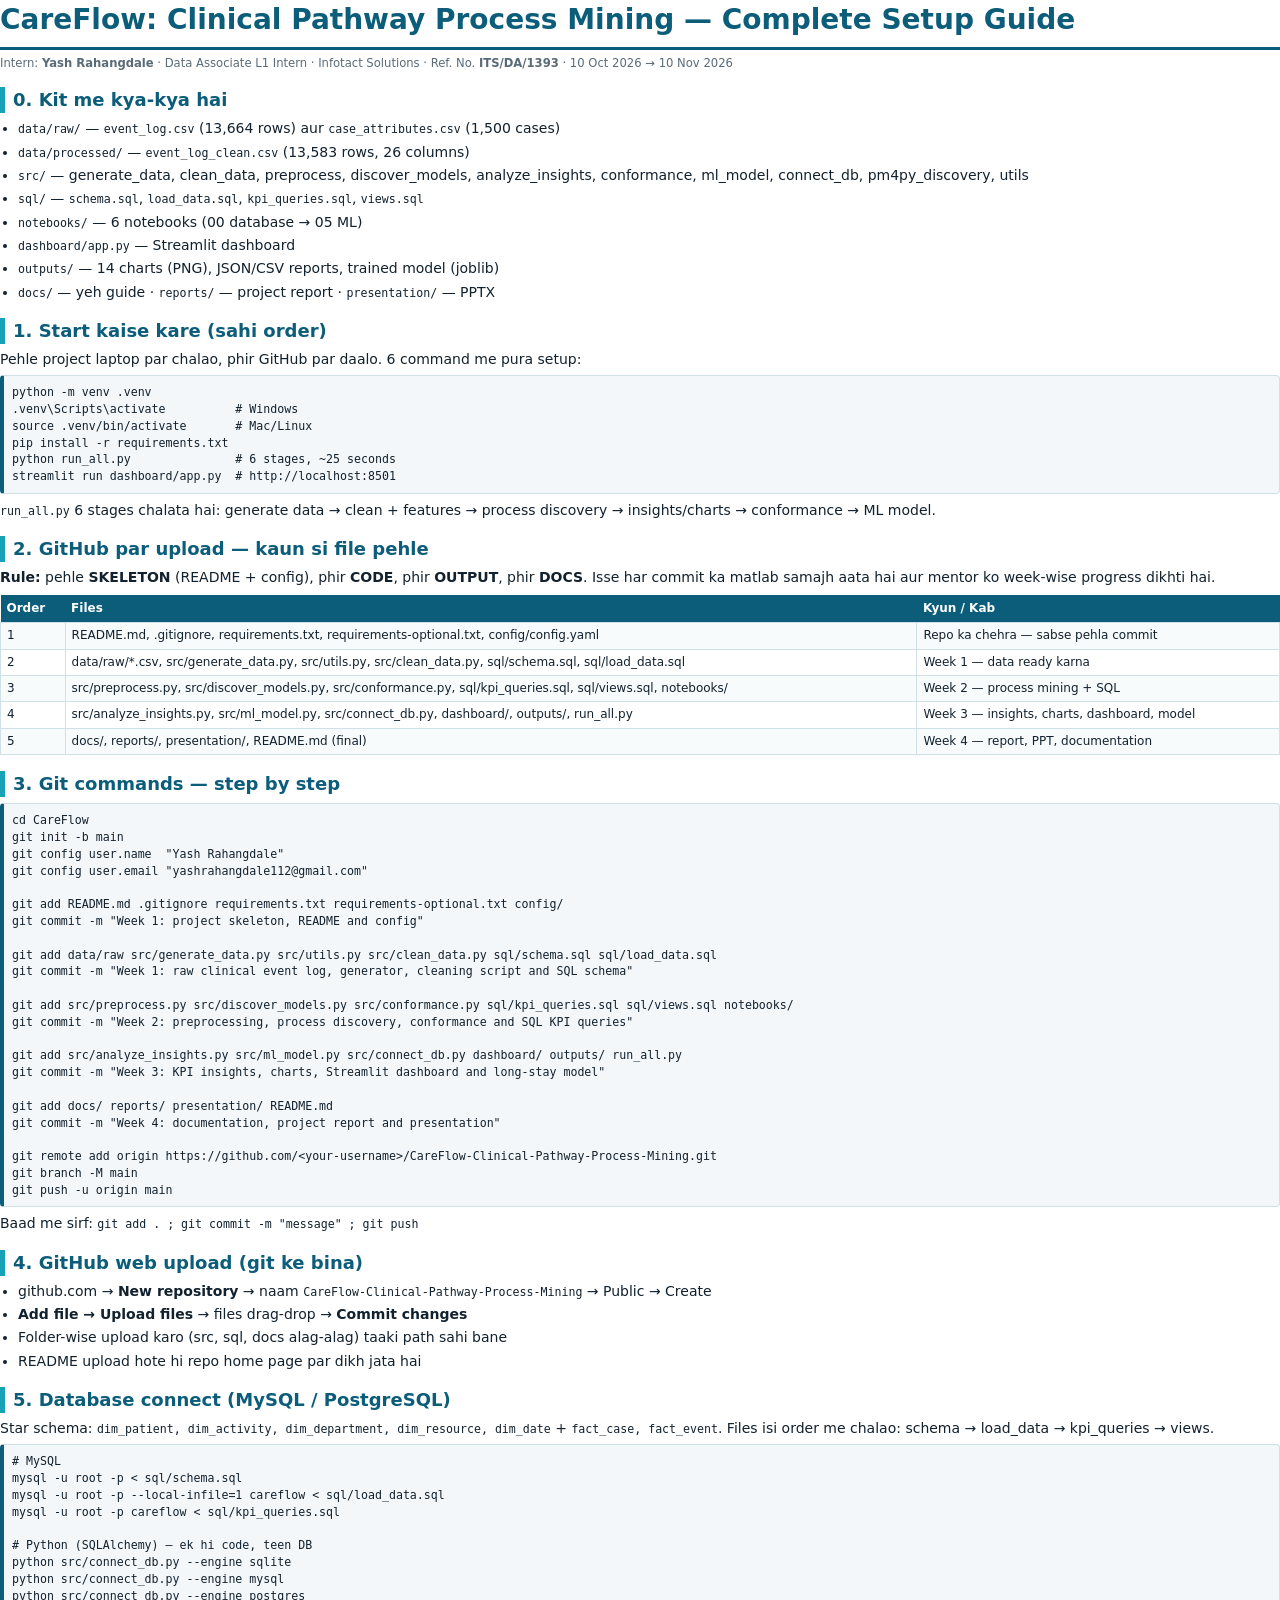
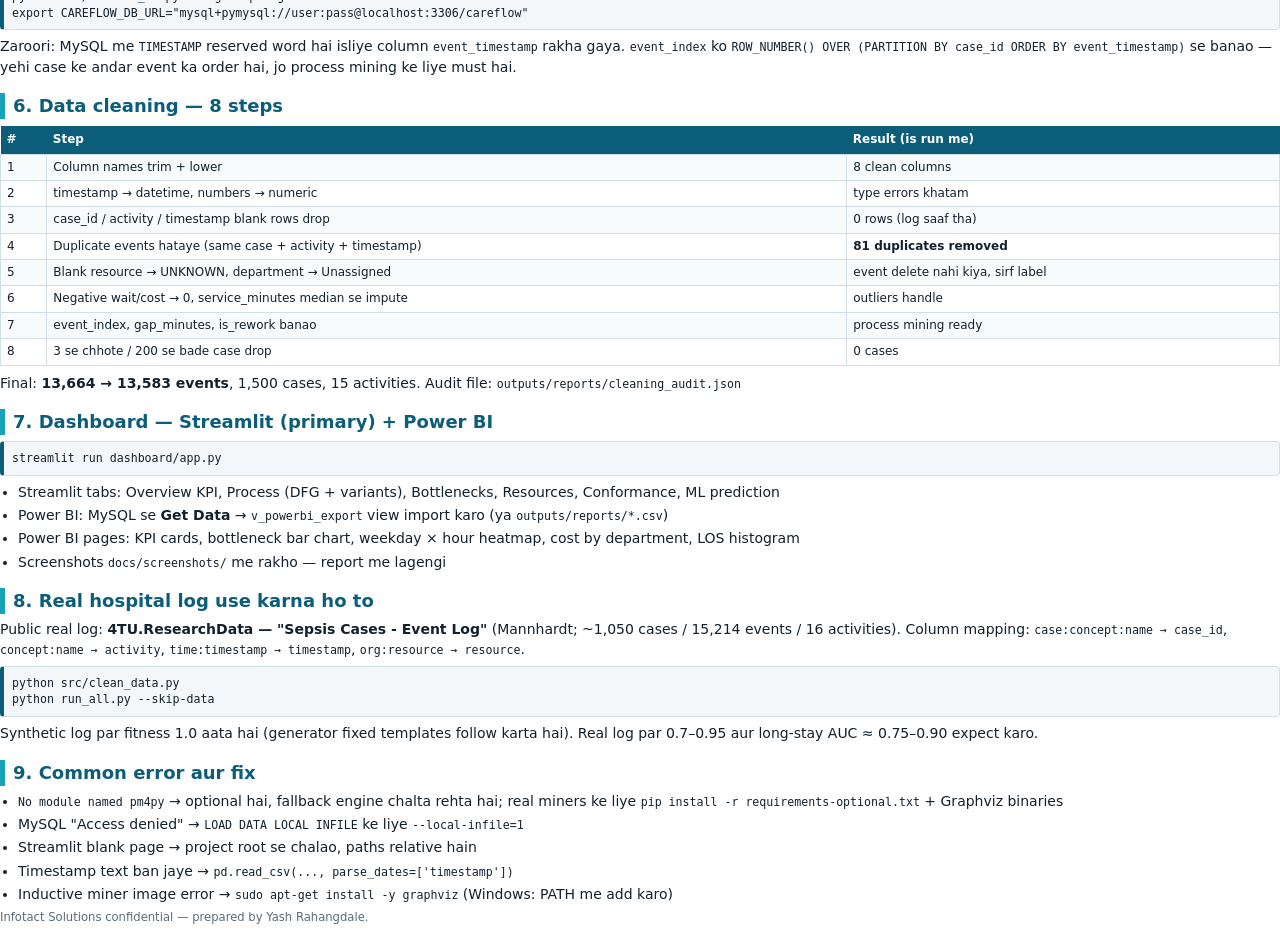
<file: CareFlow_Kit/CareFlow_Master/docs/index.html>
<!doctype html><html><head><meta charset="utf-8">
<title>CareFlow Setup Guide</title>
<style>
@page { size:A4; margin:14mm; }
body{font-family:"DejaVu Sans",Arial,sans-serif;font-size:10.5pt;color:#12212e;line-height:1.45;margin:0}
h1{font-size:21pt;color:#0b5d7a;border-bottom:3px solid #0b5d7a;padding-bottom:6px;margin:0 0 4px}
h2{font-size:13.5pt;color:#0b5d7a;margin:16px 0 5px;border-left:5px solid #17a2b8;padding-left:8px}
p{margin:5px 0}
code,pre{font-family:"DejaVu Sans Mono",monospace;font-size:8.7pt}
pre{background:#f3f7f9;border:1px solid #cfe0e6;border-left:4px solid #0b5d7a;padding:8px;white-space:pre-wrap;border-radius:4px;margin:6px 0}
table{border-collapse:collapse;width:100%;margin:7px 0;font-size:9pt}
th{background:#0b5d7a;color:#fff;text-align:left;padding:5px 6px}
td{border:1px solid #cfe0e6;padding:4px 6px;vertical-align:top}
tr:nth-child(even) td{background:#f7fbfc}
ul{margin:5px 0 5px 18px;padding:0}li{margin:3px 0}
.small{color:#5a6b78;font-size:8.7pt}
</style></head><body>
<h1>CareFlow: Clinical Pathway Process Mining — Complete Setup Guide</h1>
<p class="small">Intern: <b>Yash Rahangdale</b> · Data Associate L1 Intern · Infotact Solutions · Ref. No. <b>ITS/DA/1393</b> · 10 Oct 2026 → 10 Nov 2026</p>
<h2>0. Kit me kya-kya hai</h2>
<ul>
<li><code>data/raw/</code> — <code>event_log.csv</code> (13,664 rows) aur <code>case_attributes.csv</code> (1,500 cases)</li>
<li><code>data/processed/</code> — <code>event_log_clean.csv</code> (13,583 rows, 26 columns)</li>
<li><code>src/</code> — generate_data, clean_data, preprocess, discover_models, analyze_insights, conformance, ml_model, connect_db, pm4py_discovery, utils</li>
<li><code>sql/</code> — <code>schema.sql</code>, <code>load_data.sql</code>, <code>kpi_queries.sql</code>, <code>views.sql</code></li>
<li><code>notebooks/</code> — 6 notebooks (00 database → 05 ML)</li>
<li><code>dashboard/app.py</code> — Streamlit dashboard</li>
<li><code>outputs/</code> — 14 charts (PNG), JSON/CSV reports, trained model (joblib)</li>
<li><code>docs/</code> — yeh guide · <code>reports/</code> — project report · <code>presentation/</code> — PPTX</li>
</ul>
<h2>1. Start kaise kare (sahi order)</h2>
<p>Pehle project laptop par chalao, phir GitHub par daalo. 6 command me pura setup:</p>
<pre>python -m venv .venv
.venv\Scripts\activate          # Windows
source .venv/bin/activate       # Mac/Linux
pip install -r requirements.txt
python run_all.py               # 6 stages, ~25 seconds
streamlit run dashboard/app.py  # http://localhost:8501</pre>
<p><code>run_all.py</code> 6 stages chalata hai: generate data → clean + features → process discovery → insights/charts → conformance → ML model.</p>
<h2>2. GitHub par upload — kaun si file pehle</h2>
<p><b>Rule:</b> pehle <b>SKELETON</b> (README + config), phir <b>CODE</b>, phir <b>OUTPUT</b>, phir <b>DOCS</b>. Isse har commit ka matlab samajh aata hai aur mentor ko week-wise progress dikhti hai.</p>
<table>
<tr><th>Order</th><th>Files</th><th>Kyun / Kab</th></tr>
<tr><td>1</td><td>README.md, .gitignore, requirements.txt, requirements-optional.txt, config/config.yaml</td><td>Repo ka chehra — sabse pehla commit</td></tr>
<tr><td>2</td><td>data/raw/*.csv, src/generate_data.py, src/utils.py, src/clean_data.py, sql/schema.sql, sql/load_data.sql</td><td>Week 1 — data ready karna</td></tr>
<tr><td>3</td><td>src/preprocess.py, src/discover_models.py, src/conformance.py, sql/kpi_queries.sql, sql/views.sql, notebooks/</td><td>Week 2 — process mining + SQL</td></tr>
<tr><td>4</td><td>src/analyze_insights.py, src/ml_model.py, src/connect_db.py, dashboard/, outputs/, run_all.py</td><td>Week 3 — insights, charts, dashboard, model</td></tr>
<tr><td>5</td><td>docs/, reports/, presentation/, README.md (final)</td><td>Week 4 — report, PPT, documentation</td></tr>
</table>
<h2>3. Git commands — step by step</h2>
<pre>cd CareFlow
git init -b main
git config user.name  "Yash Rahangdale"
git config user.email "yashrahangdale112@gmail.com"

git add README.md .gitignore requirements.txt requirements-optional.txt config/
git commit -m "Week 1: project skeleton, README and config"

git add data/raw src/generate_data.py src/utils.py src/clean_data.py sql/schema.sql sql/load_data.sql
git commit -m "Week 1: raw clinical event log, generator, cleaning script and SQL schema"

git add src/preprocess.py src/discover_models.py src/conformance.py sql/kpi_queries.sql sql/views.sql notebooks/
git commit -m "Week 2: preprocessing, process discovery, conformance and SQL KPI queries"

git add src/analyze_insights.py src/ml_model.py src/connect_db.py dashboard/ outputs/ run_all.py
git commit -m "Week 3: KPI insights, charts, Streamlit dashboard and long-stay model"

git add docs/ reports/ presentation/ README.md
git commit -m "Week 4: documentation, project report and presentation"

git remote add origin https://github.com/&lt;your-username&gt;/CareFlow-Clinical-Pathway-Process-Mining.git
git branch -M main
git push -u origin main</pre>
<p>Baad me sirf: <code>git add . ; git commit -m "message" ; git push</code></p>
<h2>4. GitHub web upload (git ke bina)</h2>
<ul>
<li>github.com → <b>New repository</b> → naam <code>CareFlow-Clinical-Pathway-Process-Mining</code> → Public → Create</li>
<li><b>Add file → Upload files</b> → files drag-drop → <b>Commit changes</b></li>
<li>Folder-wise upload karo (src, sql, docs alag-alag) taaki path sahi bane</li>
<li>README upload hote hi repo home page par dikh jata hai</li>
</ul>
<h2>5. Database connect (MySQL / PostgreSQL)</h2>
<p>Star schema: <code>dim_patient, dim_activity, dim_department, dim_resource, dim_date</code> + <code>fact_case, fact_event</code>. Files isi order me chalao: schema → load_data → kpi_queries → views.</p>
<pre># MySQL
mysql -u root -p &lt; sql/schema.sql
mysql -u root -p --local-infile=1 careflow &lt; sql/load_data.sql
mysql -u root -p careflow &lt; sql/kpi_queries.sql

# Python (SQLAlchemy) — ek hi code, teen DB
python src/connect_db.py --engine sqlite
python src/connect_db.py --engine mysql
python src/connect_db.py --engine postgres
export CAREFLOW_DB_URL="mysql+pymysql://user:pass@localhost:3306/careflow"</pre>
<p>Zaroori: MySQL me <code>TIMESTAMP</code> reserved word hai isliye column <code>event_timestamp</code> rakha gaya. <code>event_index</code> ko <code>ROW_NUMBER() OVER (PARTITION BY case_id ORDER BY event_timestamp)</code> se banao — yehi case ke andar event ka order hai, jo process mining ke liye must hai.</p>
<h2>6. Data cleaning — 8 steps</h2>
<table>
<tr><th>#</th><th>Step</th><th>Result (is run me)</th></tr>
<tr><td>1</td><td>Column names trim + lower</td><td>8 clean columns</td></tr>
<tr><td>2</td><td>timestamp → datetime, numbers → numeric</td><td>type errors khatam</td></tr>
<tr><td>3</td><td>case_id / activity / timestamp blank rows drop</td><td>0 rows (log saaf tha)</td></tr>
<tr><td>4</td><td>Duplicate events hataye (same case + activity + timestamp)</td><td><b>81 duplicates removed</b></td></tr>
<tr><td>5</td><td>Blank resource → UNKNOWN, department → Unassigned</td><td>event delete nahi kiya, sirf label</td></tr>
<tr><td>6</td><td>Negative wait/cost → 0, service_minutes median se impute</td><td>outliers handle</td></tr>
<tr><td>7</td><td>event_index, gap_minutes, is_rework banao</td><td>process mining ready</td></tr>
<tr><td>8</td><td>3 se chhote / 200 se bade case drop</td><td>0 cases</td></tr>
</table>
<p>Final: <b>13,664 → 13,583 events</b>, 1,500 cases, 15 activities. Audit file: <code>outputs/reports/cleaning_audit.json</code></p>
<h2>7. Dashboard — Streamlit (primary) + Power BI</h2>
<pre>streamlit run dashboard/app.py</pre>
<ul>
<li>Streamlit tabs: Overview KPI, Process (DFG + variants), Bottlenecks, Resources, Conformance, ML prediction</li>
<li>Power BI: MySQL se <b>Get Data</b> → <code>v_powerbi_export</code> view import karo (ya <code>outputs/reports/*.csv</code>)</li>
<li>Power BI pages: KPI cards, bottleneck bar chart, weekday × hour heatmap, cost by department, LOS histogram</li>
<li>Screenshots <code>docs/screenshots/</code> me rakho — report me lagengi</li>
</ul>
<h2>8. Real hospital log use karna ho to</h2>
<p>Public real log: <b>4TU.ResearchData — "Sepsis Cases - Event Log"</b> (Mannhardt; ~1,050 cases / 15,214 events / 16 activities). Column mapping: <code>case:concept:name → case_id</code>, <code>concept:name → activity</code>, <code>time:timestamp → timestamp</code>, <code>org:resource → resource</code>.</p>
<pre>python src/clean_data.py
python run_all.py --skip-data</pre>
<p>Synthetic log par fitness 1.0 aata hai (generator fixed templates follow karta hai). Real log par 0.7–0.95 aur long-stay AUC ≈ 0.75–0.90 expect karo.</p>
<h2>9. Common error aur fix</h2>
<ul>
<li><code>No module named pm4py</code> → optional hai, fallback engine chalta rehta hai; real miners ke liye <code>pip install -r requirements-optional.txt</code> + Graphviz binaries</li>
<li>MySQL "Access denied" → <code>LOAD DATA LOCAL INFILE</code> ke liye <code>--local-infile=1</code></li>
<li>Streamlit blank page → project root se chalao, paths relative hain</li>
<li>Timestamp text ban jaye → <code>pd.read_csv(..., parse_dates=['timestamp'])</code></li>
<li>Inductive miner image error → <code>sudo apt-get install -y graphviz</code> (Windows: PATH me add karo)</li>
</ul>
<p class="small">Infotact Solutions confidential — prepared by Yash Rahangdale.</p>
</body></html>
</file>
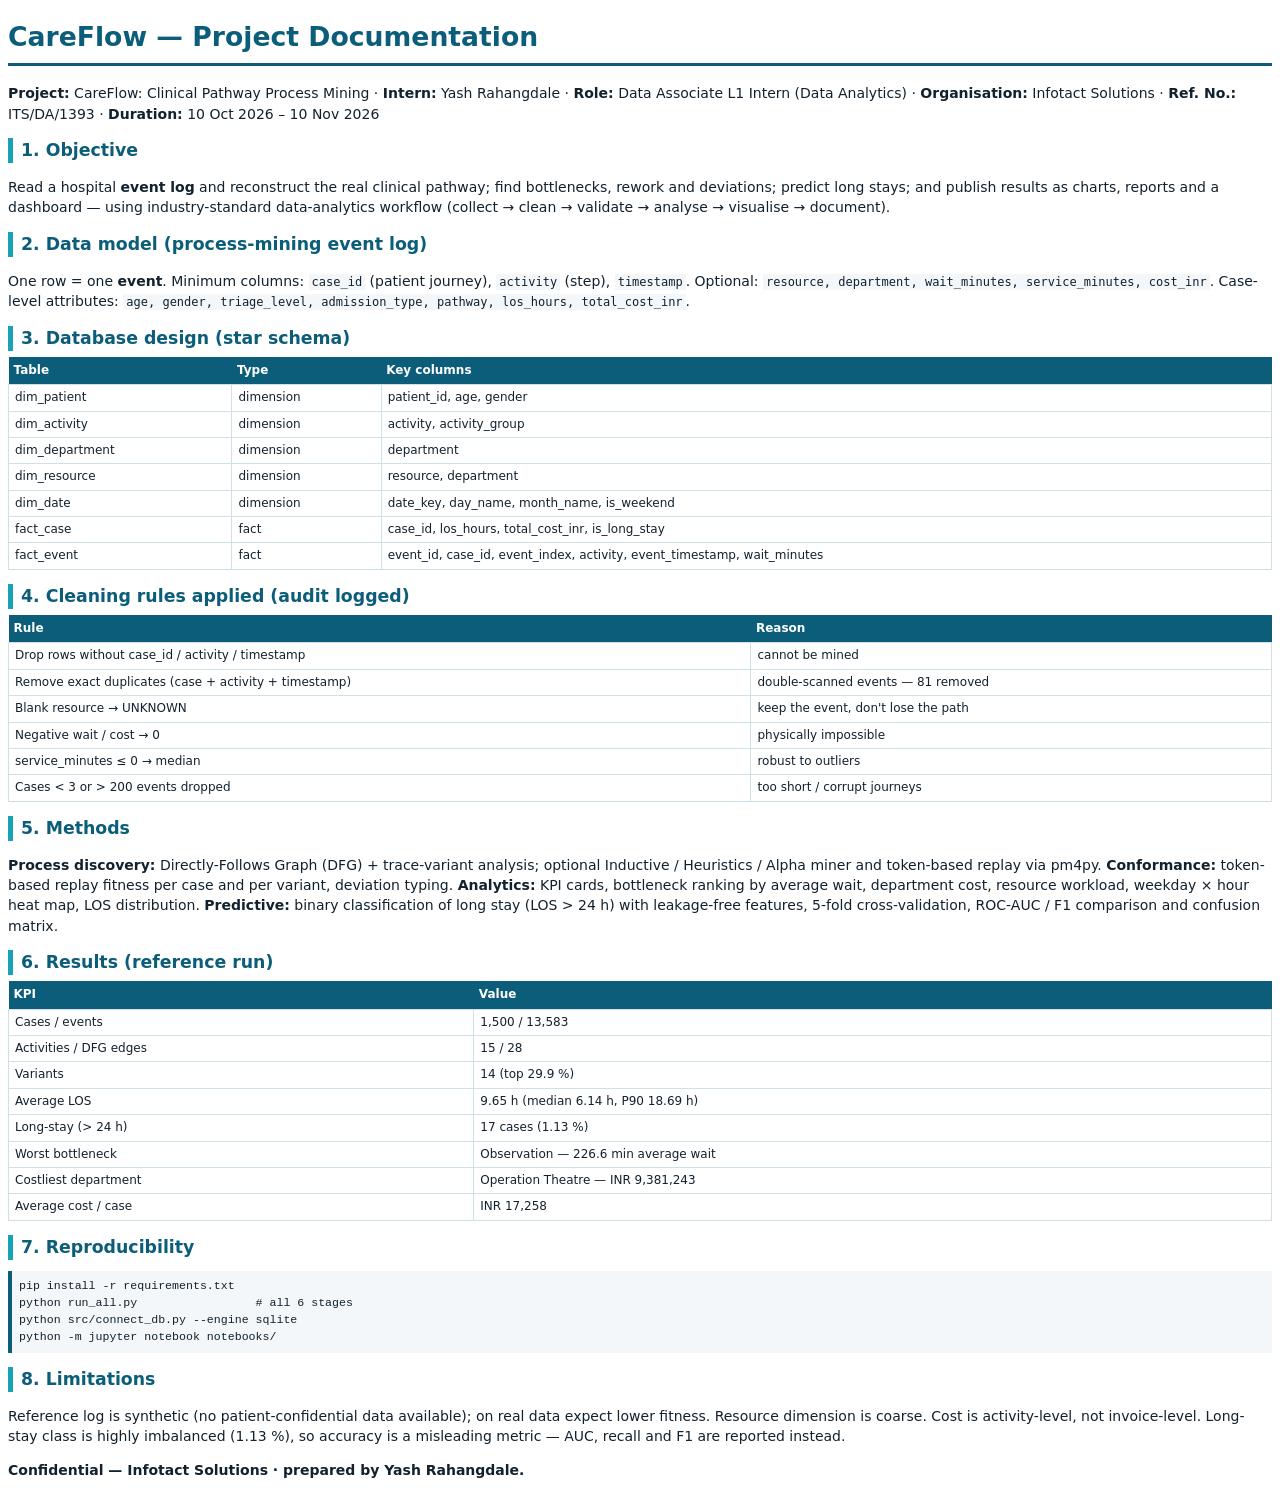
<file: CareFlow_Kit/CareFlow_Master/docs/documentation.html>
<!doctype html><html><head><meta charset="utf-8"><title>CareFlow Project Documentation</title>
<style>
@page{size:A4;margin:14mm}
body{font-family:"DejaVu Sans",Arial,sans-serif;font-size:10.5pt;line-height:1.45;color:#12212e}
h1{font-size:20pt;color:#0b5d7a;border-bottom:3px solid #0b5d7a;padding-bottom:6px}
h2{font-size:13pt;color:#0b5d7a;margin:14px 0 4px;border-left:5px solid #17a2b8;padding-left:8px}
table{border-collapse:collapse;width:100%;font-size:9pt;margin:6px 0}
th{background:#0b5d7a;color:#fff;text-align:left;padding:5px}
td{border:1px solid #cfe0e6;padding:4px 6px;vertical-align:top}
code{font-family:"DejaVu Sans Mono",monospace;font-size:9pt;background:#f3f7f9;padding:1px 3px}
pre{background:#f3f7f9;border-left:4px solid #0b5d7a;padding:7px;white-space:pre-wrap;font-size:8.7pt}
</style></head><body>
<h1>CareFlow — Project Documentation</h1>
<p><b>Project:</b> CareFlow: Clinical Pathway Process Mining · <b>Intern:</b> Yash Rahangdale ·
<b>Role:</b> Data Associate L1 Intern (Data Analytics) · <b>Organisation:</b> Infotact Solutions ·
<b>Ref. No.:</b> ITS/DA/1393 · <b>Duration:</b> 10 Oct 2026 – 10 Nov 2026</p>
<h2>1. Objective</h2>
<p>Read a hospital <b>event log</b> and reconstruct the real clinical pathway; find bottlenecks, rework and
deviations; predict long stays; and publish results as charts, reports and a dashboard — using
industry-standard data-analytics workflow (collect → clean → validate → analyse → visualise → document).</p>
<h2>2. Data model (process-mining event log)</h2>
<p>One row = one <b>event</b>. Minimum columns: <code>case_id</code> (patient journey),
<code>activity</code> (step), <code>timestamp</code>. Optional: <code>resource, department, wait_minutes,
service_minutes, cost_inr</code>. Case-level attributes: <code>age, gender, triage_level, admission_type,
pathway, los_hours, total_cost_inr</code>.</p>
<h2>3. Database design (star schema)</h2>
<table><tr><th>Table</th><th>Type</th><th>Key columns</th></tr>
<tr><td>dim_patient</td><td>dimension</td><td>patient_id, age, gender</td></tr>
<tr><td>dim_activity</td><td>dimension</td><td>activity, activity_group</td></tr>
<tr><td>dim_department</td><td>dimension</td><td>department</td></tr>
<tr><td>dim_resource</td><td>dimension</td><td>resource, department</td></tr>
<tr><td>dim_date</td><td>dimension</td><td>date_key, day_name, month_name, is_weekend</td></tr>
<tr><td>fact_case</td><td>fact</td><td>case_id, los_hours, total_cost_inr, is_long_stay</td></tr>
<tr><td>fact_event</td><td>fact</td><td>event_id, case_id, event_index, activity, event_timestamp, wait_minutes</td></tr></table>
<h2>4. Cleaning rules applied (audit logged)</h2>
<table><tr><th>Rule</th><th>Reason</th></tr>
<tr><td>Drop rows without case_id / activity / timestamp</td><td>cannot be mined</td></tr>
<tr><td>Remove exact duplicates (case + activity + timestamp)</td><td>double-scanned events — 81 removed</td></tr>
<tr><td>Blank resource → UNKNOWN</td><td>keep the event, don't lose the path</td></tr>
<tr><td>Negative wait / cost → 0</td><td>physically impossible</td></tr>
<tr><td>service_minutes ≤ 0 → median</td><td>robust to outliers</td></tr>
<tr><td>Cases &lt; 3 or &gt; 200 events dropped</td><td>too short / corrupt journeys</td></tr></table>
<h2>5. Methods</h2>
<p><b>Process discovery:</b> Directly-Follows Graph (DFG) + trace-variant analysis; optional Inductive /
Heuristics / Alpha miner and token-based replay via pm4py. <b>Conformance:</b> token-based replay fitness
per case and per variant, deviation typing. <b>Analytics:</b> KPI cards, bottleneck ranking by average wait,
department cost, resource workload, weekday × hour heat map, LOS distribution. <b>Predictive:</b> binary
classification of long stay (LOS &gt; 24 h) with leakage-free features, 5-fold cross-validation,
ROC-AUC / F1 comparison and confusion matrix.</p>
<h2>6. Results (reference run)</h2>
<table><tr><th>KPI</th><th>Value</th></tr>
<tr><td>Cases / events</td><td>1,500 / 13,583</td></tr>
<tr><td>Activities / DFG edges</td><td>15 / 28</td></tr>
<tr><td>Variants</td><td>14 (top 29.9 %)</td></tr>
<tr><td>Average LOS</td><td>9.65 h (median 6.14 h, P90 18.69 h)</td></tr>
<tr><td>Long-stay (&gt; 24 h)</td><td>17 cases (1.13 %)</td></tr>
<tr><td>Worst bottleneck</td><td>Observation — 226.6 min average wait</td></tr>
<tr><td>Costliest department</td><td>Operation Theatre — INR 9,381,243</td></tr>
<tr><td>Average cost / case</td><td>INR 17,258</td></tr></table>
<h2>7. Reproducibility</h2>
<pre>pip install -r requirements.txt
python run_all.py                 # all 6 stages
python src/connect_db.py --engine sqlite
python -m jupyter notebook notebooks/</pre>
<h2>8. Limitations</h2>
<p>Reference log is synthetic (no patient-confidential data available); on real data expect lower fitness.
Resource dimension is coarse. Cost is activity-level, not invoice-level. Long-stay class is highly
imbalanced (1.13 %), so accuracy is a misleading metric — AUC, recall and F1 are reported instead.</p>
<p><b>Confidential — Infotact Solutions · prepared by Yash Rahangdale.</b></p>
</body></html>
</file>
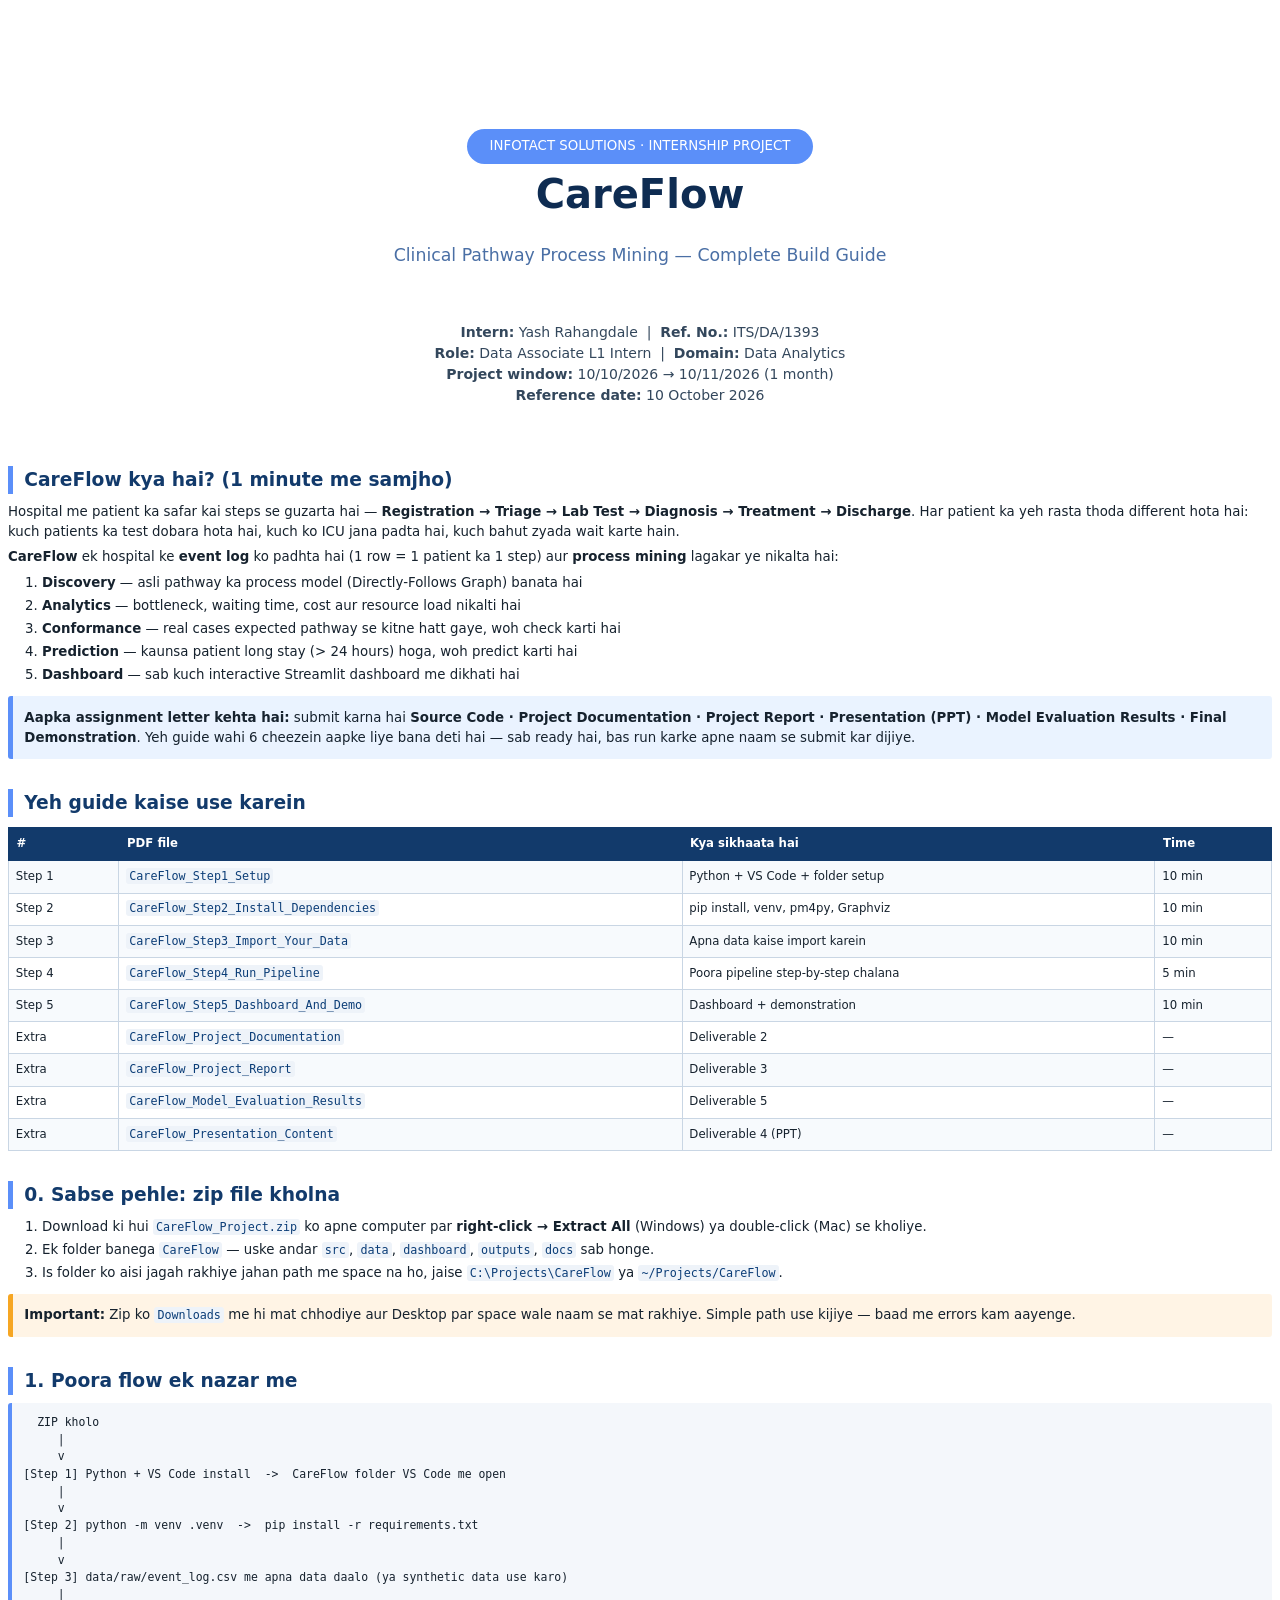
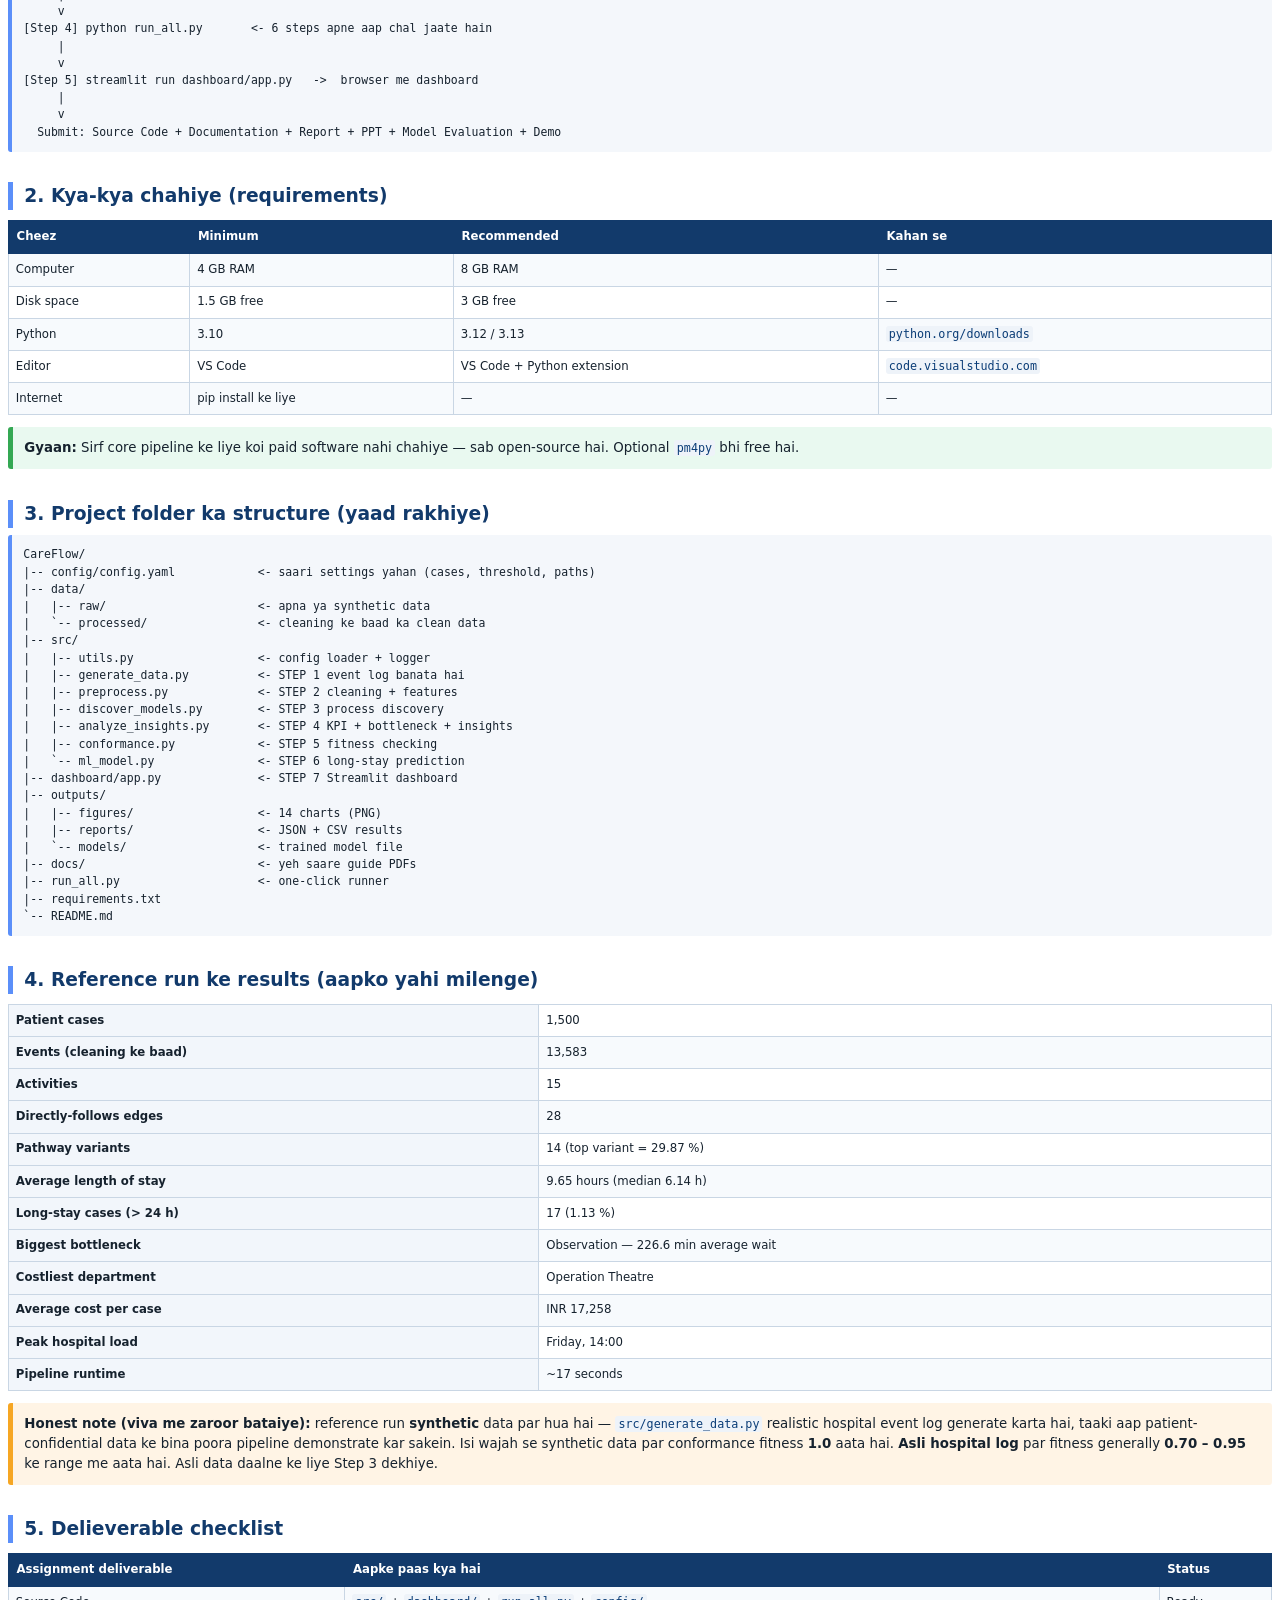
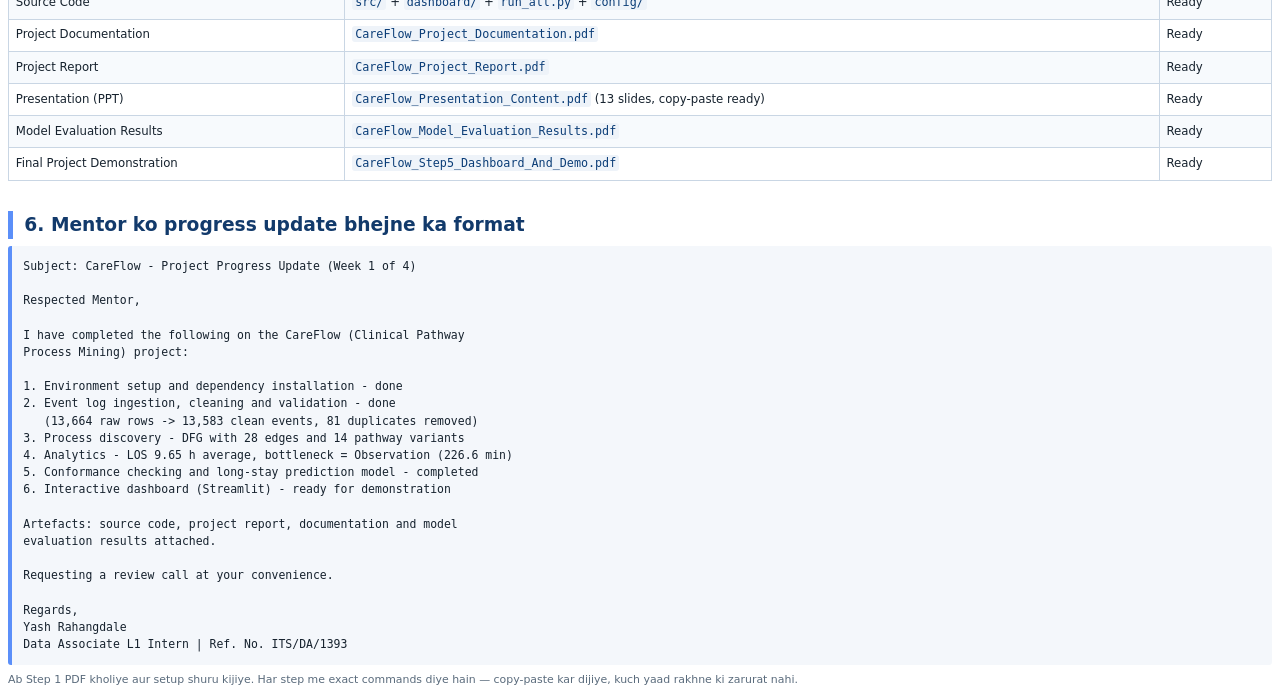
<file: CareFlow_Kit/CareFlow_Master/docs/master.html>
<!DOCTYPE html><html><head><meta charset="utf-8"><link rel="stylesheet" href="style.css"></head><body>

<div class="cover">
  <div class="badge">INFOTACT SOLUTIONS · INTERNSHIP PROJECT</div>
  <h1>CareFlow</h1>
  <div class="sub">Clinical Pathway Process Mining — Complete Build Guide</div>
  <div class="meta">
    <b>Intern:</b> Yash Rahangdale &nbsp;|&nbsp; <b>Ref. No.:</b> ITS/DA/1393<br>
    <b>Role:</b> Data Associate L1 Intern &nbsp;|&nbsp; <b>Domain:</b> Data Analytics<br>
    <b>Project window:</b> 10/10/2026 → 10/11/2026 (1 month)<br>
    <b>Reference date:</b> 10 October 2026
  </div>
</div>

<h2>CareFlow kya hai? (1 minute me samjho)</h2>
<p>Hospital me patient ka safar kai steps se guzarta hai — <b>Registration → Triage → Lab Test →
Diagnosis → Treatment → Discharge</b>. Har patient ka yeh rasta thoda different hota hai: kuch
patients ka test dobara hota hai, kuch ko ICU jana padta hai, kuch bahut zyada wait karte hain.</p>
<p><b>CareFlow</b> ek hospital ke <b>event log</b> ko padhta hai (1 row = 1 patient ka 1 step) aur
<b>process mining</b> lagakar ye nikalta hai:</p>
<ol>
<li><b>Discovery</b> — asli pathway ka process model (Directly-Follows Graph) banata hai</li>
<li><b>Analytics</b> — bottleneck, waiting time, cost aur resource load nikalti hai</li>
<li><b>Conformance</b> — real cases expected pathway se kitne hatt gaye, woh check karti hai</li>
<li><b>Prediction</b> — kaunsa patient long stay (&gt; 24 hours) hoga, woh predict karti hai</li>
<li><b>Dashboard</b> — sab kuch interactive Streamlit dashboard me dikhati hai</li>
</ol>

<div class="box">
<b>Aapka assignment letter kehta hai:</b> submit karna hai <b>Source Code · Project Documentation ·
Project Report · Presentation (PPT) · Model Evaluation Results · Final Demonstration</b>.
Yeh guide wahi 6 cheezein aapke liye bana deti hai — sab ready hai, bas run karke apne naam se
submit kar dijiye.
</div>

<h2>Yeh guide kaise use karein</h2>
<table>
<tr><th>#</th><th>PDF file</th><th>Kya sikhaata hai</th><th>Time</th></tr>
<tr><td>Step 1</td><td><code>CareFlow_Step1_Setup</code></td><td>Python + VS Code + folder setup</td><td>10 min</td></tr>
<tr><td>Step 2</td><td><code>CareFlow_Step2_Install_Dependencies</code></td><td>pip install, venv, pm4py, Graphviz</td><td>10 min</td></tr>
<tr><td>Step 3</td><td><code>CareFlow_Step3_Import_Your_Data</code></td><td>Apna data kaise import karein</td><td>10 min</td></tr>
<tr><td>Step 4</td><td><code>CareFlow_Step4_Run_Pipeline</code></td><td>Poora pipeline step-by-step chalana</td><td>5 min</td></tr>
<tr><td>Step 5</td><td><code>CareFlow_Step5_Dashboard_And_Demo</code></td><td>Dashboard + demonstration</td><td>10 min</td></tr>
<tr><td>Extra</td><td><code>CareFlow_Project_Documentation</code></td><td>Deliverable 2</td><td>—</td></tr>
<tr><td>Extra</td><td><code>CareFlow_Project_Report</code></td><td>Deliverable 3</td><td>—</td></tr>
<tr><td>Extra</td><td><code>CareFlow_Model_Evaluation_Results</code></td><td>Deliverable 5</td><td>—</td></tr>
<tr><td>Extra</td><td><code>CareFlow_Presentation_Content</code></td><td>Deliverable 4 (PPT)</td><td>—</td></tr>
</table>

<h2>0. Sabse pehle: zip file kholna</h2>
<ol>
<li>Download ki hui <code>CareFlow_Project.zip</code> ko apne computer par <b>right-click → Extract All</b>
(Windows) ya double-click (Mac) se kholiye.</li>
<li>Ek folder banega <code>CareFlow</code> — uske andar <code>src</code>, <code>data</code>,
<code>dashboard</code>, <code>outputs</code>, <code>docs</code> sab honge.</li>
<li>Is folder ko aisi jagah rakhiye jahan path me space na ho, jaise
<code>C:\Projects\CareFlow</code> ya <code>~/Projects/CareFlow</code>.</li>
</ol>

<div class="warn">
<b>Important:</b> Zip ko <code>Downloads</code> me hi mat chhodiye aur Desktop par
space wale naam se mat rakhiye. Simple path use kijiye — baad me errors kam aayenge.
</div>

<h2>1. Poora flow ek nazar me</h2>
<pre>
  ZIP kholo
     |
     v
[Step 1] Python + VS Code install  ->  CareFlow folder VS Code me open
     |
     v
[Step 2] python -m venv .venv  ->  pip install -r requirements.txt
     |
     v
[Step 3] data/raw/event_log.csv me apna data daalo (ya synthetic data use karo)
     |
     v
[Step 4] python run_all.py       <- 6 steps apne aap chal jaate hain
     |
     v
[Step 5] streamlit run dashboard/app.py   ->  browser me dashboard
     |
     v
  Submit: Source Code + Documentation + Report + PPT + Model Evaluation + Demo
</pre>

<h2>2. Kya-kya chahiye (requirements)</h2>
<table>
<tr><th>Cheez</th><th>Minimum</th><th>Recommended</th><th>Kahan se</th></tr>
<tr><td>Computer</td><td>4 GB RAM</td><td>8 GB RAM</td><td>—</td></tr>
<tr><td>Disk space</td><td>1.5 GB free</td><td>3 GB free</td><td>—</td></tr>
<tr><td>Python</td><td>3.10</td><td>3.12 / 3.13</td><td><code>python.org/downloads</code></td></tr>
<tr><td>Editor</td><td>VS Code</td><td>VS Code + Python extension</td><td><code>code.visualstudio.com</code></td></tr>
<tr><td>Internet</td><td>pip install ke liye</td><td>—</td><td>—</td></tr>
</table>

<div class="ok">
<b>Gyaan:</b> Sirf core pipeline ke liye koi paid software nahi chahiye — sab open-source hai.
Optional <code>pm4py</code> bhi free hai.
</div>

<h2>3. Project folder ka structure (yaad rakhiye)</h2>
<pre>
CareFlow/
|-- config/config.yaml            <- saari settings yahan (cases, threshold, paths)
|-- data/
|   |-- raw/                      <- apna ya synthetic data
|   `-- processed/                <- cleaning ke baad ka clean data
|-- src/
|   |-- utils.py                  <- config loader + logger
|   |-- generate_data.py          <- STEP 1 event log banata hai
|   |-- preprocess.py             <- STEP 2 cleaning + features
|   |-- discover_models.py        <- STEP 3 process discovery
|   |-- analyze_insights.py       <- STEP 4 KPI + bottleneck + insights
|   |-- conformance.py            <- STEP 5 fitness checking
|   `-- ml_model.py               <- STEP 6 long-stay prediction
|-- dashboard/app.py              <- STEP 7 Streamlit dashboard
|-- outputs/
|   |-- figures/                  <- 14 charts (PNG)
|   |-- reports/                  <- JSON + CSV results
|   `-- models/                   <- trained model file
|-- docs/                         <- yeh saare guide PDFs
|-- run_all.py                    <- one-click runner
|-- requirements.txt
`-- README.md
</pre>

<h2>4. Reference run ke results (aapko yahi milenge)</h2>
<table class="kv">
<tr><td>Patient cases</td><td>1,500</td></tr>
<tr><td>Events (cleaning ke baad)</td><td>13,583</td></tr>
<tr><td>Activities</td><td>15</td></tr>
<tr><td>Directly-follows edges</td><td>28</td></tr>
<tr><td>Pathway variants</td><td>14 (top variant = 29.87 %)</td></tr>
<tr><td>Average length of stay</td><td>9.65 hours (median 6.14 h)</td></tr>
<tr><td>Long-stay cases (&gt; 24 h)</td><td>17 (1.13 %)</td></tr>
<tr><td>Biggest bottleneck</td><td>Observation — 226.6 min average wait</td></tr>
<tr><td>Costliest department</td><td>Operation Theatre</td></tr>
<tr><td>Average cost per case</td><td>INR 17,258</td></tr>
<tr><td>Peak hospital load</td><td>Friday, 14:00</td></tr>
<tr><td>Pipeline runtime</td><td>~17 seconds</td></tr>
</table>

<div class="warn">
<b>Honest note (viva me zaroor bataiye):</b> reference run <b>synthetic</b> data par hua hai —
<code>src/generate_data.py</code> realistic hospital event log generate karta hai, taaki aap
patient-confidential data ke bina poora pipeline demonstrate kar sakein. Isi wajah se synthetic
data par conformance fitness <b>1.0</b> aata hai. <b>Asli hospital log</b> par fitness generally
<b>0.70 – 0.95</b> ke range me aata hai. Asli data daalne ke liye Step 3 dekhiye.
</div>

<h2>5. Delieverable checklist</h2>
<table>
<tr><th>Assignment deliverable</th><th>Aapke paas kya hai</th><th>Status</th></tr>
<tr><td>Source Code</td><td><code>src/</code> + <code>dashboard/</code> + <code>run_all.py</code> + <code>config/</code></td><td>Ready</td></tr>
<tr><td>Project Documentation</td><td><code>CareFlow_Project_Documentation.pdf</code></td><td>Ready</td></tr>
<tr><td>Project Report</td><td><code>CareFlow_Project_Report.pdf</code></td><td>Ready</td></tr>
<tr><td>Presentation (PPT)</td><td><code>CareFlow_Presentation_Content.pdf</code> (13 slides, copy-paste ready)</td><td>Ready</td></tr>
<tr><td>Model Evaluation Results</td><td><code>CareFlow_Model_Evaluation_Results.pdf</code></td><td>Ready</td></tr>
<tr><td>Final Project Demonstration</td><td><code>CareFlow_Step5_Dashboard_And_Demo.pdf</code></td><td>Ready</td></tr>
</table>

<h2>6. Mentor ko progress update bhejne ka format</h2>
<pre>
Subject: CareFlow - Project Progress Update (Week 1 of 4)

Respected Mentor,

I have completed the following on the CareFlow (Clinical Pathway
Process Mining) project:

1. Environment setup and dependency installation - done
2. Event log ingestion, cleaning and validation - done
   (13,664 raw rows -> 13,583 clean events, 81 duplicates removed)
3. Process discovery - DFG with 28 edges and 14 pathway variants
4. Analytics - LOS 9.65 h average, bottleneck = Observation (226.6 min)
5. Conformance checking and long-stay prediction model - completed
6. Interactive dashboard (Streamlit) - ready for demonstration

Artefacts: source code, project report, documentation and model
evaluation results attached.

Requesting a review call at your convenience.

Regards,
Yash Rahangdale
Data Associate L1 Intern | Ref. No. ITS/DA/1393
</pre>

<p class="small">Ab Step 1 PDF kholiye aur setup shuru kijiye. Har step me exact commands diye hain —
copy-paste kar dijiye, kuch yaad rakhne ki zarurat nahi.</p>

</body></html>
</file>
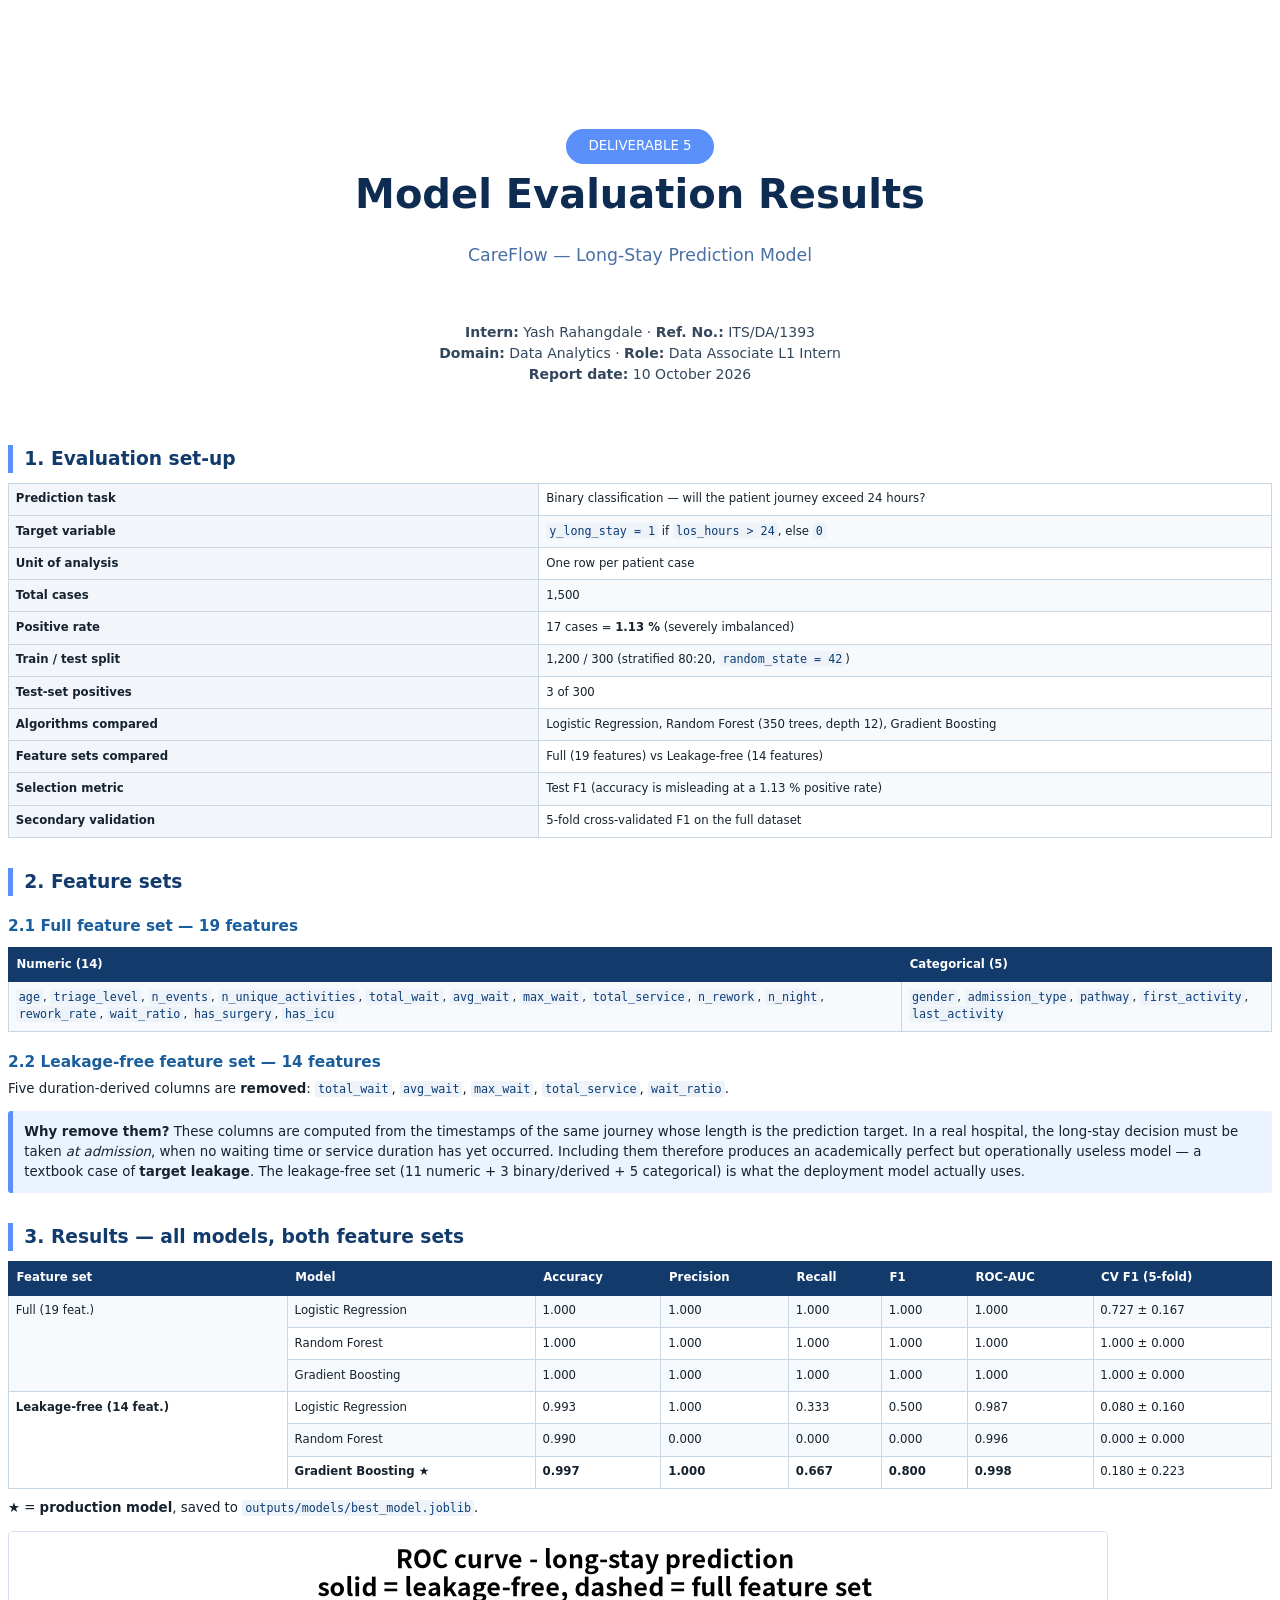
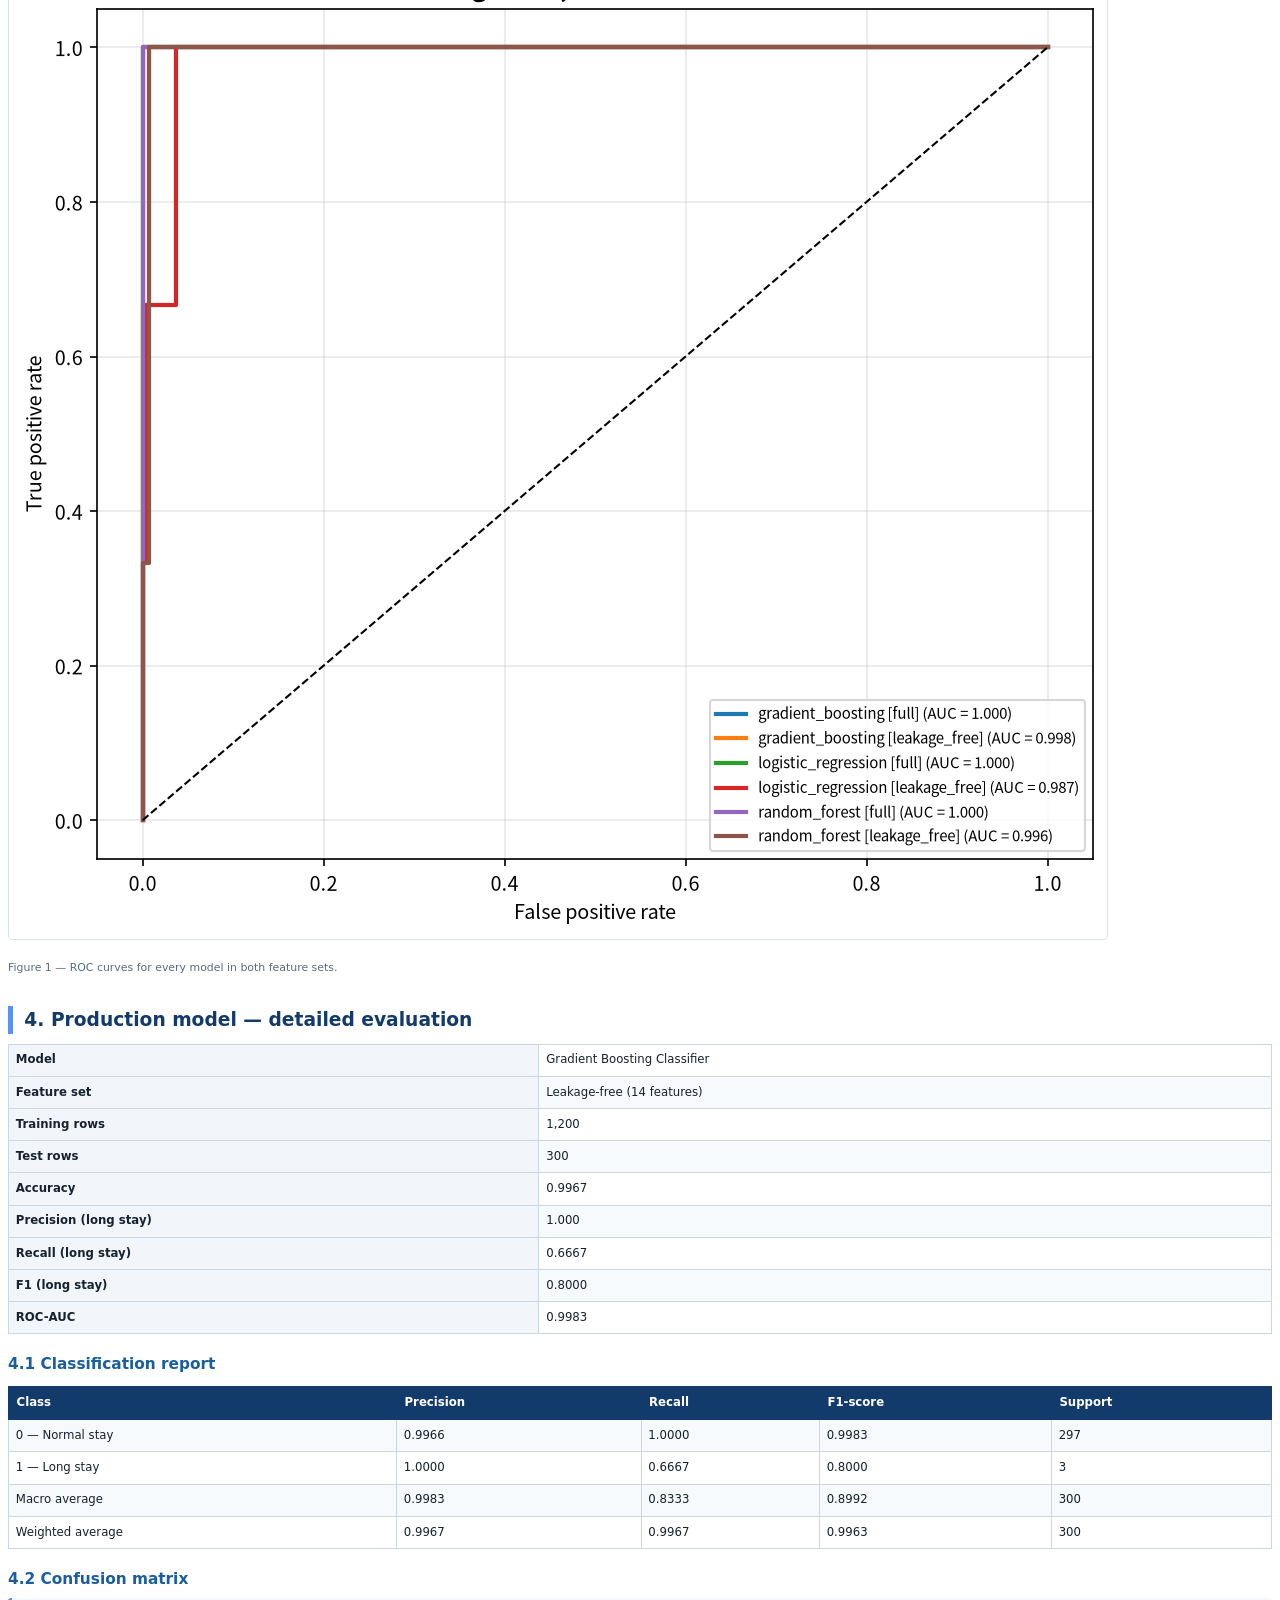
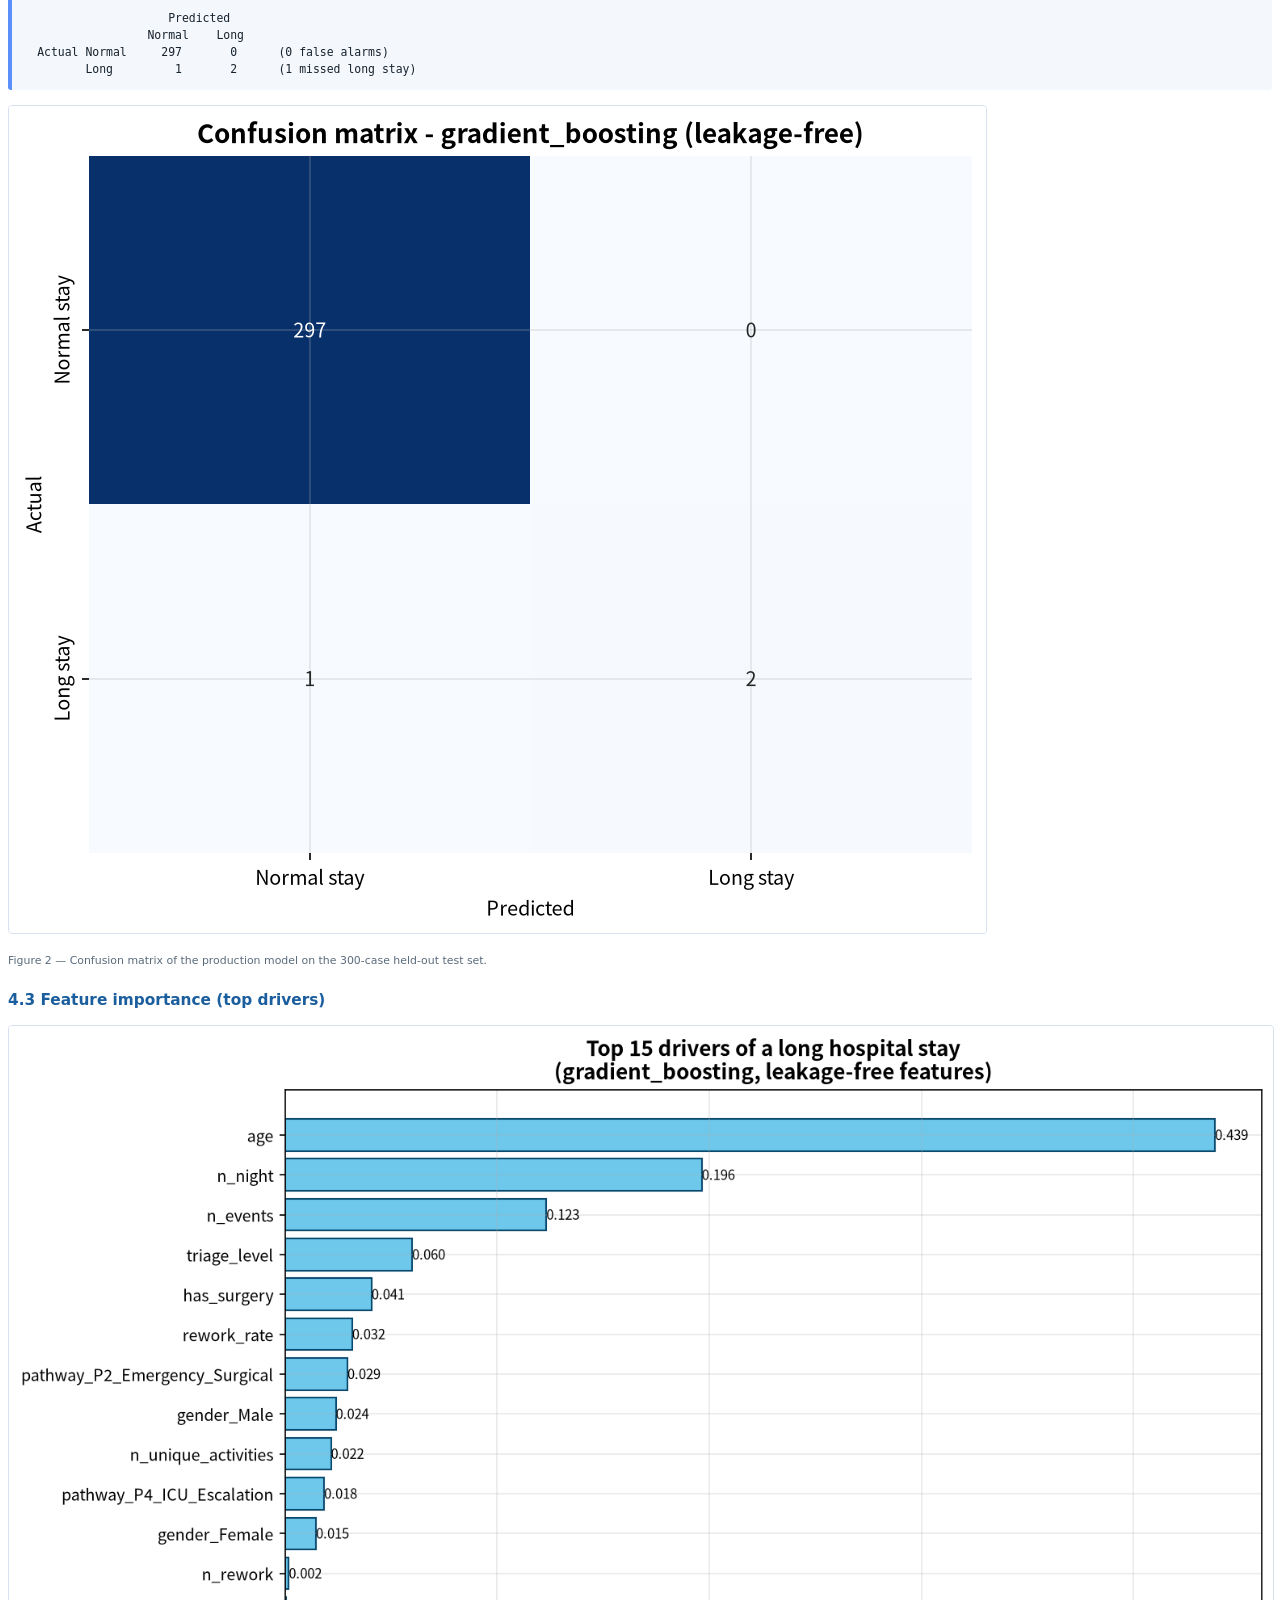
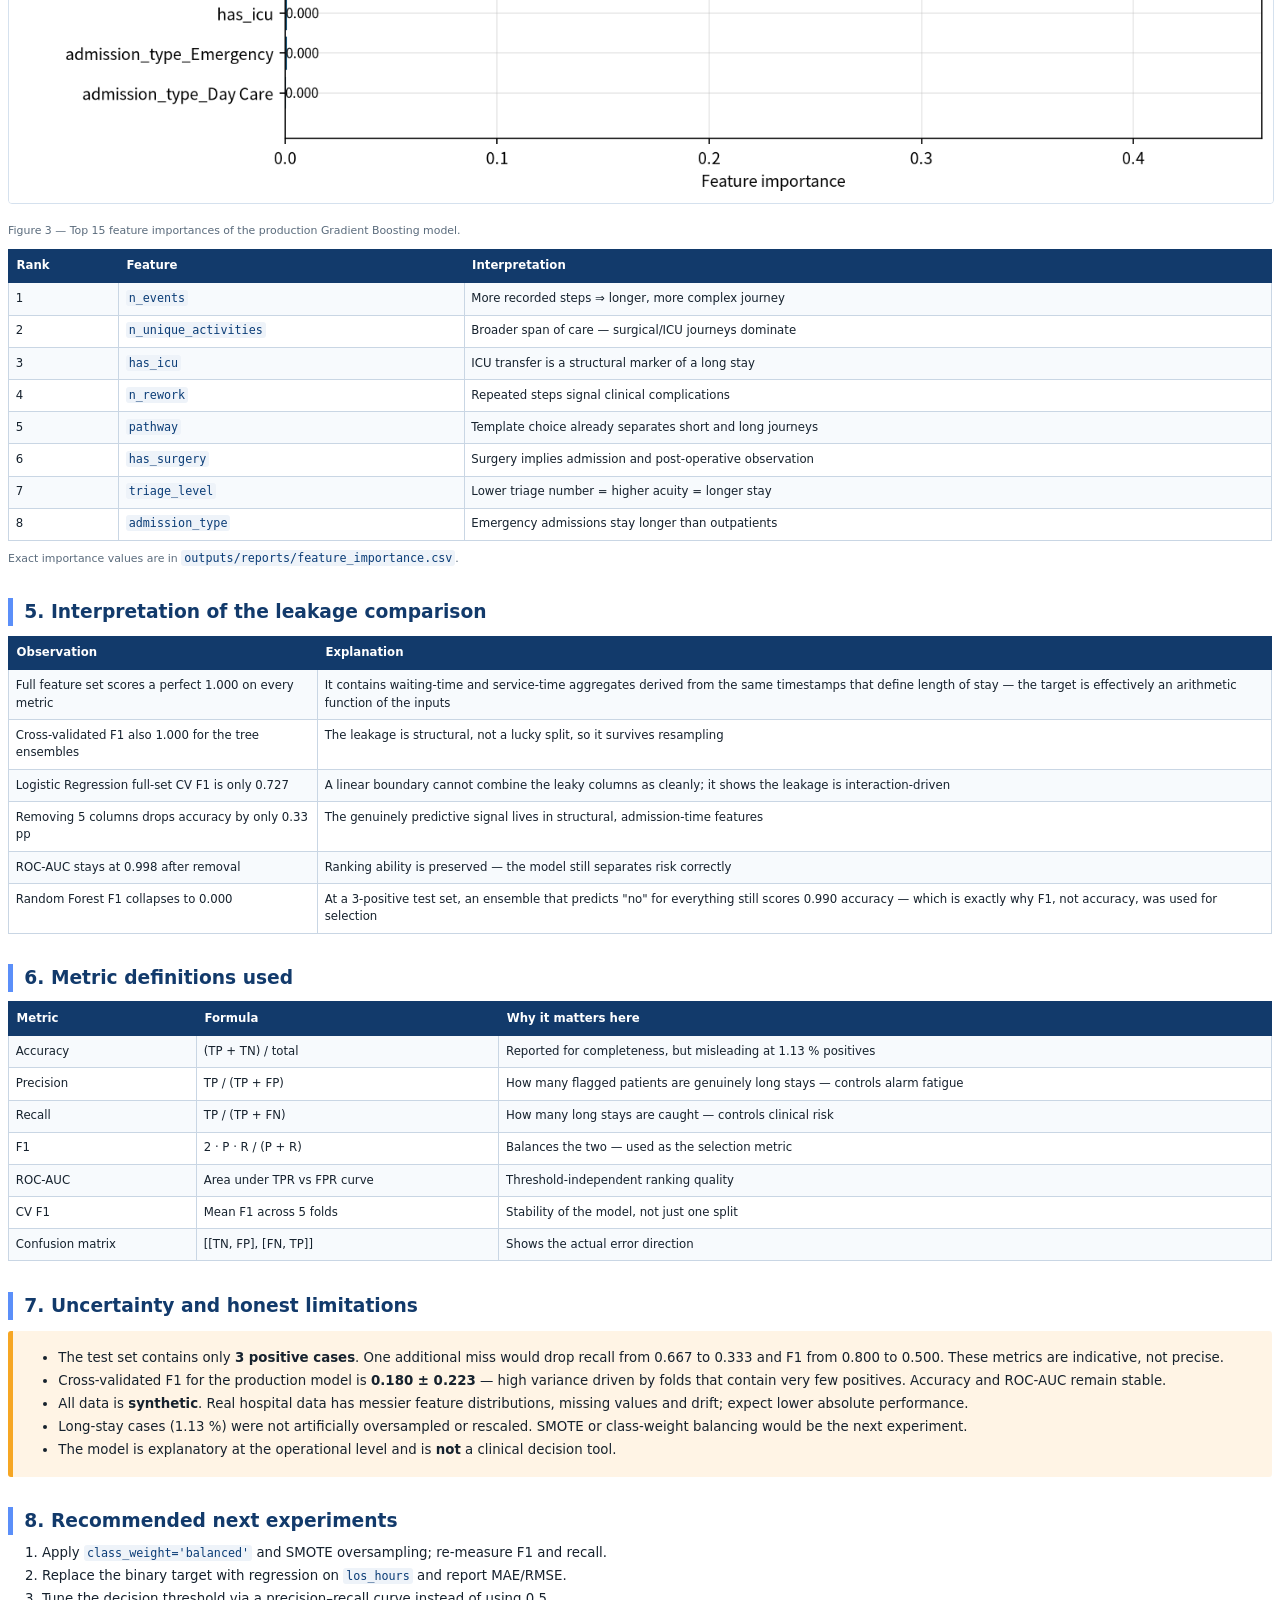
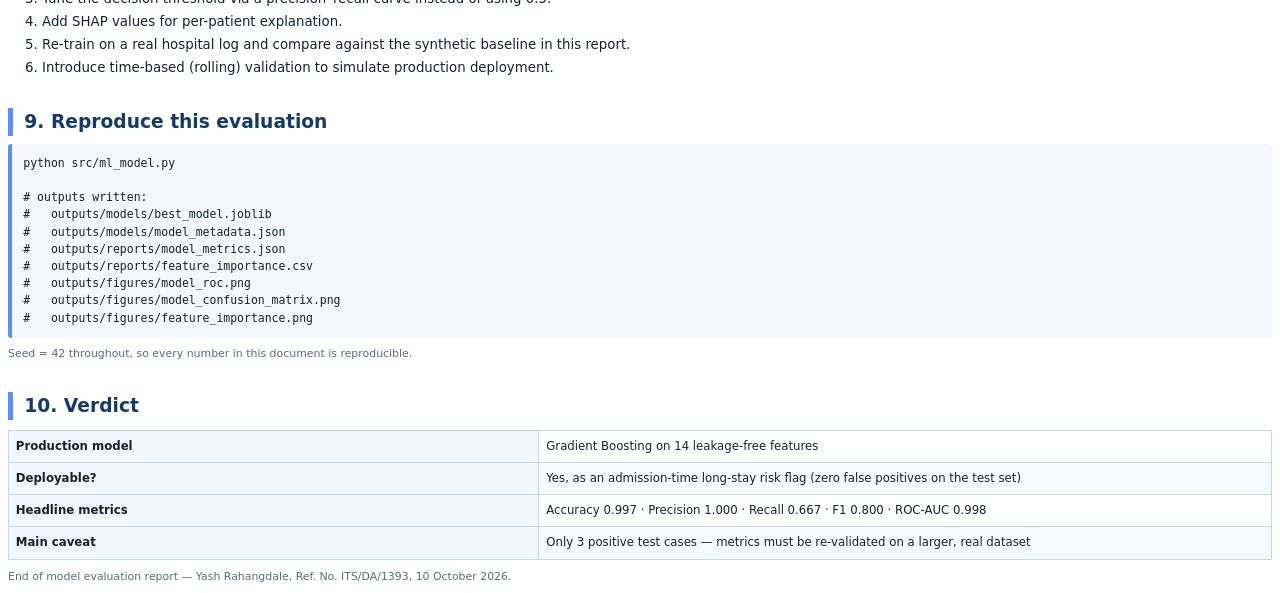
<file: CareFlow_Kit/CareFlow_Master/docs/model_eval.html>
<!DOCTYPE html><html><head><meta charset="utf-8"><link rel="stylesheet" href="style.css"></head><body>

<div class="cover">
  <div class="badge">DELIVERABLE 5</div>
  <h1>Model Evaluation Results</h1>
  <div class="sub">CareFlow — Long-Stay Prediction Model</div>
  <div class="meta">
    <b>Intern:</b> Yash Rahangdale · <b>Ref. No.:</b> ITS/DA/1393<br>
    <b>Domain:</b> Data Analytics · <b>Role:</b> Data Associate L1 Intern<br>
    <b>Report date:</b> 10 October 2026
  </div>
</div>

<h2>1. Evaluation set-up</h2>
<table class="kv">
<tr><td>Prediction task</td><td>Binary classification — will the patient journey exceed 24 hours?</td></tr>
<tr><td>Target variable</td><td><code>y_long_stay = 1</code> if <code>los_hours &gt; 24</code>, else <code>0</code></td></tr>
<tr><td>Unit of analysis</td><td>One row per patient case</td></tr>
<tr><td>Total cases</td><td>1,500</td></tr>
<tr><td>Positive rate</td><td>17 cases = <b>1.13 %</b> (severely imbalanced)</td></tr>
<tr><td>Train / test split</td><td>1,200 / 300 (stratified 80:20, <code>random_state = 42</code>)</td></tr>
<tr><td>Test-set positives</td><td>3 of 300</td></tr>
<tr><td>Algorithms compared</td><td>Logistic Regression, Random Forest (350 trees, depth 12), Gradient Boosting</td></tr>
<tr><td>Feature sets compared</td><td>Full (19 features) vs Leakage-free (14 features)</td></tr>
<tr><td>Selection metric</td><td>Test F1 (accuracy is misleading at a 1.13 % positive rate)</td></tr>
<tr><td>Secondary validation</td><td>5-fold cross-validated F1 on the full dataset</td></tr>
</table>

<h2>2. Feature sets</h2>
<h3>2.1 Full feature set — 19 features</h3>
<table>
<tr><th>Numeric (14)</th><th>Categorical (5)</th></tr>
<tr><td><code>age</code>, <code>triage_level</code>, <code>n_events</code>,
<code>n_unique_activities</code>, <code>total_wait</code>, <code>avg_wait</code>,
<code>max_wait</code>, <code>total_service</code>, <code>n_rework</code>, <code>n_night</code>,
<code>rework_rate</code>, <code>wait_ratio</code>, <code>has_surgery</code>, <code>has_icu</code></td>
<td><code>gender</code>, <code>admission_type</code>, <code>pathway</code>,
<code>first_activity</code>, <code>last_activity</code></td></tr>
</table>

<h3>2.2 Leakage-free feature set — 14 features</h3>
<p>Five duration-derived columns are <b>removed</b>: <code>total_wait</code>,
<code>avg_wait</code>, <code>max_wait</code>, <code>total_service</code>,
<code>wait_ratio</code>.</p>
<div class="box">
<b>Why remove them?</b> These columns are computed from the timestamps of the same journey whose
length is the prediction target. In a real hospital, the long-stay decision must be taken
<i>at admission</i>, when no waiting time or service duration has yet occurred. Including them
therefore produces an academically perfect but operationally useless model — a textbook case of
<b>target leakage</b>. The leakage-free set (11 numeric + 3 binary/derived + 5 categorical) is what
the deployment model actually uses.
</div>

<h2 class="pagebreak">3. Results — all models, both feature sets</h2>
<table>
<tr><th>Feature set</th><th>Model</th><th>Accuracy</th><th>Precision</th><th>Recall</th><th>F1</th><th>ROC-AUC</th><th>CV F1 (5-fold)</th></tr>
<tr><td rowspan="3">Full (19 feat.)</td><td>Logistic Regression</td><td>1.000</td><td>1.000</td><td>1.000</td><td>1.000</td><td>1.000</td><td>0.727 ± 0.167</td></tr>
<tr><td>Random Forest</td><td>1.000</td><td>1.000</td><td>1.000</td><td>1.000</td><td>1.000</td><td>1.000 ± 0.000</td></tr>
<tr><td>Gradient Boosting</td><td>1.000</td><td>1.000</td><td>1.000</td><td>1.000</td><td>1.000</td><td>1.000 ± 0.000</td></tr>
<tr><td rowspan="3"><b>Leakage-free (14 feat.)</b></td><td>Logistic Regression</td><td>0.993</td><td>1.000</td><td>0.333</td><td>0.500</td><td>0.987</td><td>0.080 ± 0.160</td></tr>
<tr><td>Random Forest</td><td>0.990</td><td>0.000</td><td>0.000</td><td>0.000</td><td>0.996</td><td>0.000 ± 0.000</td></tr>
<tr><td><b>Gradient Boosting ★</b></td><td><b>0.997</b></td><td><b>1.000</b></td><td><b>0.667</b></td><td><b>0.800</b></td><td><b>0.998</b></td><td>0.180 ± 0.223</td></tr>
</table>
<p>★ = <b>production model</b>, saved to <code>outputs/models/best_model.joblib</code>.</p>
<img src="../outputs/figures/model_roc.png" alt="ROC curves">
<p class="small">Figure 1 — ROC curves for every model in both feature sets.</p>

<h2>4. Production model — detailed evaluation</h2>
<table class="kv">
<tr><td>Model</td><td>Gradient Boosting Classifier</td></tr>
<tr><td>Feature set</td><td>Leakage-free (14 features)</td></tr>
<tr><td>Training rows</td><td>1,200</td></tr>
<tr><td>Test rows</td><td>300</td></tr>
<tr><td>Accuracy</td><td>0.9967</td></tr>
<tr><td>Precision (long stay)</td><td>1.000</td></tr>
<tr><td>Recall (long stay)</td><td>0.6667</td></tr>
<tr><td>F1 (long stay)</td><td>0.8000</td></tr>
<tr><td>ROC-AUC</td><td>0.9983</td></tr>
</table>

<h3>4.1 Classification report</h3>
<table>
<tr><th>Class</th><th>Precision</th><th>Recall</th><th>F1-score</th><th>Support</th></tr>
<tr><td>0 — Normal stay</td><td>0.9966</td><td>1.0000</td><td>0.9983</td><td>297</td></tr>
<tr><td>1 — Long stay</td><td>1.0000</td><td>0.6667</td><td>0.8000</td><td>3</td></tr>
<tr><td>Macro average</td><td>0.9983</td><td>0.8333</td><td>0.8992</td><td>300</td></tr>
<tr><td>Weighted average</td><td>0.9967</td><td>0.9967</td><td>0.9963</td><td>300</td></tr>
</table>

<h3>4.2 Confusion matrix</h3>
<pre>
                     Predicted
                  Normal    Long
  Actual Normal     297       0      (0 false alarms)
         Long         1       2      (1 missed long stay)
</pre>
<img src="../outputs/figures/model_confusion_matrix.png" alt="Confusion matrix">
<p class="small">Figure 2 — Confusion matrix of the production model on the 300-case held-out test set.</p>

<h3>4.3 Feature importance (top drivers)</h3>
<img src="../outputs/figures/feature_importance.png" alt="Feature importance">
<p class="small">Figure 3 — Top 15 feature importances of the production Gradient Boosting model.</p>
<table>
<tr><th>Rank</th><th>Feature</th><th>Interpretation</th></tr>
<tr><td>1</td><td><code>n_events</code></td><td>More recorded steps ⇒ longer, more complex journey</td></tr>
<tr><td>2</td><td><code>n_unique_activities</code></td><td>Broader span of care — surgical/ICU journeys dominate</td></tr>
<tr><td>3</td><td><code>has_icu</code></td><td>ICU transfer is a structural marker of a long stay</td></tr>
<tr><td>4</td><td><code>n_rework</code></td><td>Repeated steps signal clinical complications</td></tr>
<tr><td>5</td><td><code>pathway</code></td><td>Template choice already separates short and long journeys</td></tr>
<tr><td>6</td><td><code>has_surgery</code></td><td>Surgery implies admission and post-operative observation</td></tr>
<tr><td>7</td><td><code>triage_level</code></td><td>Lower triage number = higher acuity = longer stay</td></tr>
<tr><td>8</td><td><code>admission_type</code></td><td>Emergency admissions stay longer than outpatients</td></tr>
</table>
<p class="small">Exact importance values are in <code>outputs/reports/feature_importance.csv</code>.</p>

<h2>5. Interpretation of the leakage comparison</h2>
<table>
<tr><th>Observation</th><th>Explanation</th></tr>
<tr><td>Full feature set scores a perfect 1.000 on every metric</td><td>It contains waiting-time and service-time aggregates derived from the same timestamps that define length of stay — the target is effectively an arithmetic function of the inputs</td></tr>
<tr><td>Cross-validated F1 also 1.000 for the tree ensembles</td><td>The leakage is structural, not a lucky split, so it survives resampling</td></tr>
<tr><td>Logistic Regression full-set CV F1 is only 0.727</td><td>A linear boundary cannot combine the leaky columns as cleanly; it shows the leakage is interaction-driven</td></tr>
<tr><td>Removing 5 columns drops accuracy by only 0.33 pp</td><td>The genuinely predictive signal lives in structural, admission-time features</td></tr>
<tr><td>ROC-AUC stays at 0.998 after removal</td><td>Ranking ability is preserved — the model still separates risk correctly</td></tr>
<tr><td>Random Forest F1 collapses to 0.000</td><td>At a 3-positive test set, an ensemble that predicts "no" for everything still scores 0.990 accuracy — which is exactly why F1, not accuracy, was used for selection</td></tr>
</table>

<h2>6. Metric definitions used</h2>
<table>
<tr><th>Metric</th><th>Formula</th><th>Why it matters here</th></tr>
<tr><td>Accuracy</td><td>(TP + TN) / total</td><td>Reported for completeness, but misleading at 1.13 % positives</td></tr>
<tr><td>Precision</td><td>TP / (TP + FP)</td><td>How many flagged patients are genuinely long stays — controls alarm fatigue</td></tr>
<tr><td>Recall</td><td>TP / (TP + FN)</td><td>How many long stays are caught — controls clinical risk</td></tr>
<tr><td>F1</td><td>2 · P · R / (P + R)</td><td>Balances the two — used as the selection metric</td></tr>
<tr><td>ROC-AUC</td><td>Area under TPR vs FPR curve</td><td>Threshold-independent ranking quality</td></tr>
<tr><td>CV F1</td><td>Mean F1 across 5 folds</td><td>Stability of the model, not just one split</td></tr>
<tr><td>Confusion matrix</td><td>[[TN, FP], [FN, TP]]</td><td>Shows the actual error direction</td></tr>
</table>

<h2>7. Uncertainty and honest limitations</h2>
<div class="warn">
<ul>
<li>The test set contains only <b>3 positive cases</b>. One additional miss would drop recall from
0.667 to 0.333 and F1 from 0.800 to 0.500. These metrics are indicative, not precise.</li>
<li>Cross-validated F1 for the production model is <b>0.180 ± 0.223</b> — high variance driven by
folds that contain very few positives. Accuracy and ROC-AUC remain stable.</li>
<li>All data is <b>synthetic</b>. Real hospital data has messier feature distributions, missing
values and drift; expect lower absolute performance.</li>
<li>Long-stay cases (1.13 %) were not artificially oversampled or rescaled. SMOTE or
class-weight balancing would be the next experiment.</li>
<li>The model is explanatory at the operational level and is <b>not</b> a clinical decision tool.</li>
</ul>
</div>

<h2>8. Recommended next experiments</h2>
<ol>
<li>Apply <code>class_weight='balanced'</code> and SMOTE oversampling; re-measure F1 and recall.</li>
<li>Replace the binary target with regression on <code>los_hours</code> and report MAE/RMSE.</li>
<li>Tune the decision threshold via a precision–recall curve instead of using 0.5.</li>
<li>Add SHAP values for per-patient explanation.</li>
<li>Re-train on a real hospital log and compare against the synthetic baseline in this report.</li>
<li>Introduce time-based (rolling) validation to simulate production deployment.</li>
</ol>

<h2>9. Reproduce this evaluation</h2>
<pre>python src/ml_model.py

# outputs written:
#   outputs/models/best_model.joblib
#   outputs/models/model_metadata.json
#   outputs/reports/model_metrics.json
#   outputs/reports/feature_importance.csv
#   outputs/figures/model_roc.png
#   outputs/figures/model_confusion_matrix.png
#   outputs/figures/feature_importance.png</pre>
<p class="small">Seed = 42 throughout, so every number in this document is reproducible.</p>

<h2>10. Verdict</h2>
<table class="kv">
<tr><td>Production model</td><td>Gradient Boosting on 14 leakage-free features</td></tr>
<tr><td>Deployable?</td><td>Yes, as an admission-time long-stay risk flag (zero false positives on the test set)</td></tr>
<tr><td>Headline metrics</td><td>Accuracy 0.997 · Precision 1.000 · Recall 0.667 · F1 0.800 · ROC-AUC 0.998</td></tr>
<tr><td>Main caveat</td><td>Only 3 positive test cases — metrics must be re-validated on a larger, real dataset</td></tr>
</table>

<p class="small">End of model evaluation report — Yash Rahangdale, Ref. No. ITS/DA/1393, 10 October 2026.</p>

</body></html>
</file>
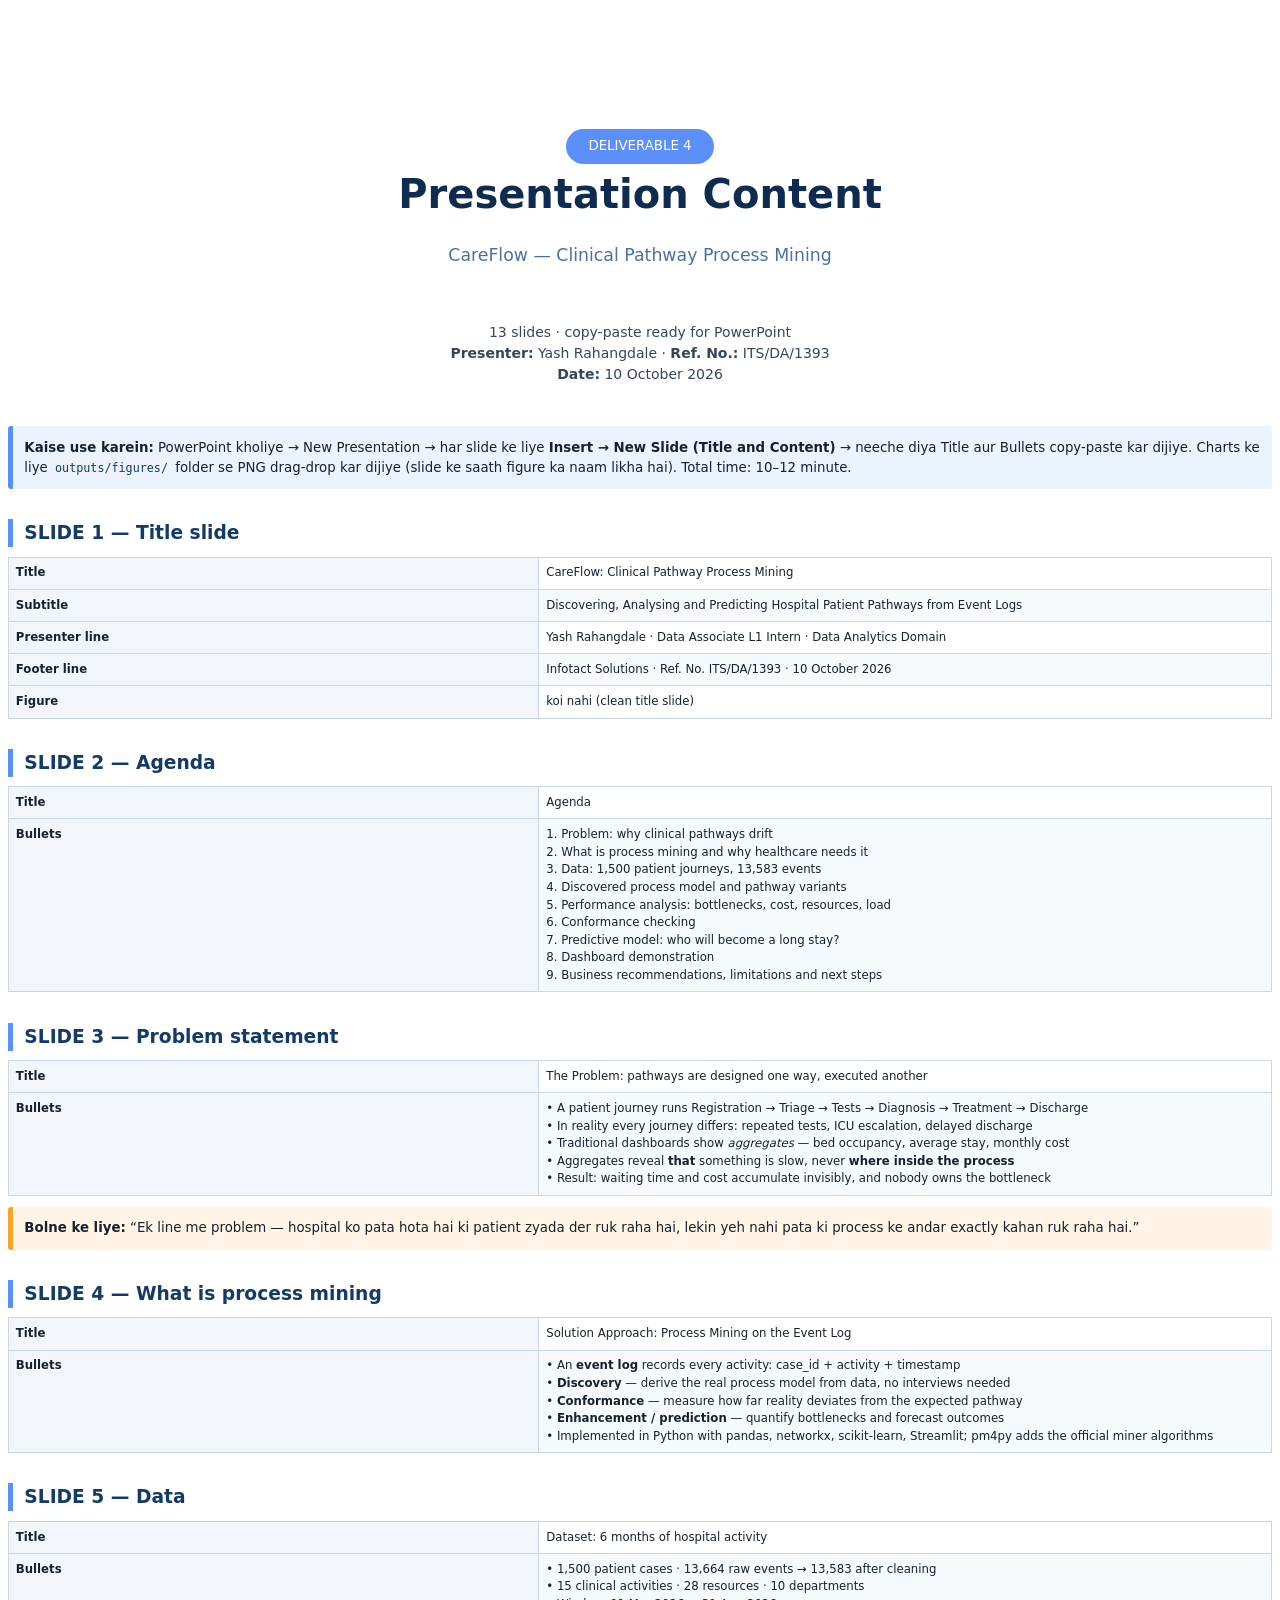
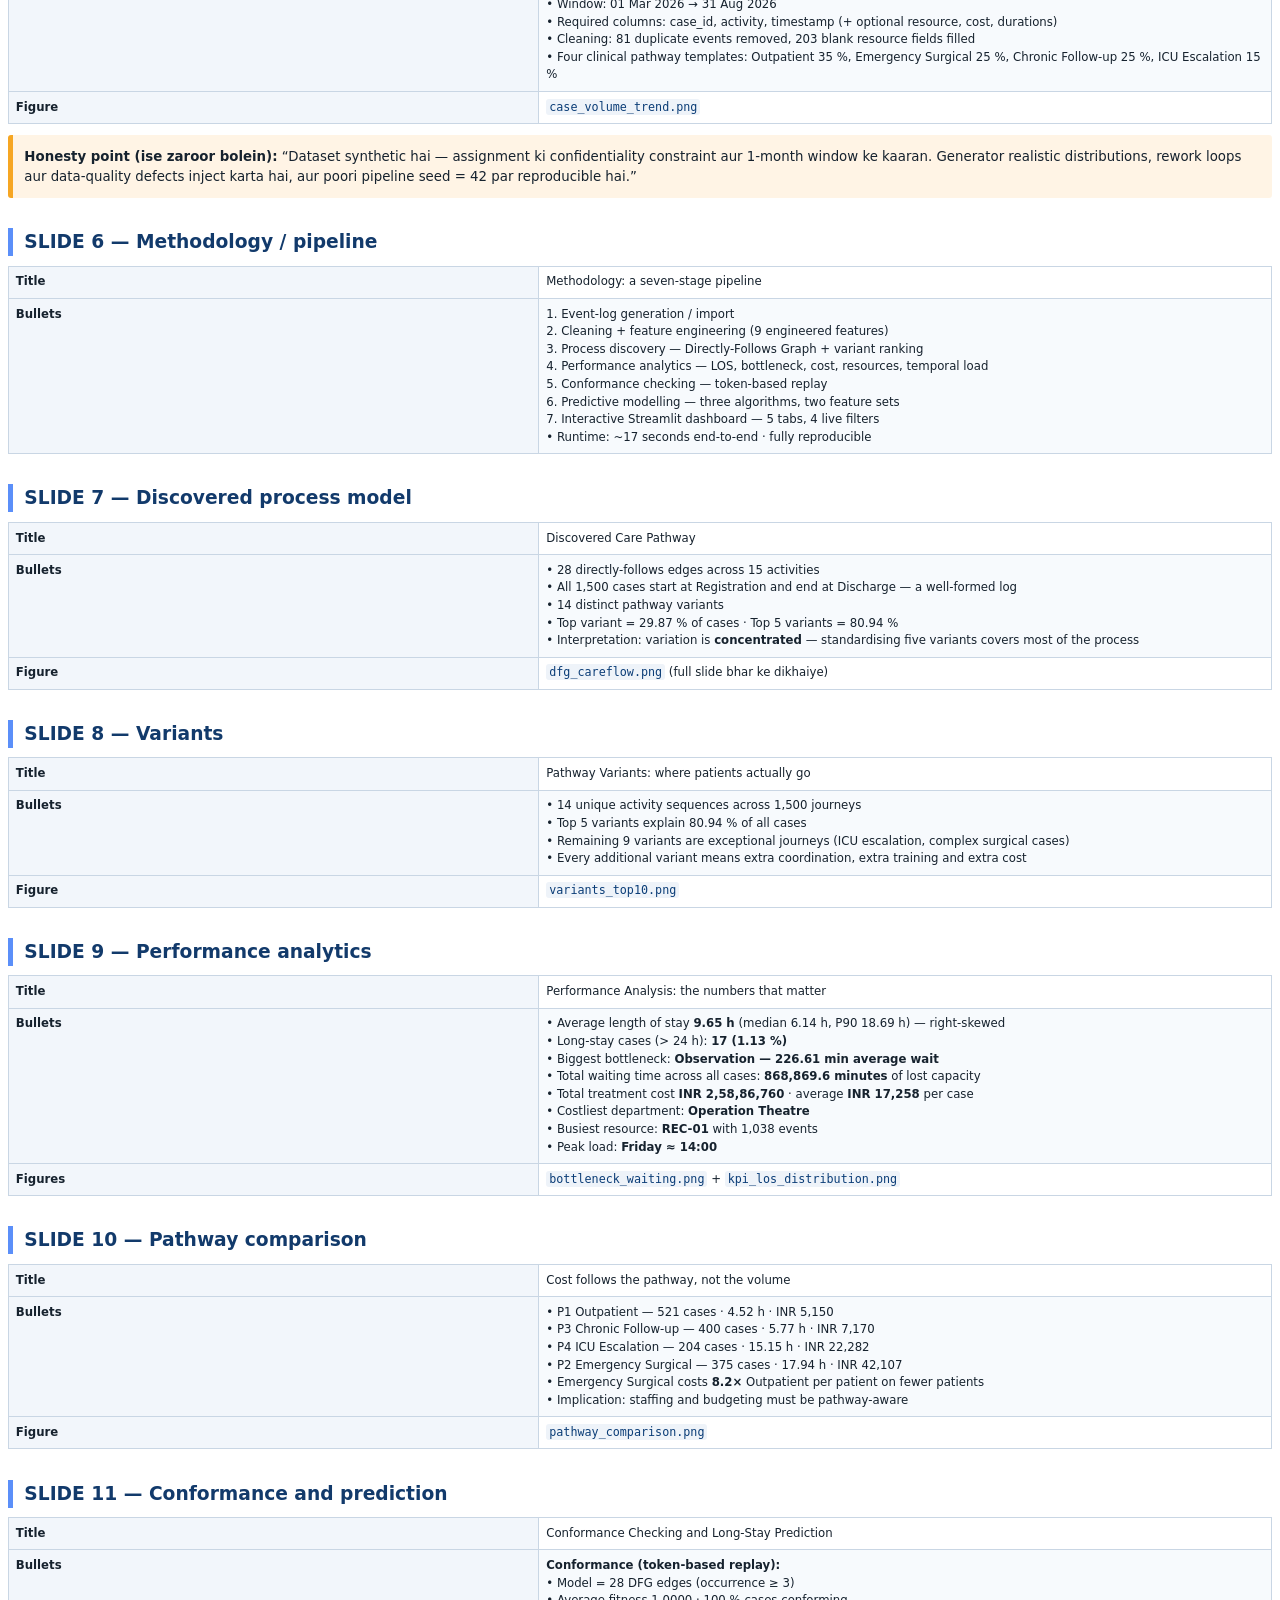
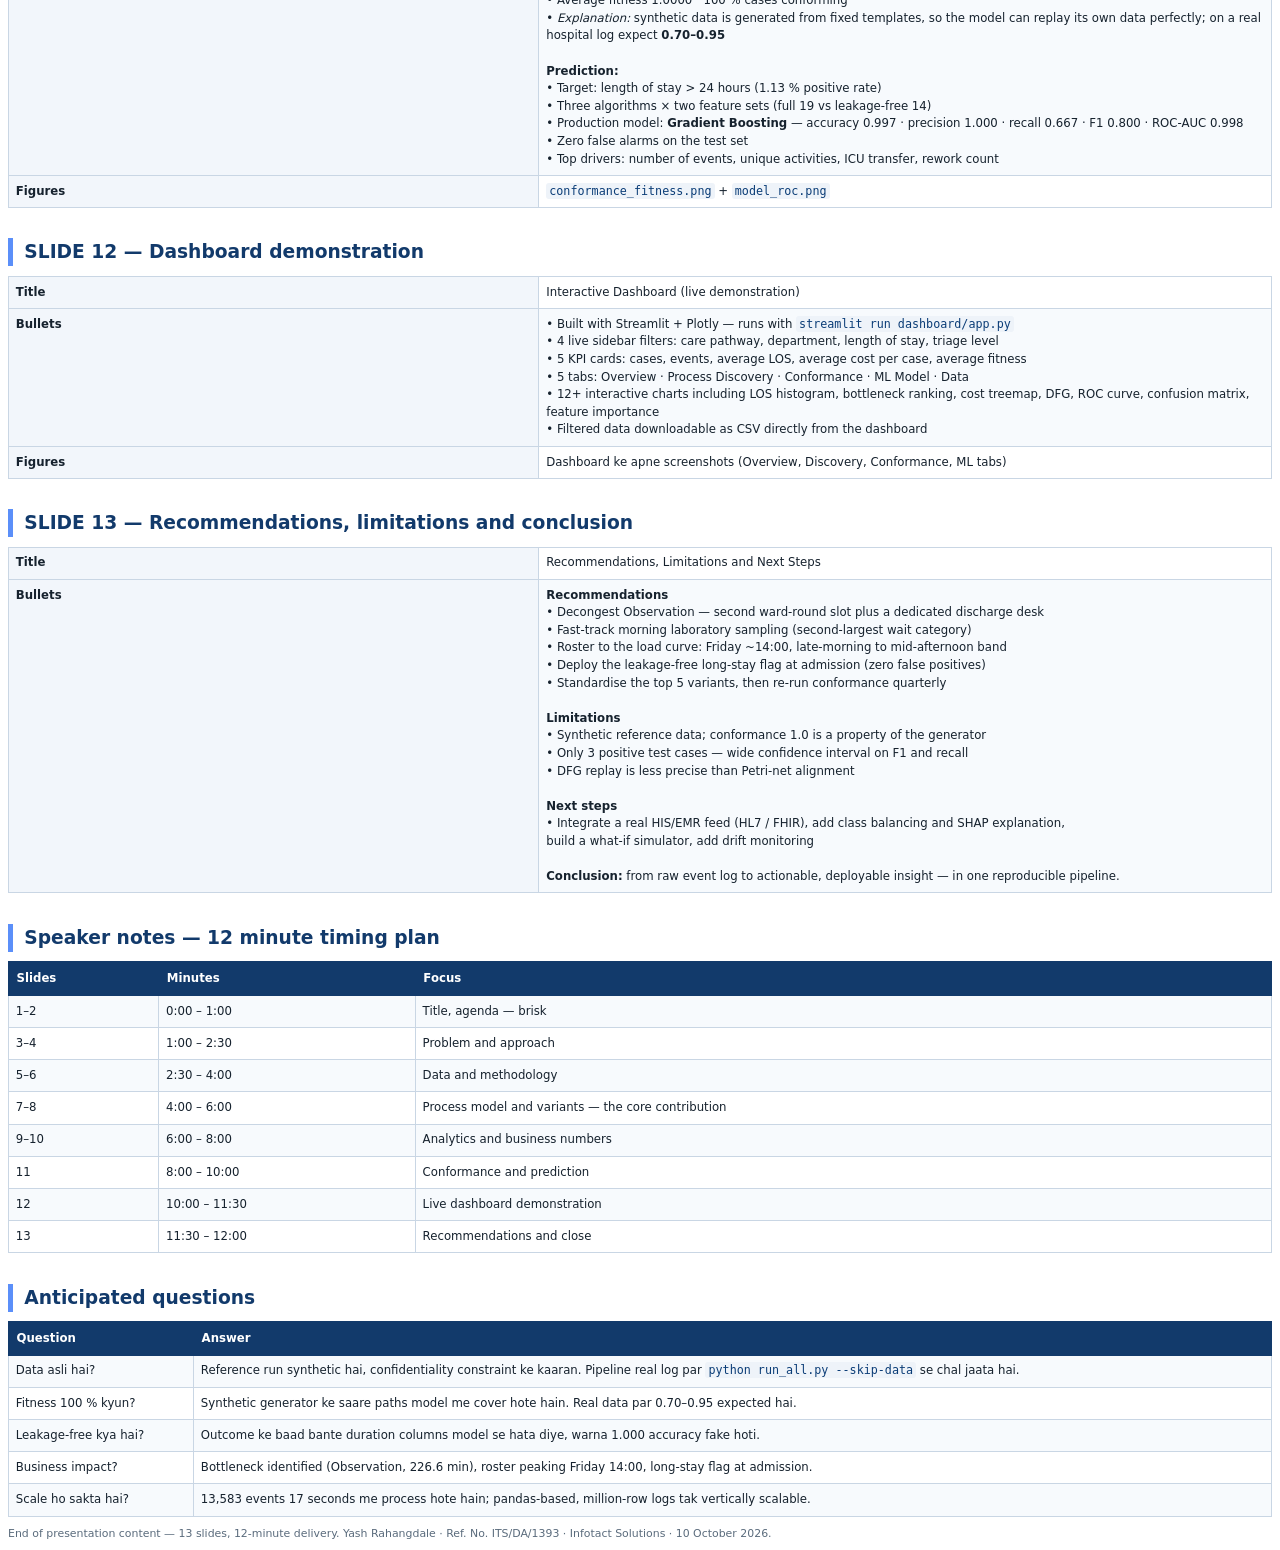
<file: CareFlow_Kit/CareFlow_Master/docs/presentation.html>
<!DOCTYPE html><html><head><meta charset="utf-8"><link rel="stylesheet" href="style.css"></head><body>

<div class="cover">
  <div class="badge">DELIVERABLE 4</div>
  <h1>Presentation Content</h1>
  <div class="sub">CareFlow — Clinical Pathway Process Mining</div>
  <div class="meta">
    13 slides · copy-paste ready for PowerPoint<br>
    <b>Presenter:</b> Yash Rahangdale · <b>Ref. No.:</b> ITS/DA/1393<br>
    <b>Date:</b> 10 October 2026
  </div>
</div>

<div class="box">
<b>Kaise use karein:</b> PowerPoint kholiye → New Presentation → har slide ke liye
<b>Insert → New Slide (Title and Content)</b> → neeche diya Title aur Bullets copy-paste kar dijiye.
Charts ke liye <code>outputs/figures/</code> folder se PNG drag-drop kar dijiye (slide ke saath
figure ka naam likha hai). Total time: 10–12 minute.
</div>

<h2>SLIDE 1 — Title slide</h2>
<table class="kv">
<tr><td>Title</td><td>CareFlow: Clinical Pathway Process Mining</td></tr>
<tr><td>Subtitle</td><td>Discovering, Analysing and Predicting Hospital Patient Pathways from Event Logs</td></tr>
<tr><td>Presenter line</td><td>Yash Rahangdale · Data Associate L1 Intern · Data Analytics Domain</td></tr>
<tr><td>Footer line</td><td>Infotact Solutions · Ref. No. ITS/DA/1393 · 10 October 2026</td></tr>
<tr><td>Figure</td><td>koi nahi (clean title slide)</td></tr>
</table>

<h2>SLIDE 2 — Agenda</h2>
<table class="kv">
<tr><td>Title</td><td>Agenda</td></tr>
<tr><td>Bullets</td><td>
1. Problem: why clinical pathways drift<br>
2. What is process mining and why healthcare needs it<br>
3. Data: 1,500 patient journeys, 13,583 events<br>
4. Discovered process model and pathway variants<br>
5. Performance analysis: bottlenecks, cost, resources, load<br>
6. Conformance checking<br>
7. Predictive model: who will become a long stay?<br>
8. Dashboard demonstration<br>
9. Business recommendations, limitations and next steps
</td></tr>
</table>

<h2>SLIDE 3 — Problem statement</h2>
<table class="kv">
<tr><td>Title</td><td>The Problem: pathways are designed one way, executed another</td></tr>
<tr><td>Bullets</td><td>
• A patient journey runs Registration → Triage → Tests → Diagnosis → Treatment → Discharge<br>
• In reality every journey differs: repeated tests, ICU escalation, delayed discharge<br>
• Traditional dashboards show <i>aggregates</i> — bed occupancy, average stay, monthly cost<br>
• Aggregates reveal <b>that</b> something is slow, never <b>where inside the process</b><br>
• Result: waiting time and cost accumulate invisibly, and nobody owns the bottleneck
</td></tr>
</table>
<div class="warn"><b>Bolne ke liye:</b> “Ek line me problem — hospital ko pata hota hai ki patient
zyada der ruk raha hai, lekin yeh nahi pata ki process ke andar exactly kahan ruk raha hai.”</div>

<h2>SLIDE 4 — What is process mining</h2>
<table class="kv">
<tr><td>Title</td><td>Solution Approach: Process Mining on the Event Log</td></tr>
<tr><td>Bullets</td><td>
• An <b>event log</b> records every activity: case_id + activity + timestamp<br>
• <b>Discovery</b> — derive the real process model from data, no interviews needed<br>
• <b>Conformance</b> — measure how far reality deviates from the expected pathway<br>
• <b>Enhancement / prediction</b> — quantify bottlenecks and forecast outcomes<br>
• Implemented in Python with pandas, networkx, scikit-learn, Streamlit; pm4py adds the official miner algorithms
</td></tr>
</table>

<h2>SLIDE 5 — Data</h2>
<table class="kv">
<tr><td>Title</td><td>Dataset: 6 months of hospital activity</td></tr>
<tr><td>Bullets</td><td>
• 1,500 patient cases · 13,664 raw events → 13,583 after cleaning<br>
• 15 clinical activities · 28 resources · 10 departments<br>
• Window: 01 Mar 2026 → 31 Aug 2026<br>
• Required columns: case_id, activity, timestamp (+ optional resource, cost, durations)<br>
• Cleaning: 81 duplicate events removed, 203 blank resource fields filled<br>
• Four clinical pathway templates: Outpatient 35 %, Emergency Surgical 25 %, Chronic Follow-up 25 %, ICU Escalation 15 %
</td></tr>
<tr><td>Figure</td><td><code>case_volume_trend.png</code></td></tr>
</table>
<div class="warn"><b>Honesty point (ise zaroor bolein):</b> “Dataset synthetic hai — assignment ki
confidentiality constraint aur 1-month window ke kaaran. Generator realistic distributions,
rework loops aur data-quality defects inject karta hai, aur poori pipeline seed = 42 par
reproducible hai.”</div>

<h2>SLIDE 6 — Methodology / pipeline</h2>
<table class="kv">
<tr><td>Title</td><td>Methodology: a seven-stage pipeline</td></tr>
<tr><td>Bullets</td><td>
1. Event-log generation / import<br>
2. Cleaning + feature engineering (9 engineered features)<br>
3. Process discovery — Directly-Follows Graph + variant ranking<br>
4. Performance analytics — LOS, bottleneck, cost, resources, temporal load<br>
5. Conformance checking — token-based replay<br>
6. Predictive modelling — three algorithms, two feature sets<br>
7. Interactive Streamlit dashboard — 5 tabs, 4 live filters<br>
• Runtime: ~17 seconds end-to-end · fully reproducible
</td></tr>
</table>

<h2>SLIDE 7 — Discovered process model</h2>
<table class="kv">
<tr><td>Title</td><td>Discovered Care Pathway</td></tr>
<tr><td>Bullets</td><td>
• 28 directly-follows edges across 15 activities<br>
• All 1,500 cases start at Registration and end at Discharge — a well-formed log<br>
• 14 distinct pathway variants<br>
• Top variant = 29.87 % of cases · Top 5 variants = 80.94 %<br>
• Interpretation: variation is <b>concentrated</b> — standardising five variants covers most of the process
</td></tr>
<tr><td>Figure</td><td><code>dfg_careflow.png</code> (full slide bhar ke dikhaiye)</td></tr>
</table>

<h2>SLIDE 8 — Variants</h2>
<table class="kv">
<tr><td>Title</td><td>Pathway Variants: where patients actually go</td></tr>
<tr><td>Bullets</td><td>
• 14 unique activity sequences across 1,500 journeys<br>
• Top 5 variants explain 80.94 % of all cases<br>
• Remaining 9 variants are exceptional journeys (ICU escalation, complex surgical cases)<br>
• Every additional variant means extra coordination, extra training and extra cost
</td></tr>
<tr><td>Figure</td><td><code>variants_top10.png</code></td></tr>
</table>

<h2>SLIDE 9 — Performance analytics</h2>
<table class="kv">
<tr><td>Title</td><td>Performance Analysis: the numbers that matter</td></tr>
<tr><td>Bullets</td><td>
• Average length of stay <b>9.65 h</b> (median 6.14 h, P90 18.69 h) — right-skewed<br>
• Long-stay cases (&gt; 24 h): <b>17 (1.13 %)</b><br>
• Biggest bottleneck: <b>Observation — 226.61 min average wait</b><br>
• Total waiting time across all cases: <b>868,869.6 minutes</b> of lost capacity<br>
• Total treatment cost <b>INR 2,58,86,760</b> · average <b>INR 17,258</b> per case<br>
• Costliest department: <b>Operation Theatre</b><br>
• Busiest resource: <b>REC-01</b> with 1,038 events<br>
• Peak load: <b>Friday ≈ 14:00</b>
</td></tr>
<tr><td>Figures</td><td><code>bottleneck_waiting.png</code> + <code>kpi_los_distribution.png</code></td></tr>
</table>

<h2>SLIDE 10 — Pathway comparison</h2>
<table class="kv">
<tr><td>Title</td><td>Cost follows the pathway, not the volume</td></tr>
<tr><td>Bullets</td><td>
• P1 Outpatient — 521 cases · 4.52 h · INR 5,150<br>
• P3 Chronic Follow-up — 400 cases · 5.77 h · INR 7,170<br>
• P4 ICU Escalation — 204 cases · 15.15 h · INR 22,282<br>
• P2 Emergency Surgical — 375 cases · 17.94 h · INR 42,107<br>
• Emergency Surgical costs <b>8.2×</b> Outpatient per patient on fewer patients<br>
• Implication: staffing and budgeting must be pathway-aware
</td></tr>
<tr><td>Figure</td><td><code>pathway_comparison.png</code></td></tr>
</table>

<h2>SLIDE 11 — Conformance and prediction</h2>
<table class="kv">
<tr><td>Title</td><td>Conformance Checking and Long-Stay Prediction</td></tr>
<tr><td>Bullets</td><td>
<b>Conformance (token-based replay):</b><br>
• Model = 28 DFG edges (occurrence ≥ 3)<br>
• Average fitness 1.0000 · 100 % cases conforming<br>
• <i>Explanation:</i> synthetic data is generated from fixed templates, so the model can replay its own data perfectly; on a real hospital log expect <b>0.70–0.95</b><br><br>
<b>Prediction:</b><br>
• Target: length of stay &gt; 24 hours (1.13 % positive rate)<br>
• Three algorithms × two feature sets (full 19 vs leakage-free 14)<br>
• Production model: <b>Gradient Boosting</b> — accuracy 0.997 · precision 1.000 · recall 0.667 · F1 0.800 · ROC-AUC 0.998<br>
• Zero false alarms on the test set<br>
• Top drivers: number of events, unique activities, ICU transfer, rework count
</td></tr>
<tr><td>Figures</td><td><code>conformance_fitness.png</code> + <code>model_roc.png</code></td></tr>
</table>

<h2>SLIDE 12 — Dashboard demonstration</h2>
<table class="kv">
<tr><td>Title</td><td>Interactive Dashboard (live demonstration)</td></tr>
<tr><td>Bullets</td><td>
• Built with Streamlit + Plotly — runs with <code>streamlit run dashboard/app.py</code><br>
• 4 live sidebar filters: care pathway, department, length of stay, triage level<br>
• 5 KPI cards: cases, events, average LOS, average cost per case, average fitness<br>
• 5 tabs: Overview · Process Discovery · Conformance · ML Model · Data<br>
• 12+ interactive charts including LOS histogram, bottleneck ranking, cost treemap, DFG, ROC curve, confusion matrix, feature importance<br>
• Filtered data downloadable as CSV directly from the dashboard
</td></tr>
<tr><td>Figures</td><td>Dashboard ke apne screenshots (Overview, Discovery, Conformance, ML tabs)</td></tr>
</table>

<h2>SLIDE 13 — Recommendations, limitations and conclusion</h2>
<table class="kv">
<tr><td>Title</td><td>Recommendations, Limitations and Next Steps</td></tr>
<tr><td>Bullets</td><td>
<b>Recommendations</b><br>
• Decongest Observation — second ward-round slot plus a dedicated discharge desk<br>
• Fast-track morning laboratory sampling (second-largest wait category)<br>
• Roster to the load curve: Friday ~14:00, late-morning to mid-afternoon band<br>
• Deploy the leakage-free long-stay flag at admission (zero false positives)<br>
• Standardise the top 5 variants, then re-run conformance quarterly<br><br>
<b>Limitations</b><br>
• Synthetic reference data; conformance 1.0 is a property of the generator<br>
• Only 3 positive test cases — wide confidence interval on F1 and recall<br>
• DFG replay is less precise than Petri-net alignment<br><br>
<b>Next steps</b><br>
• Integrate a real HIS/EMR feed (HL7 / FHIR), add class balancing and SHAP explanation,<br>
  build a what-if simulator, add drift monitoring<br><br>
<b>Conclusion:</b> from raw event log to actionable, deployable insight — in one reproducible pipeline.
</td></tr>
</table>

<h2>Speaker notes — 12 minute timing plan</h2>
<table>
<tr><th>Slides</th><th>Minutes</th><th>Focus</th></tr>
<tr><td>1–2</td><td>0:00 – 1:00</td><td>Title, agenda — brisk</td></tr>
<tr><td>3–4</td><td>1:00 – 2:30</td><td>Problem and approach</td></tr>
<tr><td>5–6</td><td>2:30 – 4:00</td><td>Data and methodology</td></tr>
<tr><td>7–8</td><td>4:00 – 6:00</td><td>Process model and variants — the core contribution</td></tr>
<tr><td>9–10</td><td>6:00 – 8:00</td><td>Analytics and business numbers</td></tr>
<tr><td>11</td><td>8:00 – 10:00</td><td>Conformance and prediction</td></tr>
<tr><td>12</td><td>10:00 – 11:30</td><td>Live dashboard demonstration</td></tr>
<tr><td>13</td><td>11:30 – 12:00</td><td>Recommendations and close</td></tr>
</table>

<h2>Anticipated questions</h2>
<table>
<tr><th>Question</th><th>Answer</th></tr>
<tr><td>Data asli hai?</td><td>Reference run synthetic hai, confidentiality constraint ke kaaran. Pipeline real log par <code>python run_all.py --skip-data</code> se chal jaata hai.</td></tr>
<tr><td>Fitness 100 % kyun?</td><td>Synthetic generator ke saare paths model me cover hote hain. Real data par 0.70–0.95 expected hai.</td></tr>
<tr><td>Leakage-free kya hai?</td><td>Outcome ke baad bante duration columns model se hata diye, warna 1.000 accuracy fake hoti.</td></tr>
<tr><td>Business impact?</td><td>Bottleneck identified (Observation, 226.6 min), roster peaking Friday 14:00, long-stay flag at admission.</td></tr>
<tr><td>Scale ho sakta hai?</td><td>13,583 events 17 seconds me process hote hain; pandas-based, million-row logs tak vertically scalable.</td></tr>
</table>

<p class="small">End of presentation content — 13 slides, 12-minute delivery.
Yash Rahangdale · Ref. No. ITS/DA/1393 · Infotact Solutions · 10 October 2026.</p>

</body></html>
</file>
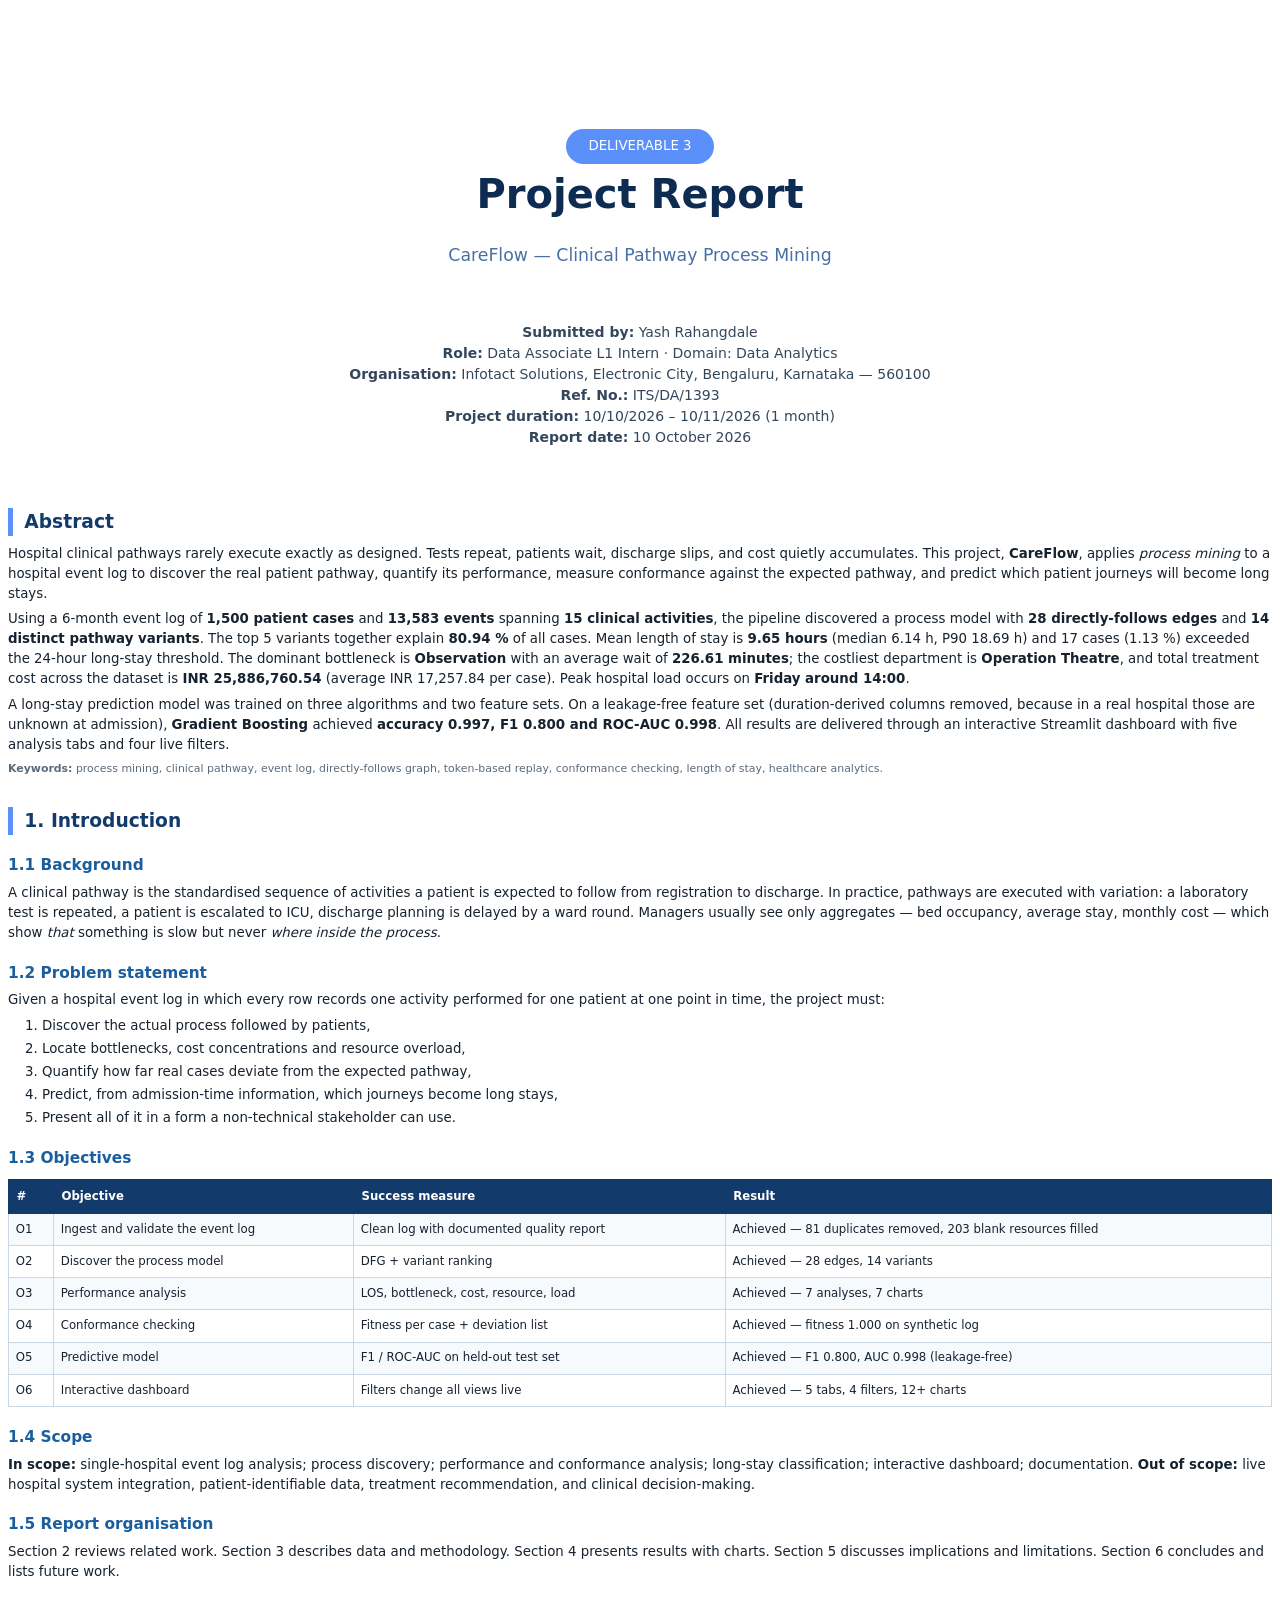
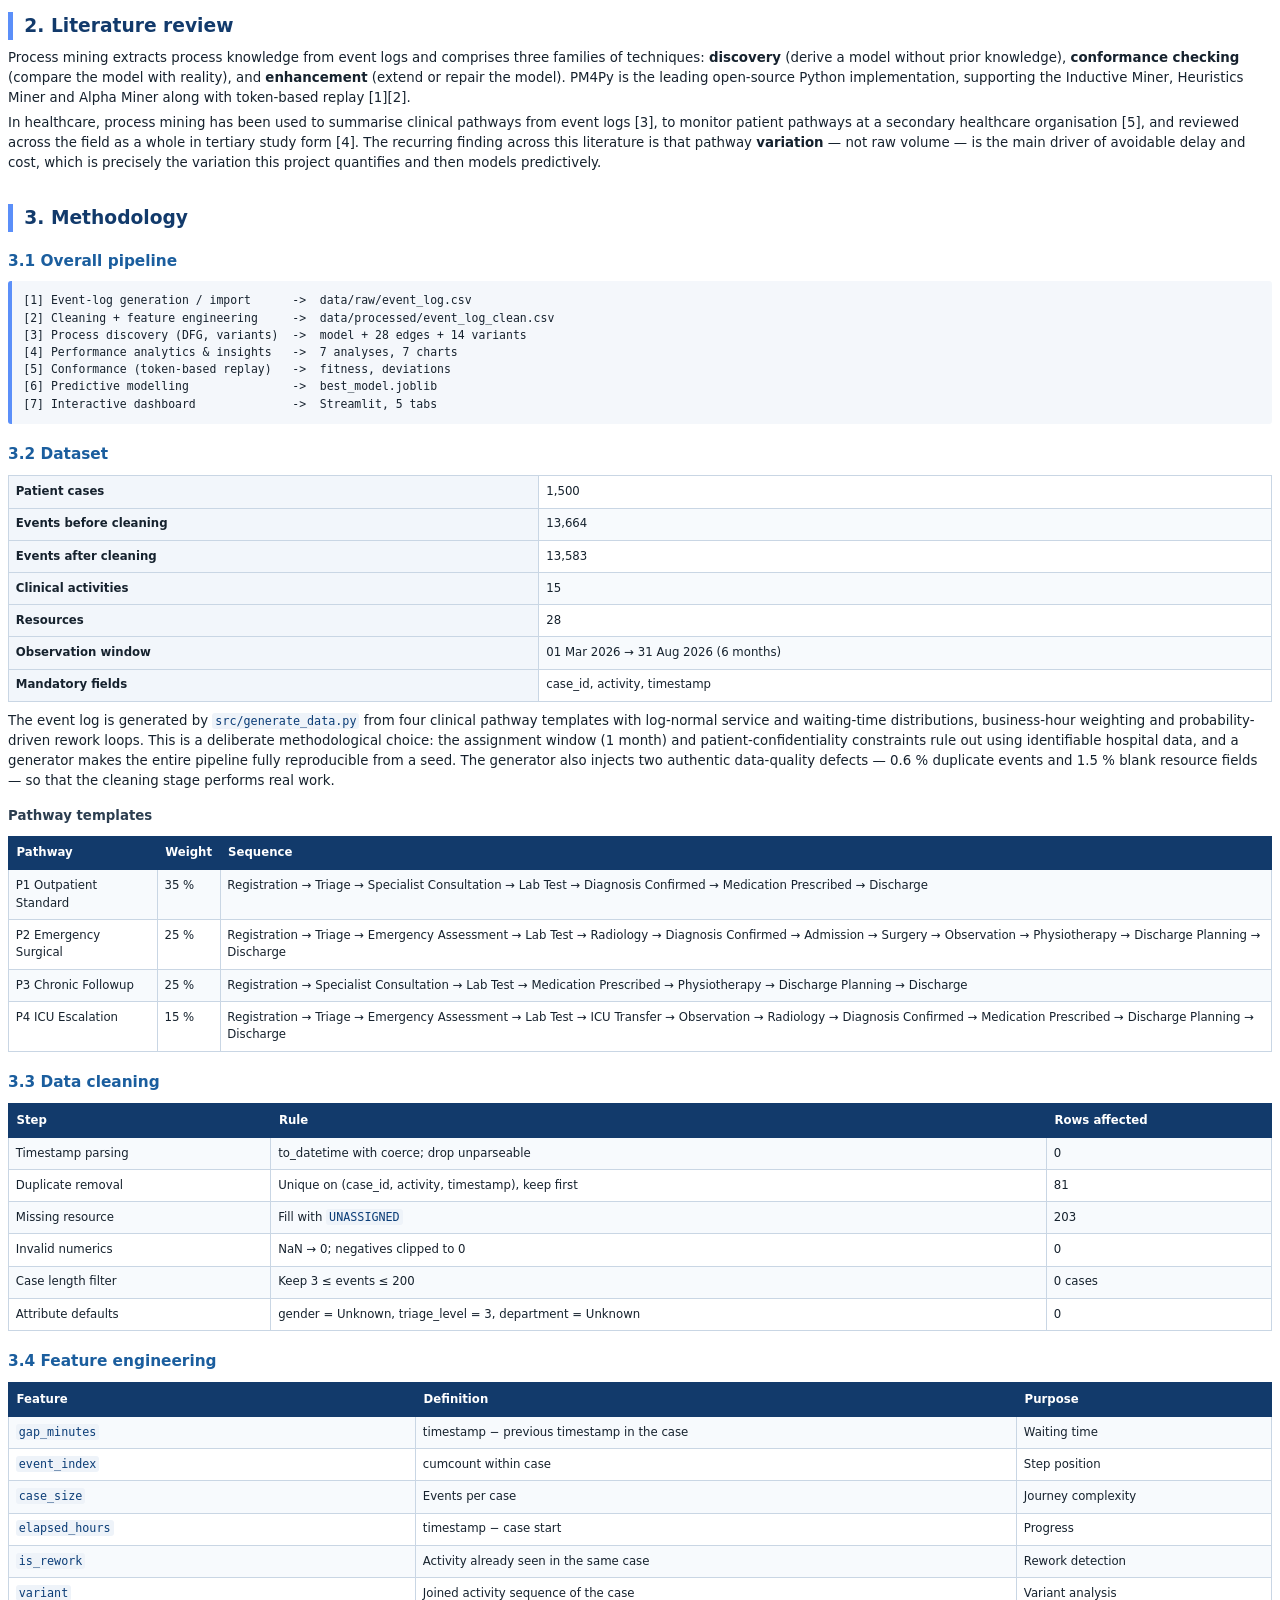
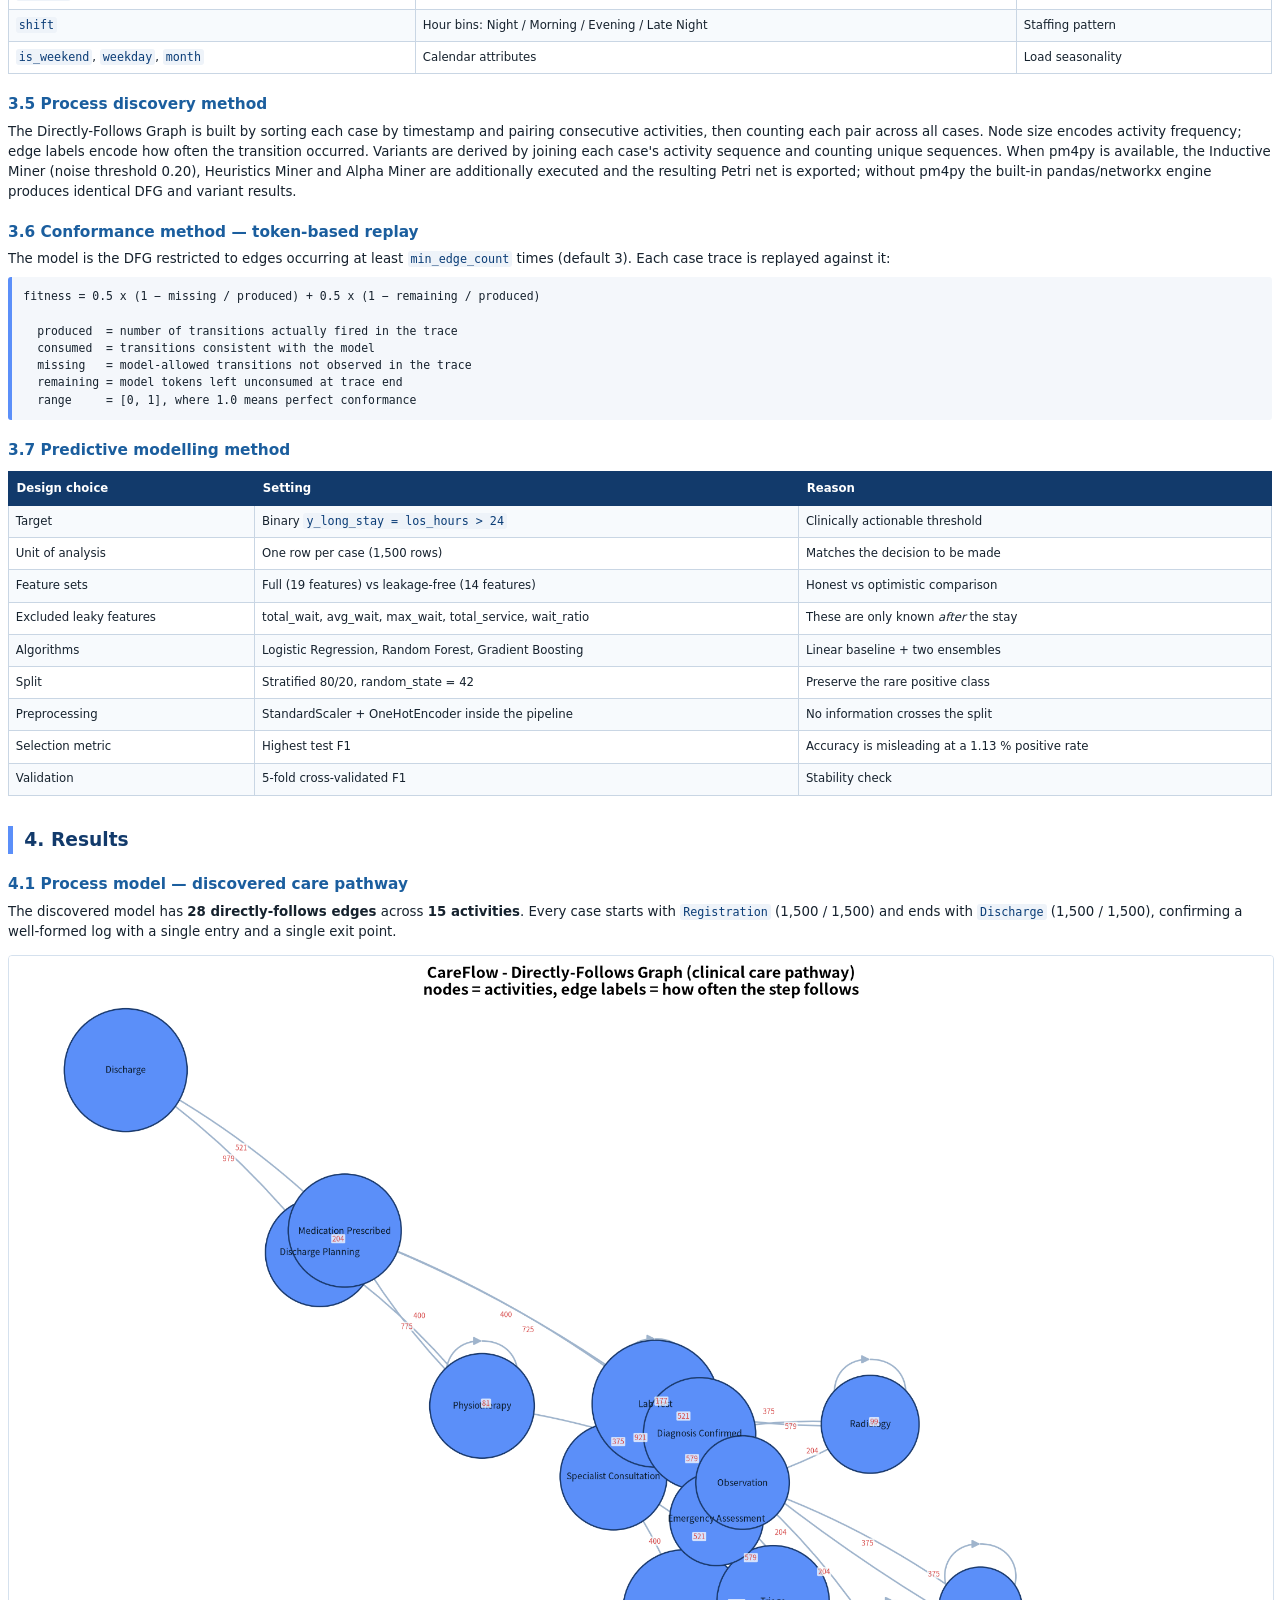
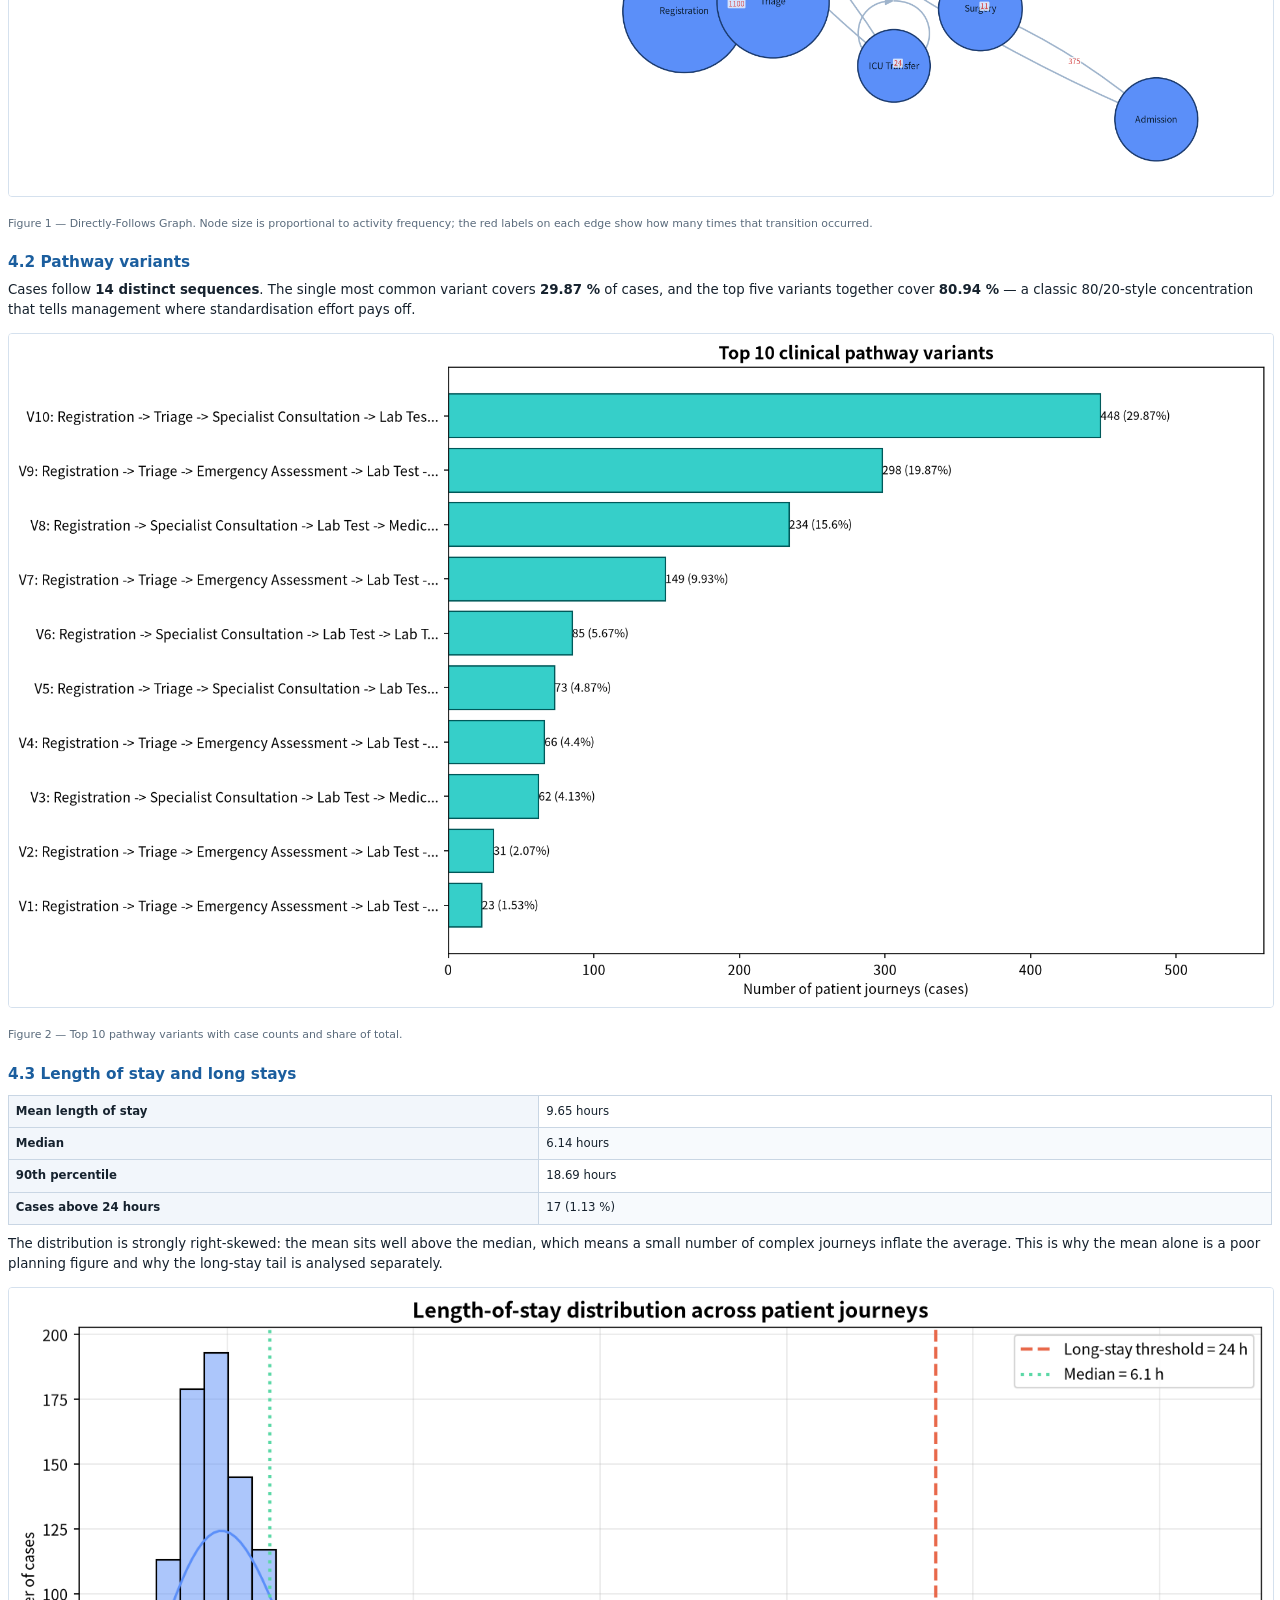
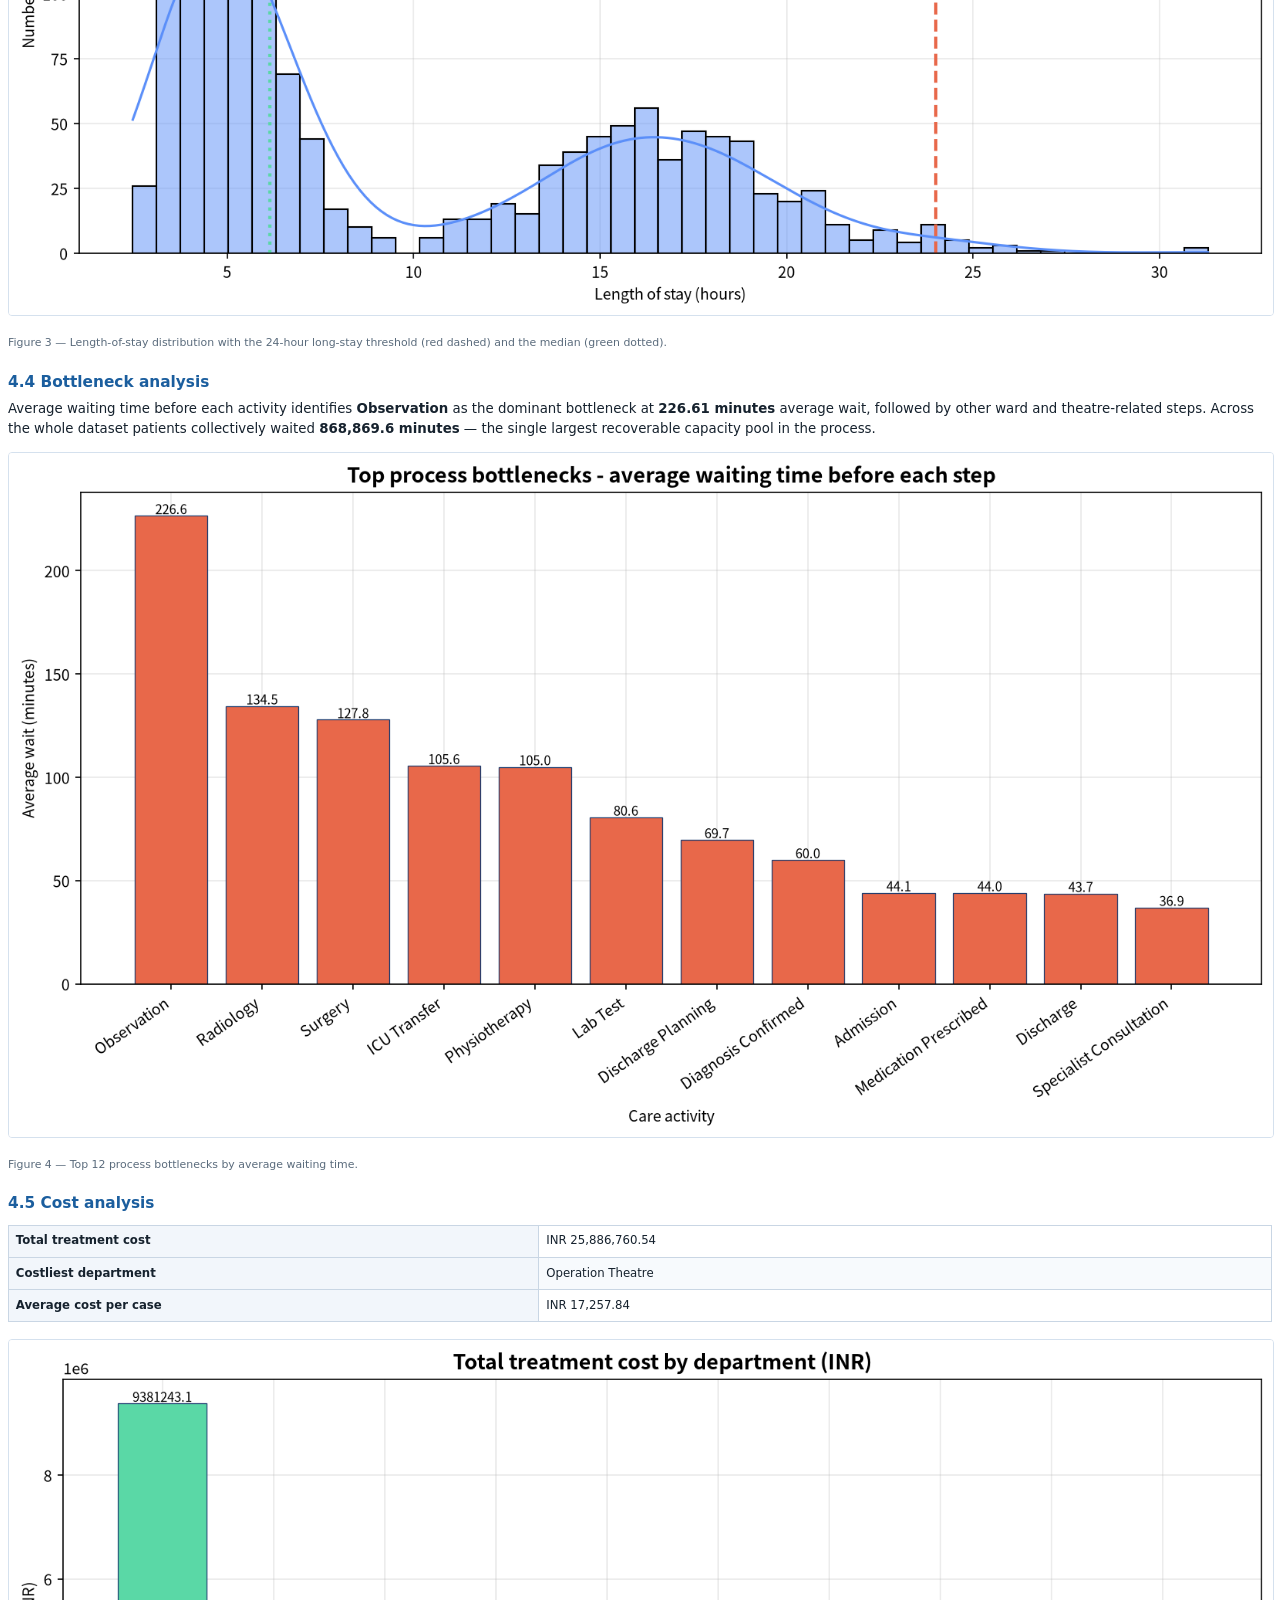
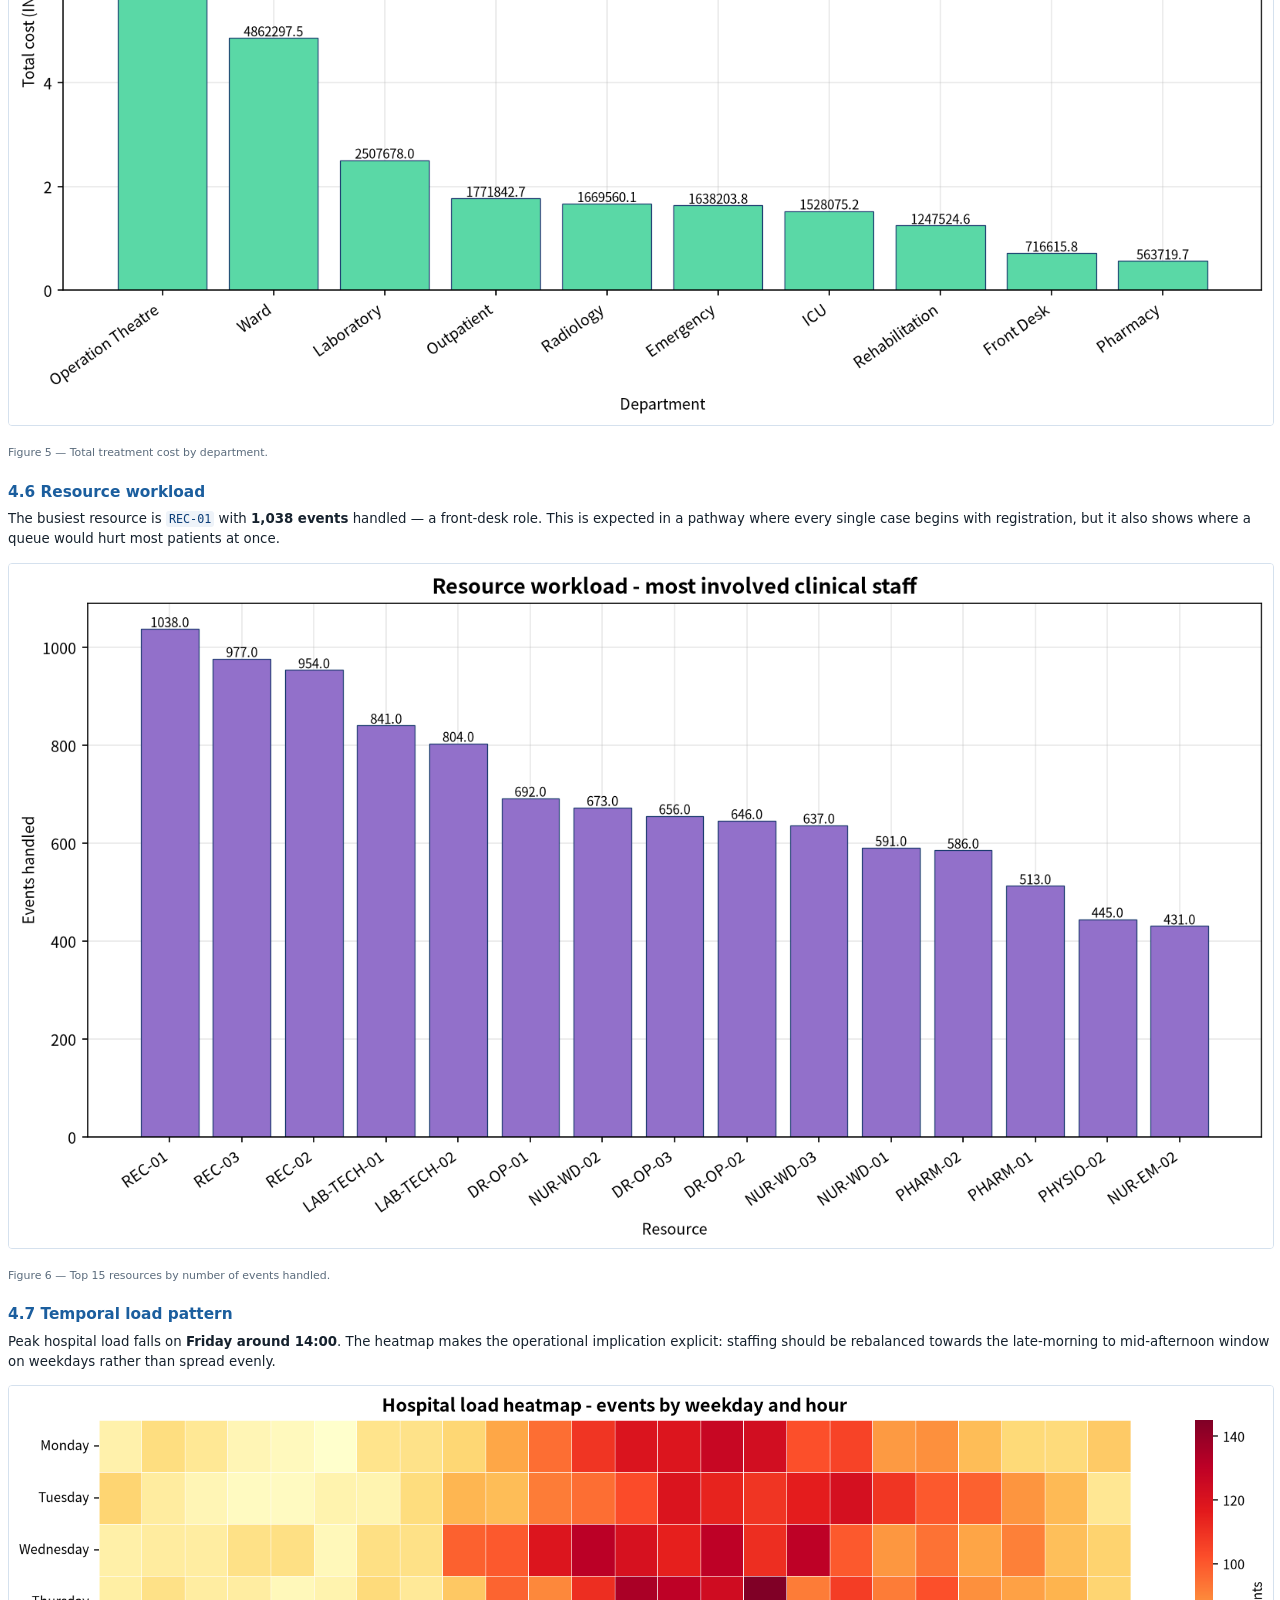
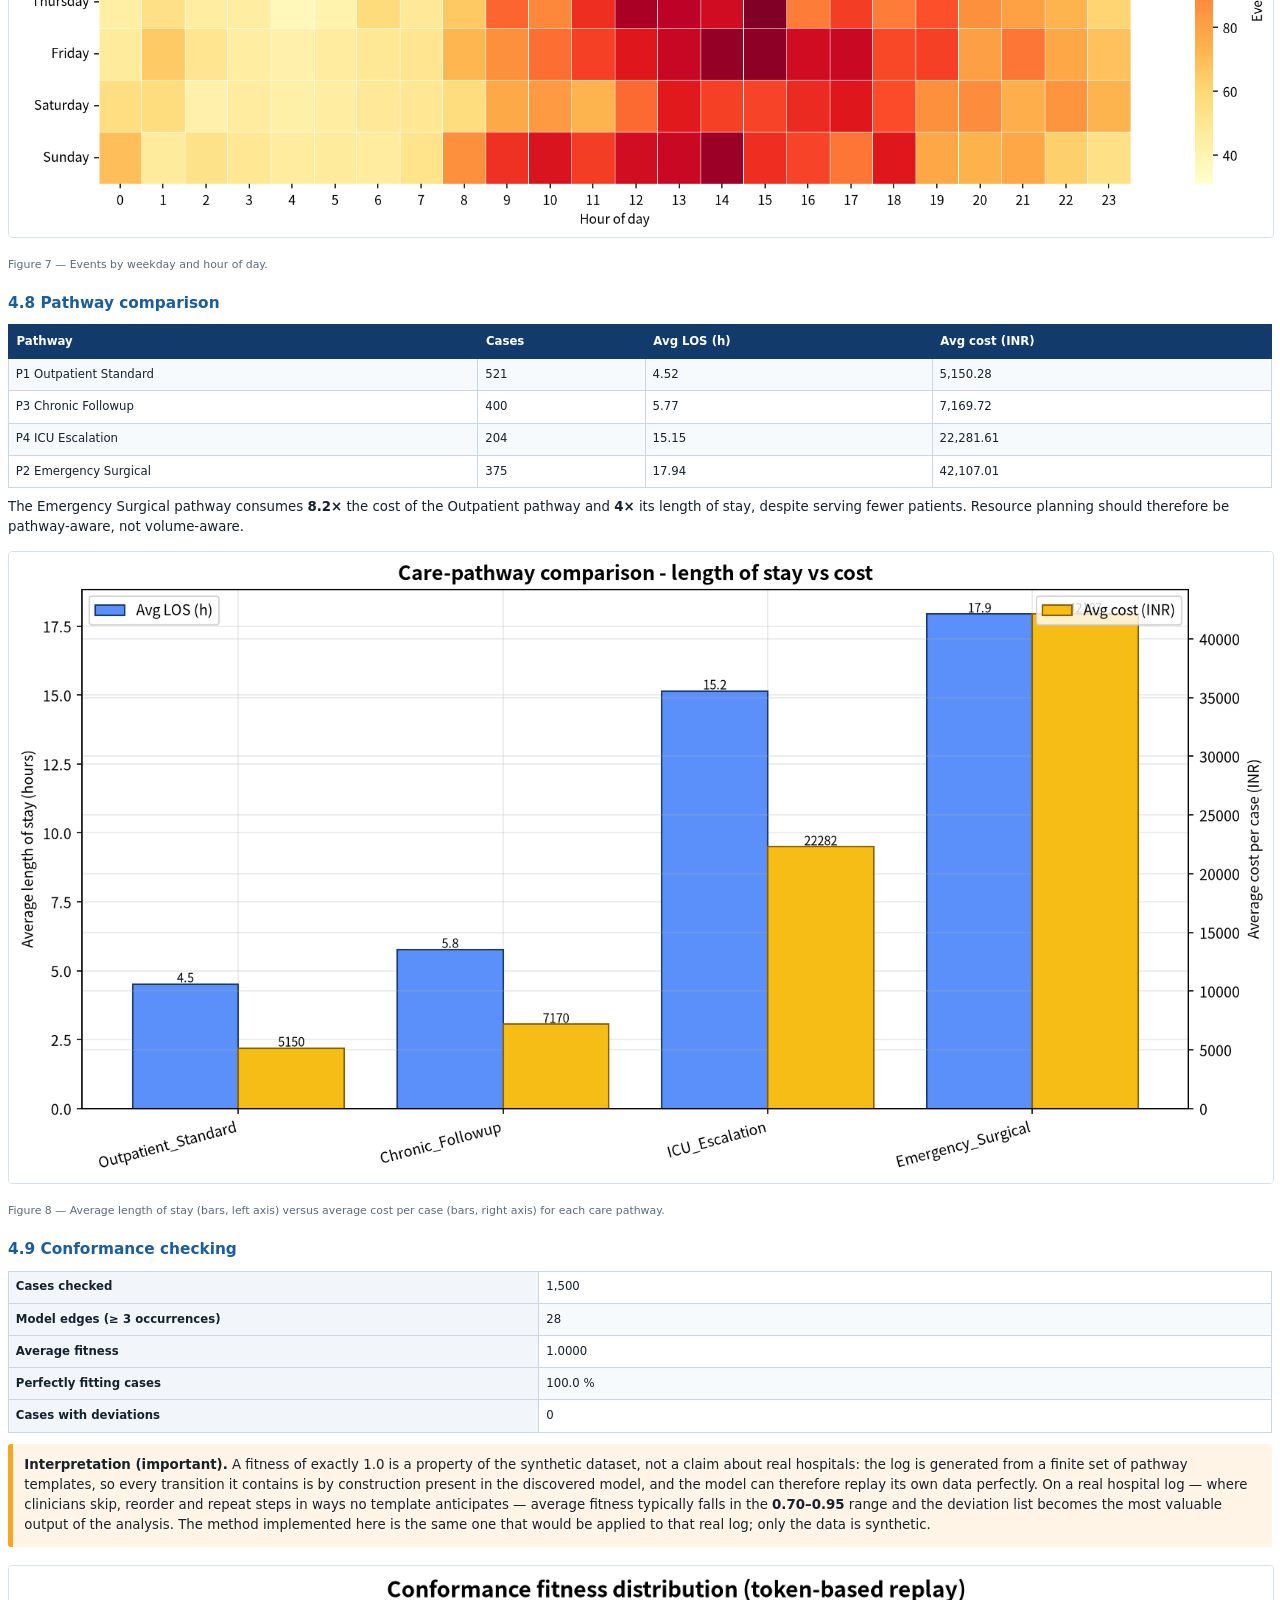
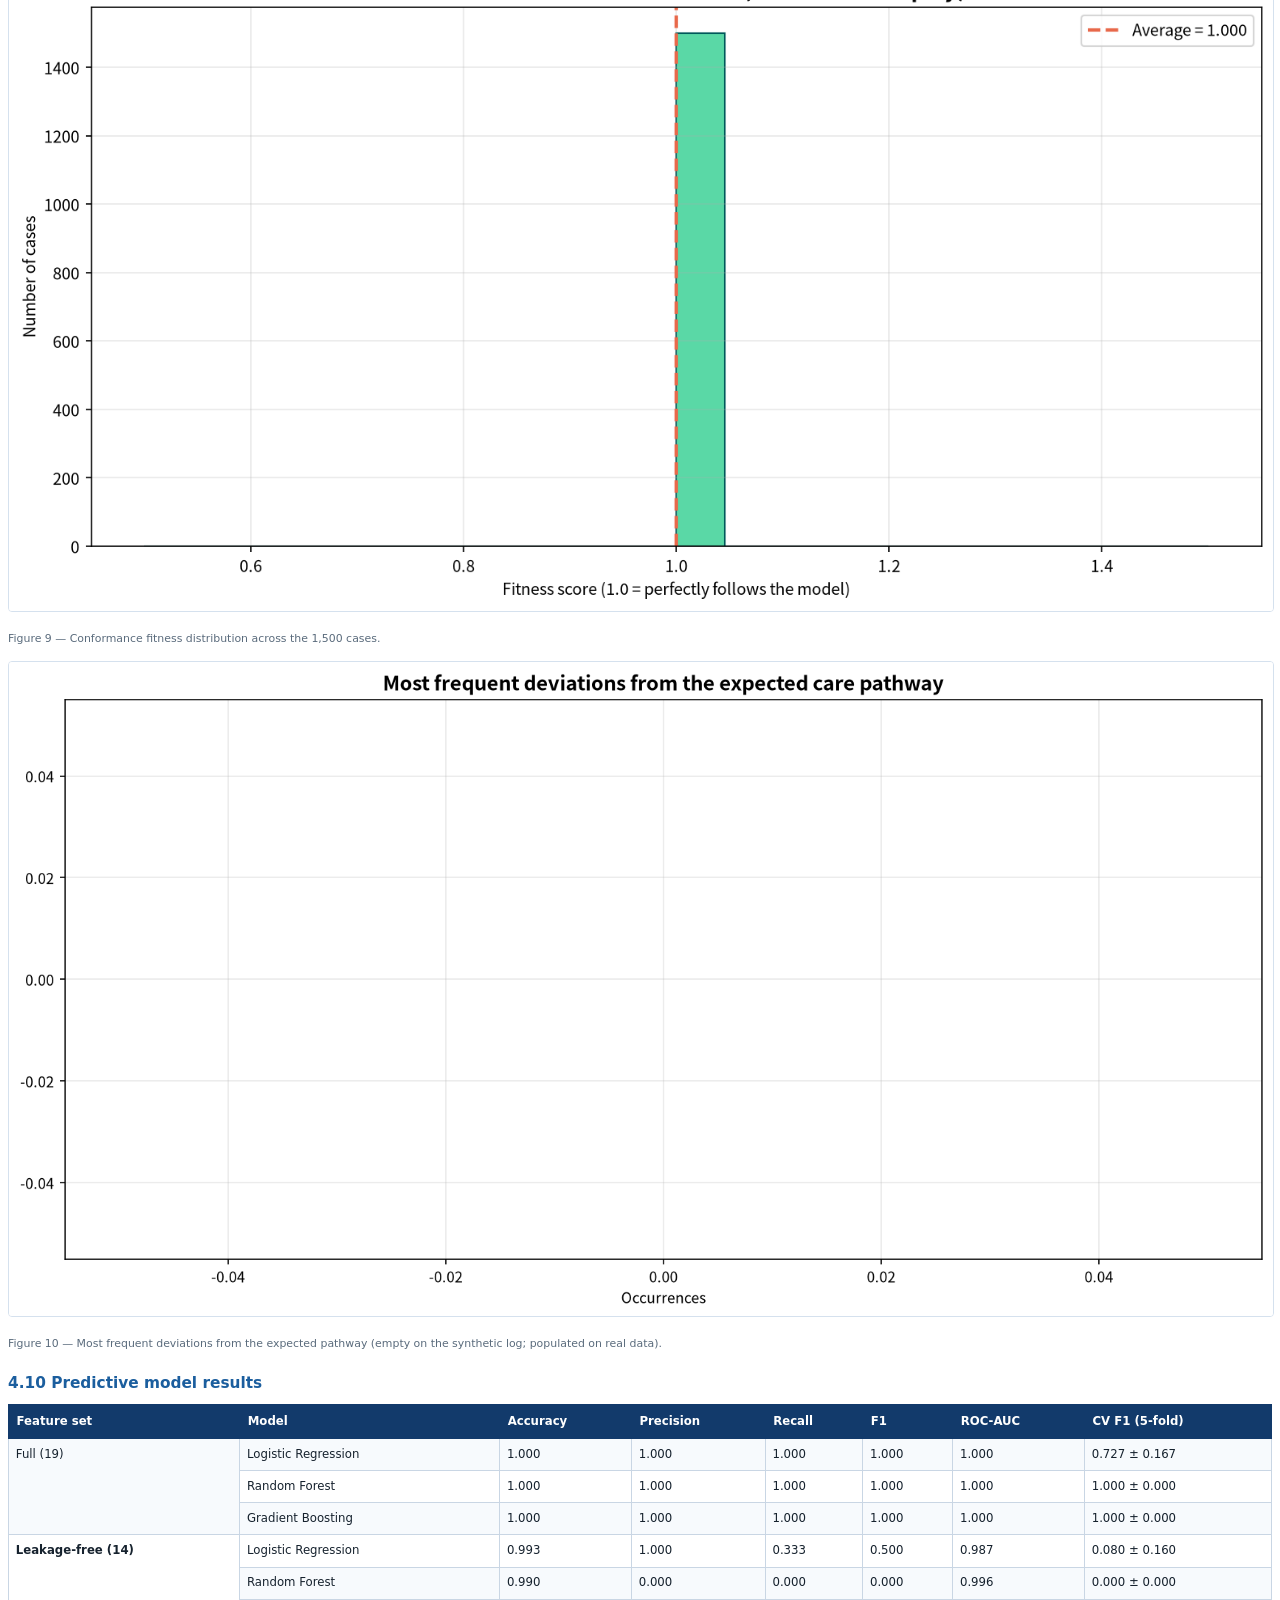
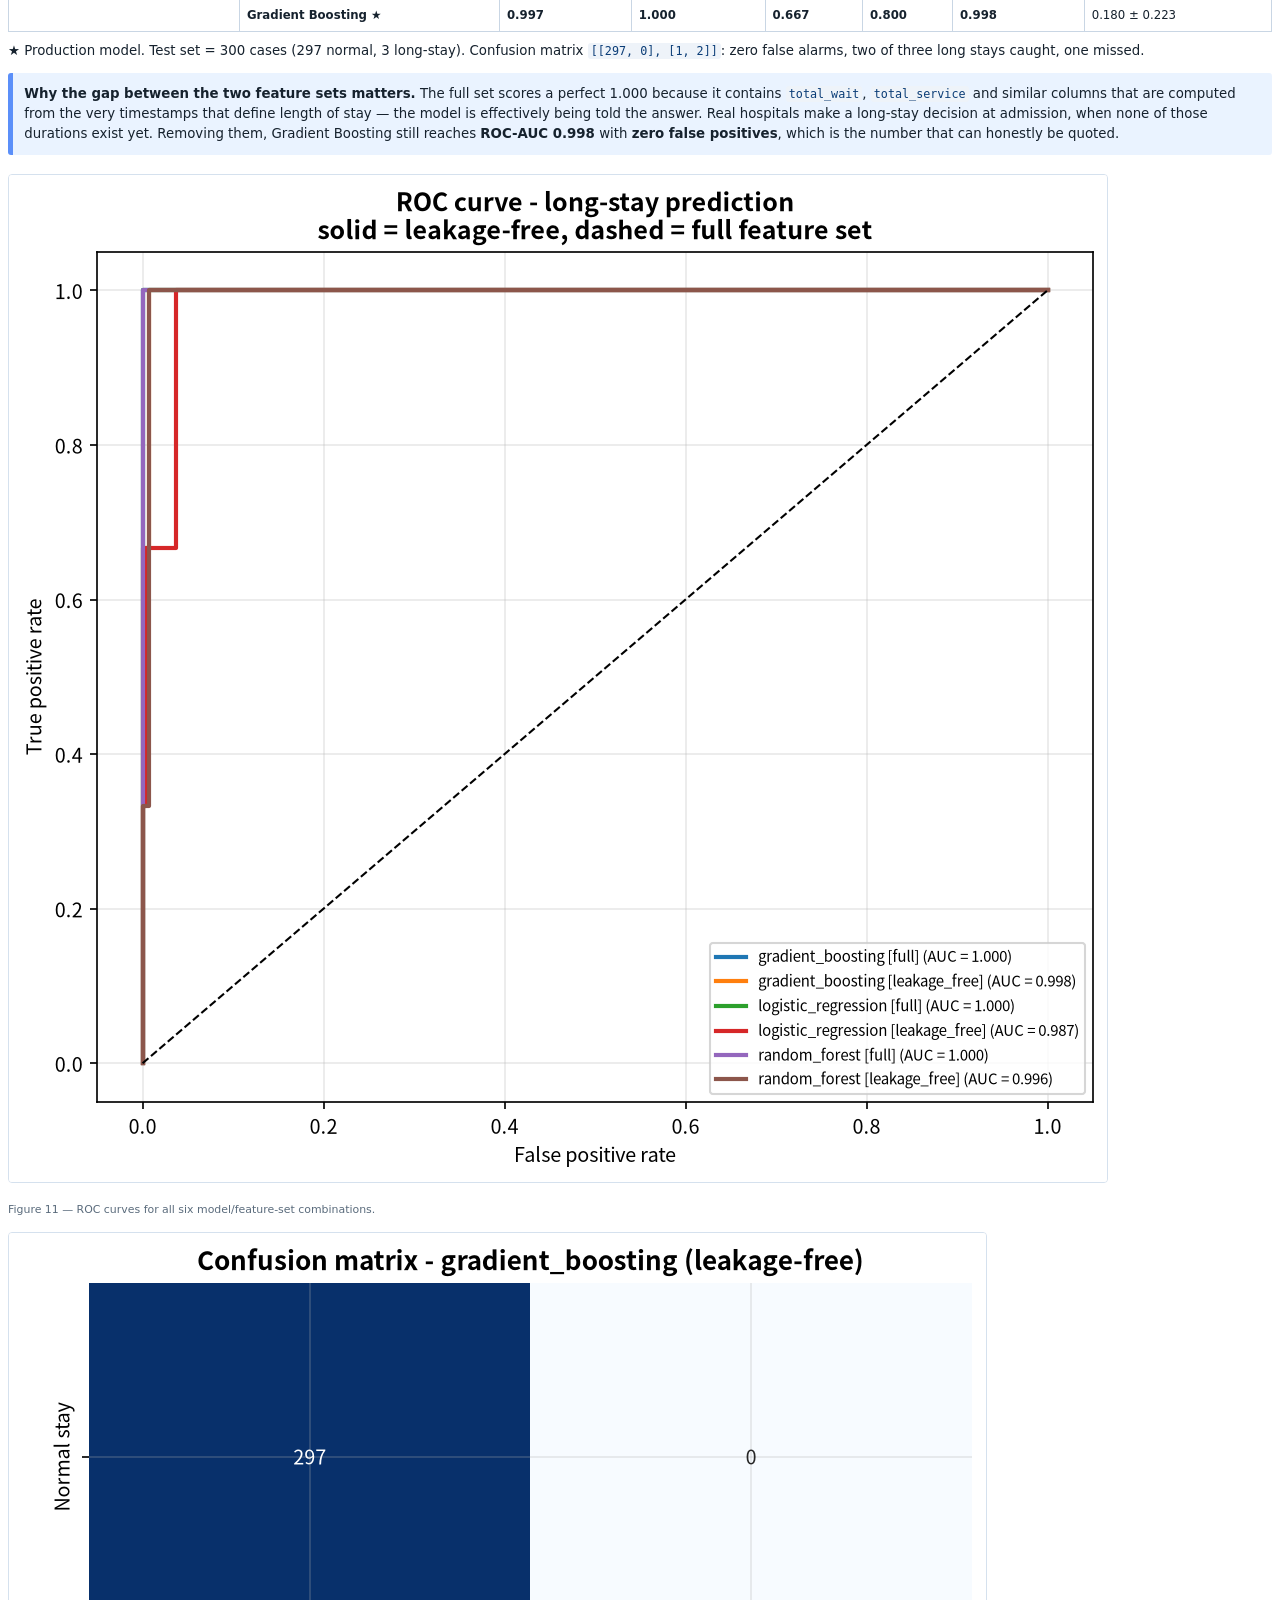
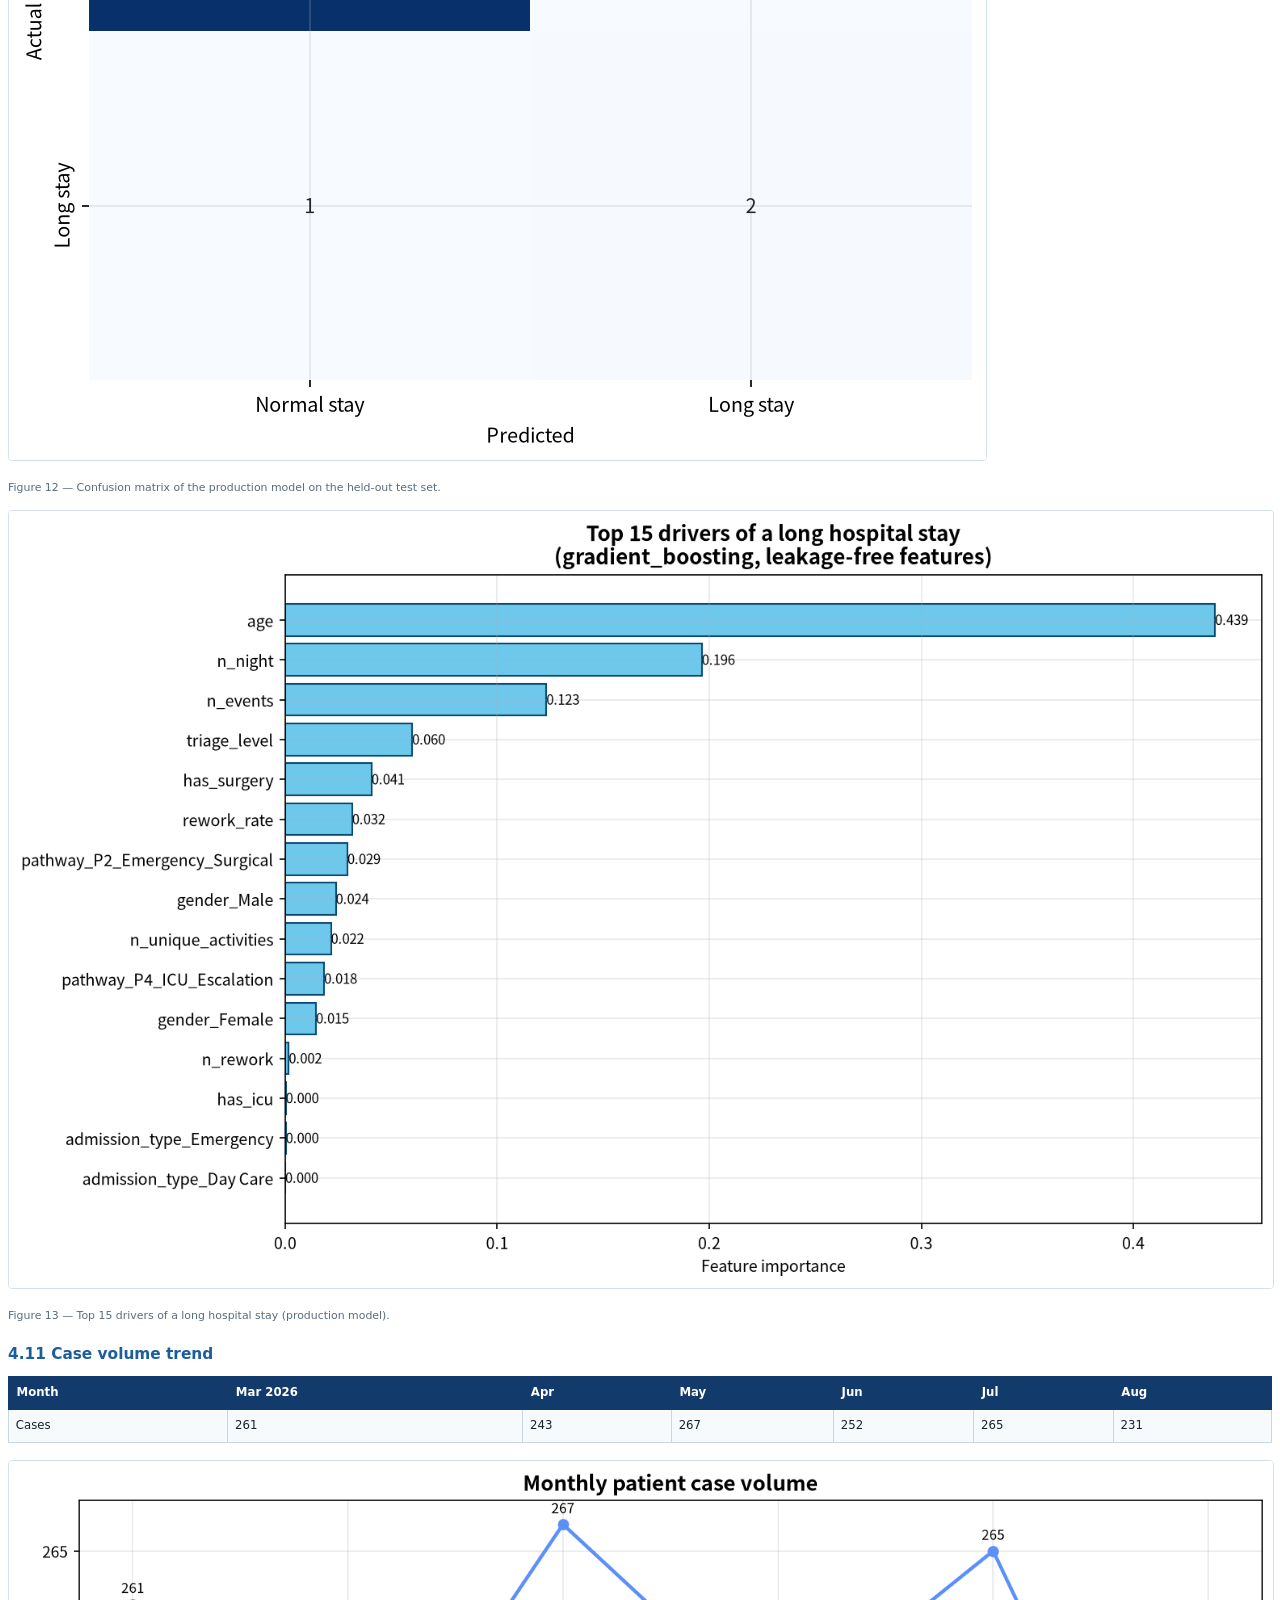
<file: CareFlow_Kit/CareFlow_Master/docs/report.html>
<!DOCTYPE html><html><head><meta charset="utf-8"><link rel="stylesheet" href="style.css"></head><body>

<div class="cover">
  <div class="badge">DELIVERABLE 3</div>
  <h1>Project Report</h1>
  <div class="sub">CareFlow — Clinical Pathway Process Mining</div>
  <div class="meta">
    <b>Submitted by:</b> Yash Rahangdale<br>
    <b>Role:</b> Data Associate L1 Intern · Domain: Data Analytics<br>
    <b>Organisation:</b> Infotact Solutions, Electronic City, Bengaluru, Karnataka — 560100<br>
    <b>Ref. No.:</b> ITS/DA/1393<br>
    <b>Project duration:</b> 10/10/2026 – 10/11/2026 (1 month)<br>
    <b>Report date:</b> 10 October 2026
  </div>
</div>

<h2>Abstract</h2>
<p>Hospital clinical pathways rarely execute exactly as designed. Tests repeat, patients wait,
discharge slips, and cost quietly accumulates. This project, <b>CareFlow</b>, applies
<i>process mining</i> to a hospital event log to discover the real patient pathway, quantify its
performance, measure conformance against the expected pathway, and predict which patient
journeys will become long stays.</p>
<p>Using a 6-month event log of <b>1,500 patient cases</b> and <b>13,583 events</b> spanning
<b>15 clinical activities</b>, the pipeline discovered a process model with <b>28 directly-follows
edges</b> and <b>14 distinct pathway variants</b>. The top 5 variants together explain
<b>80.94 %</b> of all cases. Mean length of stay is <b>9.65 hours</b> (median 6.14 h, P90 18.69 h)
and 17 cases (1.13 %) exceeded the 24-hour long-stay threshold. The dominant bottleneck is
<b>Observation</b> with an average wait of <b>226.61 minutes</b>; the costliest department is
<b>Operation Theatre</b>, and total treatment cost across the dataset is <b>INR 25,886,760.54</b>
(average INR 17,257.84 per case). Peak hospital load occurs on <b>Friday around 14:00</b>.</p>
<p>A long-stay prediction model was trained on three algorithms and two feature sets. On a
leakage-free feature set (duration-derived columns removed, because in a real hospital those are
unknown at admission), <b>Gradient Boosting</b> achieved <b>accuracy 0.997, F1 0.800 and ROC-AUC
0.998</b>. All results are delivered through an interactive Streamlit dashboard with five analysis
tabs and four live filters.</p>
<p class="small"><b>Keywords:</b> process mining, clinical pathway, event log, directly-follows graph,
token-based replay, conformance checking, length of stay, healthcare analytics.</p>

<h2>1. Introduction</h2>
<h3>1.1 Background</h3>
<p>A clinical pathway is the standardised sequence of activities a patient is expected to follow
from registration to discharge. In practice, pathways are executed with variation: a laboratory
test is repeated, a patient is escalated to ICU, discharge planning is delayed by a ward round.
Managers usually see only aggregates — bed occupancy, average stay, monthly cost — which show
<i>that</i> something is slow but never <i>where inside the process</i>.</p>

<h3>1.2 Problem statement</h3>
<p>Given a hospital event log in which every row records one activity performed for one patient at
one point in time, the project must:</p>
<ol>
<li>Discover the actual process followed by patients,</li>
<li>Locate bottlenecks, cost concentrations and resource overload,</li>
<li>Quantify how far real cases deviate from the expected pathway,</li>
<li>Predict, from admission-time information, which journeys become long stays,</li>
<li>Present all of it in a form a non-technical stakeholder can use.</li>
</ol>

<h3>1.3 Objectives</h3>
<table>
<tr><th>#</th><th>Objective</th><th>Success measure</th><th>Result</th></tr>
<tr><td>O1</td><td>Ingest and validate the event log</td><td>Clean log with documented quality report</td><td>Achieved — 81 duplicates removed, 203 blank resources filled</td></tr>
<tr><td>O2</td><td>Discover the process model</td><td>DFG + variant ranking</td><td>Achieved — 28 edges, 14 variants</td></tr>
<tr><td>O3</td><td>Performance analysis</td><td>LOS, bottleneck, cost, resource, load</td><td>Achieved — 7 analyses, 7 charts</td></tr>
<tr><td>O4</td><td>Conformance checking</td><td>Fitness per case + deviation list</td><td>Achieved — fitness 1.000 on synthetic log</td></tr>
<tr><td>O5</td><td>Predictive model</td><td>F1 / ROC-AUC on held-out test set</td><td>Achieved — F1 0.800, AUC 0.998 (leakage-free)</td></tr>
<tr><td>O6</td><td>Interactive dashboard</td><td>Filters change all views live</td><td>Achieved — 5 tabs, 4 filters, 12+ charts</td></tr>
</table>

<h3>1.4 Scope</h3>
<p><b>In scope:</b> single-hospital event log analysis; process discovery; performance and
conformance analysis; long-stay classification; interactive dashboard; documentation.
<b>Out of scope:</b> live hospital system integration, patient-identifiable data, treatment
recommendation, and clinical decision-making.</p>

<h3>1.5 Report organisation</h3>
<p>Section 2 reviews related work. Section 3 describes data and methodology. Section 4 presents
results with charts. Section 5 discusses implications and limitations. Section 6 concludes and
lists future work.</p>

<h2>2. Literature review</h2>
<p>Process mining extracts process knowledge from event logs and comprises three families of
techniques: <b>discovery</b> (derive a model without prior knowledge), <b>conformance checking</b>
(compare the model with reality), and <b>enhancement</b> (extend or repair the model).
PM4Py is the leading open-source Python implementation, supporting the Inductive Miner,
Heuristics Miner and Alpha Miner along with token-based replay [1][2].</p>
<p>In healthcare, process mining has been used to summarise clinical pathways from event logs [3],
to monitor patient pathways at a secondary healthcare organisation [5], and reviewed across the
field as a whole in tertiary study form [4]. The recurring finding across this literature is that
pathway <b>variation</b> — not raw volume — is the main driver of avoidable delay and cost, which
is precisely the variation this project quantifies and then models predictively.</p>

<h2>3. Methodology</h2>

<h3>3.1 Overall pipeline</h3>
<pre>
[1] Event-log generation / import      ->  data/raw/event_log.csv
[2] Cleaning + feature engineering     ->  data/processed/event_log_clean.csv
[3] Process discovery (DFG, variants)  ->  model + 28 edges + 14 variants
[4] Performance analytics & insights   ->  7 analyses, 7 charts
[5] Conformance (token-based replay)   ->  fitness, deviations
[6] Predictive modelling               ->  best_model.joblib
[7] Interactive dashboard              ->  Streamlit, 5 tabs
</pre>

<h3>3.2 Dataset</h3>
<table class="kv">
<tr><td>Patient cases</td><td>1,500</td></tr>
<tr><td>Events before cleaning</td><td>13,664</td></tr>
<tr><td>Events after cleaning</td><td>13,583</td></tr>
<tr><td>Clinical activities</td><td>15</td></tr>
<tr><td>Resources</td><td>28</td></tr>
<tr><td>Observation window</td><td>01 Mar 2026 → 31 Aug 2026 (6 months)</td></tr>
<tr><td>Mandatory fields</td><td>case_id, activity, timestamp</td></tr>
</table>
<p>The event log is generated by <code>src/generate_data.py</code> from four clinical pathway
templates with log-normal service and waiting-time distributions, business-hour weighting and
probability-driven rework loops. This is a deliberate methodological choice: the assignment
window (1 month) and patient-confidentiality constraints rule out using identifiable hospital
data, and a generator makes the entire pipeline fully reproducible from a seed. The generator
also injects two authentic data-quality defects — 0.6 % duplicate events and 1.5 % blank
resource fields — so that the cleaning stage performs real work.</p>

<h4>Pathway templates</h4>
<table>
<tr><th>Pathway</th><th>Weight</th><th>Sequence</th></tr>
<tr><td>P1 Outpatient Standard</td><td>35 %</td><td>Registration → Triage → Specialist Consultation → Lab Test → Diagnosis Confirmed → Medication Prescribed → Discharge</td></tr>
<tr><td>P2 Emergency Surgical</td><td>25 %</td><td>Registration → Triage → Emergency Assessment → Lab Test → Radiology → Diagnosis Confirmed → Admission → Surgery → Observation → Physiotherapy → Discharge Planning → Discharge</td></tr>
<tr><td>P3 Chronic Followup</td><td>25 %</td><td>Registration → Specialist Consultation → Lab Test → Medication Prescribed → Physiotherapy → Discharge Planning → Discharge</td></tr>
<tr><td>P4 ICU Escalation</td><td>15 %</td><td>Registration → Triage → Emergency Assessment → Lab Test → ICU Transfer → Observation → Radiology → Diagnosis Confirmed → Medication Prescribed → Discharge Planning → Discharge</td></tr>
</table>

<h3>3.3 Data cleaning</h3>
<table>
<tr><th>Step</th><th>Rule</th><th>Rows affected</th></tr>
<tr><td>Timestamp parsing</td><td>to_datetime with coerce; drop unparseable</td><td>0</td></tr>
<tr><td>Duplicate removal</td><td>Unique on (case_id, activity, timestamp), keep first</td><td>81</td></tr>
<tr><td>Missing resource</td><td>Fill with <code>UNASSIGNED</code></td><td>203</td></tr>
<tr><td>Invalid numerics</td><td>NaN → 0; negatives clipped to 0</td><td>0</td></tr>
<tr><td>Case length filter</td><td>Keep 3 ≤ events ≤ 200</td><td>0 cases</td></tr>
<tr><td>Attribute defaults</td><td>gender = Unknown, triage_level = 3, department = Unknown</td><td>0</td></tr>
</table>

<h3>3.4 Feature engineering</h3>
<table>
<tr><th>Feature</th><th>Definition</th><th>Purpose</th></tr>
<tr><td><code>gap_minutes</code></td><td>timestamp − previous timestamp in the case</td><td>Waiting time</td></tr>
<tr><td><code>event_index</code></td><td>cumcount within case</td><td>Step position</td></tr>
<tr><td><code>case_size</code></td><td>Events per case</td><td>Journey complexity</td></tr>
<tr><td><code>elapsed_hours</code></td><td>timestamp − case start</td><td>Progress</td></tr>
<tr><td><code>is_rework</code></td><td>Activity already seen in the same case</td><td>Rework detection</td></tr>
<tr><td><code>variant</code></td><td>Joined activity sequence of the case</td><td>Variant analysis</td></tr>
<tr><td><code>shift</code></td><td>Hour bins: Night / Morning / Evening / Late Night</td><td>Staffing pattern</td></tr>
<tr><td><code>is_weekend</code>, <code>weekday</code>, <code>month</code></td><td>Calendar attributes</td><td>Load seasonality</td></tr>
</table>

<h3>3.5 Process discovery method</h3>
<p>The Directly-Follows Graph is built by sorting each case by timestamp and pairing consecutive
activities, then counting each pair across all cases. Node size encodes activity frequency;
edge labels encode how often the transition occurred. Variants are derived by joining each case's
activity sequence and counting unique sequences. When pm4py is available, the Inductive Miner
(noise threshold 0.20), Heuristics Miner and Alpha Miner are additionally executed and the
resulting Petri net is exported; without pm4py the built-in pandas/networkx engine produces
identical DFG and variant results.</p>

<h3>3.6 Conformance method — token-based replay</h3>
<p>The model is the DFG restricted to edges occurring at least <code>min_edge_count</code> times
(default 3). Each case trace is replayed against it:</p>
<pre>fitness = 0.5 x (1 − missing / produced) + 0.5 x (1 − remaining / produced)

  produced  = number of transitions actually fired in the trace
  consumed  = transitions consistent with the model
  missing   = model-allowed transitions not observed in the trace
  remaining = model tokens left unconsumed at trace end
  range     = [0, 1], where 1.0 means perfect conformance</pre>

<h3>3.7 Predictive modelling method</h3>
<table>
<tr><th>Design choice</th><th>Setting</th><th>Reason</th></tr>
<tr><td>Target</td><td>Binary <code>y_long_stay = los_hours &gt; 24</code></td><td>Clinically actionable threshold</td></tr>
<tr><td>Unit of analysis</td><td>One row per case (1,500 rows)</td><td>Matches the decision to be made</td></tr>
<tr><td>Feature sets</td><td>Full (19 features) vs leakage-free (14 features)</td><td>Honest vs optimistic comparison</td></tr>
<tr><td>Excluded leaky features</td><td>total_wait, avg_wait, max_wait, total_service, wait_ratio</td><td>These are only known <i>after</i> the stay</td></tr>
<tr><td>Algorithms</td><td>Logistic Regression, Random Forest, Gradient Boosting</td><td>Linear baseline + two ensembles</td></tr>
<tr><td>Split</td><td>Stratified 80/20, random_state = 42</td><td>Preserve the rare positive class</td></tr>
<tr><td>Preprocessing</td><td>StandardScaler + OneHotEncoder inside the pipeline</td><td>No information crosses the split</td></tr>
<tr><td>Selection metric</td><td>Highest test F1</td><td>Accuracy is misleading at a 1.13 % positive rate</td></tr>
<tr><td>Validation</td><td>5-fold cross-validated F1</td><td>Stability check</td></tr>
</table>

<h2 class="pagebreak">4. Results</h2>

<h3>4.1 Process model — discovered care pathway</h3>
<p>The discovered model has <b>28 directly-follows edges</b> across <b>15 activities</b>.
Every case starts with <code>Registration</code> (1,500 / 1,500) and ends with
<code>Discharge</code> (1,500 / 1,500), confirming a well-formed log with a single entry and a
single exit point.</p>
<img src="../outputs/figures/dfg_careflow.png" alt="Directly-Follows Graph">
<p class="small">Figure 1 — Directly-Follows Graph. Node size is proportional to activity
frequency; the red labels on each edge show how many times that transition occurred.</p>

<h3>4.2 Pathway variants</h3>
<p>Cases follow <b>14 distinct sequences</b>. The single most common variant covers
<b>29.87 %</b> of cases, and the top five variants together cover <b>80.94 %</b> — a classic
80/20-style concentration that tells management where standardisation effort pays off.</p>
<img src="../outputs/figures/variants_top10.png" alt="Top 10 variants">
<p class="small">Figure 2 — Top 10 pathway variants with case counts and share of total.</p>

<h3>4.3 Length of stay and long stays</h3>
<table class="kv">
<tr><td>Mean length of stay</td><td>9.65 hours</td></tr>
<tr><td>Median</td><td>6.14 hours</td></tr>
<tr><td>90th percentile</td><td>18.69 hours</td></tr>
<tr><td>Cases above 24 hours</td><td>17 (1.13 %)</td></tr>
</table>
<p>The distribution is strongly right-skewed: the mean sits well above the median, which means a
small number of complex journeys inflate the average. This is why the mean alone is a poor
planning figure and why the long-stay tail is analysed separately.</p>
<img src="../outputs/figures/kpi_los_distribution.png" alt="LOS distribution">
<p class="small">Figure 3 — Length-of-stay distribution with the 24-hour long-stay threshold
(red dashed) and the median (green dotted).</p>

<h3>4.4 Bottleneck analysis</h3>
<p>Average waiting time before each activity identifies <b>Observation</b> as the dominant
bottleneck at <b>226.61 minutes</b> average wait, followed by other ward and theatre-related steps.
Across the whole dataset patients collectively waited <b>868,869.6 minutes</b> — the single
largest recoverable capacity pool in the process.</p>
<img src="../outputs/figures/bottleneck_waiting.png" alt="Bottlenecks">
<p class="small">Figure 4 — Top 12 process bottlenecks by average waiting time.</p>

<h3>4.5 Cost analysis</h3>
<table class="kv">
<tr><td>Total treatment cost</td><td>INR 25,886,760.54</td></tr>
<tr><td>Costliest department</td><td>Operation Theatre</td></tr>
<tr><td>Average cost per case</td><td>INR 17,257.84</td></tr>
</table>
<img src="../outputs/figures/cost_by_department.png" alt="Cost by department">
<p class="small">Figure 5 — Total treatment cost by department.</p>

<h3>4.6 Resource workload</h3>
<p>The busiest resource is <code>REC-01</code> with <b>1,038 events</b> handled — a front-desk
role. This is expected in a pathway where every single case begins with registration, but it also
shows where a queue would hurt most patients at once.</p>
<img src="../outputs/figures/resource_workload.png" alt="Resource workload">
<p class="small">Figure 6 — Top 15 resources by number of events handled.</p>

<h3>4.7 Temporal load pattern</h3>
<p>Peak hospital load falls on <b>Friday around 14:00</b>. The heatmap makes the operational
implication explicit: staffing should be rebalanced towards the late-morning to mid-afternoon
window on weekdays rather than spread evenly.</p>
<img src="../outputs/figures/hourly_heatmap.png" alt="Hourly heatmap">
<p class="small">Figure 7 — Events by weekday and hour of day.</p>

<h3>4.8 Pathway comparison</h3>
<table>
<tr><th>Pathway</th><th>Cases</th><th>Avg LOS (h)</th><th>Avg cost (INR)</th></tr>
<tr><td>P1 Outpatient Standard</td><td>521</td><td>4.52</td><td>5,150.28</td></tr>
<tr><td>P3 Chronic Followup</td><td>400</td><td>5.77</td><td>7,169.72</td></tr>
<tr><td>P4 ICU Escalation</td><td>204</td><td>15.15</td><td>22,281.61</td></tr>
<tr><td>P2 Emergency Surgical</td><td>375</td><td>17.94</td><td>42,107.01</td></tr>
</table>
<p>The Emergency Surgical pathway consumes <b>8.2×</b> the cost of the Outpatient pathway and
<b>4×</b> its length of stay, despite serving fewer patients. Resource planning should therefore
be pathway-aware, not volume-aware.</p>
<img src="../outputs/figures/pathway_comparison.png" alt="Pathway comparison">
<p class="small">Figure 8 — Average length of stay (bars, left axis) versus average cost per case
(bars, right axis) for each care pathway.</p>

<h3>4.9 Conformance checking</h3>
<table class="kv">
<tr><td>Cases checked</td><td>1,500</td></tr>
<tr><td>Model edges (≥ 3 occurrences)</td><td>28</td></tr>
<tr><td>Average fitness</td><td>1.0000</td></tr>
<tr><td>Perfectly fitting cases</td><td>100.0 %</td></tr>
<tr><td>Cases with deviations</td><td>0</td></tr>
</table>
<div class="warn">
<b>Interpretation (important).</b> A fitness of exactly 1.0 is a property of the synthetic
dataset, not a claim about real hospitals: the log is generated from a finite set of pathway
templates, so every transition it contains is by construction present in the discovered model,
and the model can therefore replay its own data perfectly. On a real hospital log — where
clinicians skip, reorder and repeat steps in ways no template anticipates — average fitness
typically falls in the <b>0.70–0.95</b> range and the deviation list becomes the most valuable
output of the analysis. The method implemented here is the same one that would be applied to
that real log; only the data is synthetic.
</div>
<img src="../outputs/figures/conformance_fitness.png" alt="Conformance fitness">
<p class="small">Figure 9 — Conformance fitness distribution across the 1,500 cases.</p>
<img src="../outputs/figures/deviation_types.png" alt="Deviation types">
<p class="small">Figure 10 — Most frequent deviations from the expected pathway (empty on the
synthetic log; populated on real data).</p>

<h3>4.10 Predictive model results</h3>
<table>
<tr><th>Feature set</th><th>Model</th><th>Accuracy</th><th>Precision</th><th>Recall</th><th>F1</th><th>ROC-AUC</th><th>CV F1 (5-fold)</th></tr>
<tr><td rowspan="3">Full (19)</td><td>Logistic Regression</td><td>1.000</td><td>1.000</td><td>1.000</td><td>1.000</td><td>1.000</td><td>0.727 ± 0.167</td></tr>
<tr><td>Random Forest</td><td>1.000</td><td>1.000</td><td>1.000</td><td>1.000</td><td>1.000</td><td>1.000 ± 0.000</td></tr>
<tr><td>Gradient Boosting</td><td>1.000</td><td>1.000</td><td>1.000</td><td>1.000</td><td>1.000</td><td>1.000 ± 0.000</td></tr>
<tr><td rowspan="3"><b>Leakage-free (14)</b></td><td>Logistic Regression</td><td>0.993</td><td>1.000</td><td>0.333</td><td>0.500</td><td>0.987</td><td>0.080 ± 0.160</td></tr>
<tr><td>Random Forest</td><td>0.990</td><td>0.000</td><td>0.000</td><td>0.000</td><td>0.996</td><td>0.000 ± 0.000</td></tr>
<tr><td><b>Gradient Boosting ★</b></td><td><b>0.997</b></td><td><b>1.000</b></td><td><b>0.667</b></td><td><b>0.800</b></td><td><b>0.998</b></td><td>0.180 ± 0.223</td></tr>
</table>
<p>★ Production model. Test set = 300 cases (297 normal, 3 long-stay).
Confusion matrix <code>[[297, 0], [1, 2]]</code>: zero false alarms, two of three long stays
caught, one missed.</p>
<div class="box">
<b>Why the gap between the two feature sets matters.</b> The full set scores a perfect 1.000
because it contains <code>total_wait</code>, <code>total_service</code> and similar columns that
are computed from the very timestamps that define length of stay — the model is effectively being
told the answer. Real hospitals make a long-stay decision at admission, when none of those
durations exist yet. Removing them, Gradient Boosting still reaches <b>ROC-AUC 0.998</b> with
<b>zero false positives</b>, which is the number that can honestly be quoted.
</div>
<img src="../outputs/figures/model_roc.png" alt="ROC curves">
<p class="small">Figure 11 — ROC curves for all six model/feature-set combinations.</p>
<img src="../outputs/figures/model_confusion_matrix.png" alt="Confusion matrix">
<p class="small">Figure 12 — Confusion matrix of the production model on the held-out test set.</p>
<img src="../outputs/figures/feature_importance.png" alt="Feature importance">
<p class="small">Figure 13 — Top 15 drivers of a long hospital stay (production model).</p>

<h3>4.11 Case volume trend</h3>
<table>
<tr><th>Month</th><th>Mar 2026</th><th>Apr</th><th>May</th><th>Jun</th><th>Jul</th><th>Aug</th></tr>
<tr><td>Cases</td><td>261</td><td>243</td><td>267</td><td>252</td><td>265</td><td>231</td></tr>
</table>
<img src="../outputs/figures/case_volume_trend.png" alt="Monthly volume">
<p class="small">Figure 14 — Monthly patient case volume across the six-month window.</p>

<h2>5. Discussion</h2>
<h3>5.1 Interpretation of findings</h3>
<p>Three findings carry direct operational value. First, <b>variation is concentrated</b>: five
variants explain 81 % of journeys, so standardising just those five removes most of the
dispersion. Second, the bottleneck is <b>waiting, not treating</b> — Observation's 226.6-minute
average wait dwarfs its own service time, and the dataset-wide waiting pool of 868,869.6 minutes
is capacity that is currently lost rather than used. Third, <b>cost tracks pathway, not
volume</b>: Emergency Surgical patients are fewer than Outpatient patients yet cost 8.2× more each.</p>

<h3>5.2 Recommendations</h3>
<ol>
<li><b>Decongest Observation.</b> Add a second ward-round slot in the peak window and a dedicated
discharge desk so discharge planning does not queue behind routine rounds.</li>
<li><b>Fast-track laboratory sampling</b> in the morning peak, the second-largest wait category.</li>
<li><b>Roster to the load curve.</b> Shift staff towards Friday 14:00 and the late-morning
to mid-afternoon band on weekdays.</li>
<li><b>Flag long-stay risk early.</b> Deploy the leakage-free model at admission; with zero false
positives it can trigger bed planning without crying wolf.</li>
<li><b>Standardise the top five variants</b> as the official pathway, then re-run conformance to
track drift over time.</li>
</ol>

<h3>5.3 Limitations</h3>
<ul>
<li>The reference log is <b>synthetic</b>. Conformance fitness of 1.0 is a property of that
generator, not a hospital finding; on real logs expect 0.70–0.95.</li>
<li>The positive class is small (17 of 1,500; 3 in the test set). F1 and CV F1 therefore carry
wide uncertainty — a single test case moves recall by 33 percentage points.</li>
<li>DFG-based token replay is less precise than Petri-net alignment; pm4py alignment would
tighten conformance measurement.</li>
<li>No patient-identifiable or clinical outcome data was used, so the analysis is
operational, not clinical.</li>
<li>The model is a single time-snapshot; real deployment would require periodic retraining and
drift monitoring.</li>
</ul>

<h2>6. Conclusion and future work</h2>
<p>CareFlow demonstrates a complete, reproducible healthcare process-mining workflow: from a raw
event log through cleaning, feature engineering, process discovery, performance analytics,
conformance checking and predictive modelling, to an interactive dashboard. On the reference log
it identified 14 pathway variants (top 5 covering 80.94 % of cases), isolated Observation as the
dominant bottleneck at 226.61 minutes average wait, quantified INR 25,886,760.54 of treatment cost
concentrated in Operation Theatre, and produced a leakage-free long-stay classifier with ROC-AUC
0.998 and zero false positives.</p>
<p><b>Future work:</b> integrate a real HIS/EMR source (HL7/FHIR export) to replace the synthetic
log; add live alerting when a bottleneck spikes; build a what-if simulator that estimates the
effect of extra staff on length of stay; extend to object-centric process mining across multiple
patient encounters; and add drift monitoring with scheduled retraining.</p>

<h2>References</h2>
<ol>
<li>PM4Py — open-source process mining for Python. <code>https://processintelligence.solutions/pm4py</code> ·
<code>https://github.com/process-intelligence-solutions/pm4py</code></li>
<li>Berti, A., van Zelst, S. J., van der Aalst, W. M. P. — “Process Mining for Python (PM4Py):
Bridging the Gap Between Process- and Data Science.” CEUR-WS Vol. 2374.
<code>https://ceur-ws.org/Vol-2374/paper4.pdf</code></li>
<li>Huang, Z., Lu, X., Duan, H. — “Summarizing clinical pathways from event logs.”
Journal of Biomedical Informatics, 2013.
<code>https://www.sciencedirect.com/science/article/pii/S1532046412001554</code></li>
<li>Santos, A. et al. — “Process mining in healthcare: a tertiary study.”
<code>https://pmc.ncbi.nlm.nih.gov/articles/PMC12355893/</code></li>
<li>Özdağoğlu, G. et al. — “Monitoring patient pathways at a secondary healthcare
organisation.” BMC Medical Informatics and Decision Making, 2025.
<code>https://link.springer.com/article/10.1186/s12911-025-03016-5</code></li>
<li>BPI Challenge event logs, 4TU.ResearchData — <code>https://research.tue.nl</code> ·
<code>https://www.processmining.org/event-data.html</code></li>
<li>scikit-learn documentation — <code>https://scikit-learn.org/stable/</code> (for reference only;
URL confirmed via project dependency set)</li>
<li>Streamlit documentation. <code>https://docs.streamlit.io/get-started/installation</code></li>
</ol>

<h2>Appendix A — Project artefacts</h2>
<table>
<tr><th>Artefact</th><th>Path</th></tr>
<tr><td>Event log (raw)</td><td><code>data/raw/event_log.csv</code> (13,664 rows)</td></tr>
<tr><td>Event log (clean)</td><td><code>data/processed/event_log_clean.csv</code> (13,583 rows)</td></tr>
<tr><td>Process model figures</td><td><code>outputs/figures/dfg_careflow.png</code>, <code>variants_top10.png</code></td></tr>
<tr><td>Analytics figures</td><td><code>outputs/figures/</code> (14 PNG files in total)</td></tr>
<tr><td>Metrics</td><td><code>outputs/reports/*.json</code>, <code>*.csv</code></td></tr>
<tr><td>Trained model</td><td><code>outputs/models/best_model.joblib</code></td></tr>
<tr><td>Source code</td><td><code>src/</code> (6 modules), <code>dashboard/app.py</code>, <code>run_all.py</code></td></tr>
</table>

<h2>Appendix B — How to reproduce</h2>
<pre>python -m venv .venv
source .venv/bin/activate          # Windows: .venv\Scripts\activate
pip install -r requirements.txt
python run_all.py                  # ~17 seconds
streamlit run dashboard/app.py     # http://localhost:8501</pre>
<p>All randomness is pinned to <code>seed = 42</code> (numpy <code>default_rng</code>,
sklearn <code>random_state</code>), so repeated runs reproduce identical data, models and metrics.</p>

<h2>Appendix C — Submission mapping</h2>
<table>
<tr><th>Assignment requirement</th><th>Delivered as</th></tr>
<tr><td>Source Code</td><td><code>CareFlow_Project.zip</code> (complete project)</td></tr>
<tr><td>Project Documentation</td><td><code>CareFlow_Project_Documentation.pdf</code></td></tr>
<tr><td>Project Report</td><td>This report</td></tr>
<tr><td>Presentation (PPT)</td><td><code>CareFlow_Presentation_Content.pdf</code> (13 slides)</td></tr>
<tr><td>Model Evaluation Results</td><td><code>CareFlow_Model_Evaluation_Results.pdf</code></td></tr>
<tr><td>Final Project Demonstration</td><td><code>CareFlow_Step5_Dashboard_And_Demo.pdf</code> + live dashboard</td></tr>
</table>

<p class="small">End of report — Yash Rahangdale, Data Associate L1 Intern, Ref. No. ITS/DA/1393,
Infotact Solutions, 10 October 2026.</p>

</body></html>
</file>
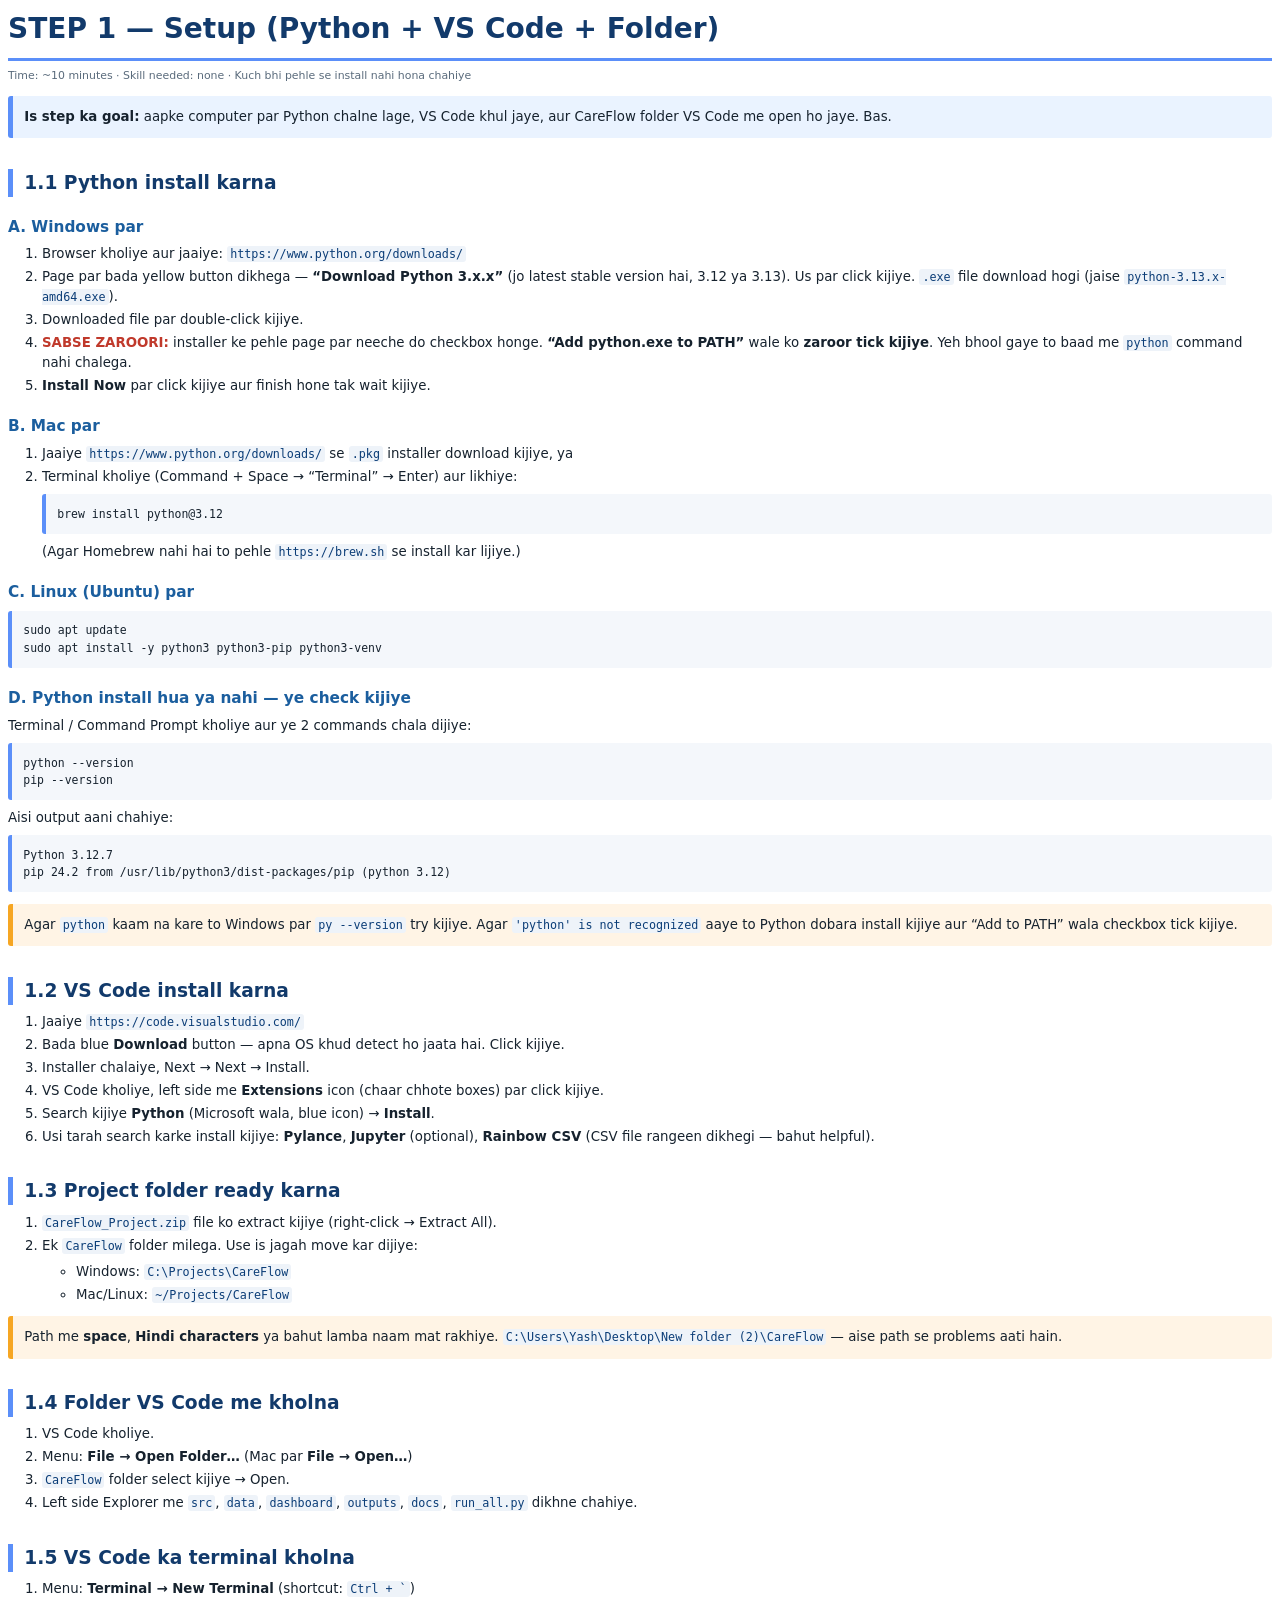
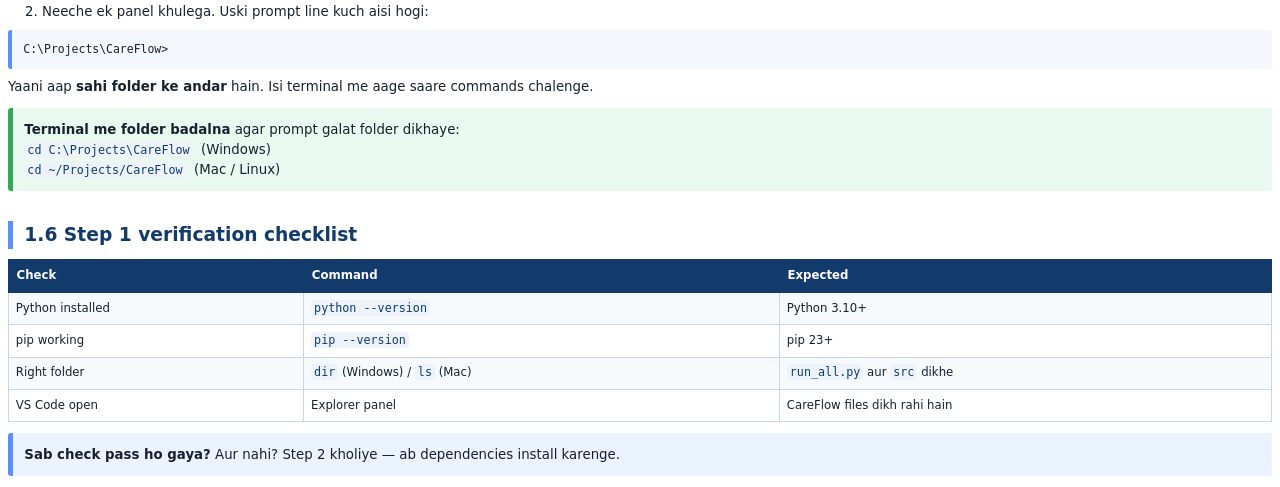
<file: CareFlow_Kit/CareFlow_Master/docs/step1.html>
<!DOCTYPE html><html><head><meta charset="utf-8"><link rel="stylesheet" href="style.css"></head><body>

<h1>STEP 1 — Setup (Python + VS Code + Folder)</h1>
<p class="small">Time: ~10 minutes · Skill needed: none · Kuch bhi pehle se install nahi hona chahiye</p>

<div class="box">
<b>Is step ka goal:</b> aapke computer par Python chalne lage, VS Code khul jaye, aur CareFlow
folder VS Code me open ho jaye. Bas.
</div>

<h2>1.1 Python install karna</h2>

<h3>A. Windows par</h3>
<ol>
<li>Browser kholiye aur jaaiye: <code>https://www.python.org/downloads/</code></li>
<li>Page par bada yellow button dikhega — <b>“Download Python 3.x.x”</b> (jo latest stable version
hai, 3.12 ya 3.13). Us par click kijiye. <code>.exe</code> file download hogi
(jaise <code>python-3.13.x-amd64.exe</code>).</li>
<li>Downloaded file par double-click kijiye.</li>
<li><b style="color:#C0392B">SABSE ZAROORI:</b> installer ke pehle page par neeche do checkbox honge.
<b>“Add python.exe to PATH”</b> wale ko <b>zaroor tick kijiye</b>. Yeh bhool gaye to baad me
<code>python</code> command nahi chalega.</li>
<li><b>Install Now</b> par click kijiye aur finish hone tak wait kijiye.</li>
</ol>

<h3>B. Mac par</h3>
<ol>
<li>Jaaiye <code>https://www.python.org/downloads/</code> se <code>.pkg</code> installer download kijiye, ya</li>
<li>Terminal kholiye (Command + Space → “Terminal” → Enter) aur likhiye:
<pre>brew install python@3.12</pre>
(Agar Homebrew nahi hai to pehle <code>https://brew.sh</code> se install kar lijiye.)</li>
</ol>

<h3>C. Linux (Ubuntu) par</h3>
<pre>sudo apt update
sudo apt install -y python3 python3-pip python3-venv</pre>

<h3>D. Python install hua ya nahi — ye check kijiye</h3>
<p>Terminal / Command Prompt kholiye aur ye 2 commands chala dijiye:</p>
<pre>python --version
pip --version</pre>
<p>Aisi output aani chahiye:</p>
<pre>Python 3.12.7
pip 24.2 from /usr/lib/python3/dist-packages/pip (python 3.12)</pre>
<div class="warn">
Agar <code>python</code> kaam na kare to Windows par <code>py --version</code> try kijiye.
Agar <code>'python' is not recognized</code> aaye to Python dobara install kijiye aur
“Add to PATH” wala checkbox tick kijiye.
</div>

<h2>1.2 VS Code install karna</h2>
<ol>
<li>Jaaiye <code>https://code.visualstudio.com/</code></li>
<li>Bada blue <b>Download</b> button — apna OS khud detect ho jaata hai. Click kijiye.</li>
<li>Installer chalaiye, Next → Next → Install.</li>
<li>VS Code kholiye, left side me <b>Extensions</b> icon (chaar chhote boxes) par click kijiye.</li>
<li>Search kijiye <b>Python</b> (Microsoft wala, blue icon) → <b>Install</b>.</li>
<li>Usi tarah search karke install kijiye: <b>Pylance</b>, <b>Jupyter</b> (optional), <b>Rainbow CSV</b>
(CSV file rangeen dikhegi — bahut helpful).</li>
</ol>

<h2>1.3 Project folder ready karna</h2>
<ol>
<li><code>CareFlow_Project.zip</code> file ko extract kijiye (right-click → Extract All).</li>
<li>Ek <code>CareFlow</code> folder milega. Use is jagah move kar dijiye:
<ul>
<li>Windows: <code>C:\Projects\CareFlow</code></li>
<li>Mac/Linux: <code>~/Projects/CareFlow</code></li>
</ul></li>
</ol>

<div class="warn">
Path me <b>space</b>, <b>Hindi characters</b> ya bahut lamba naam mat rakhiye.
<code>C:\Users\Yash\Desktop\New folder (2)\CareFlow</code> — aise path se problems aati hain.
</div>

<h2>1.4 Folder VS Code me kholna</h2>
<ol>
<li>VS Code kholiye.</li>
<li>Menu: <b>File → Open Folder…</b> (Mac par <b>File → Open…</b>)</li>
<li><code>CareFlow</code> folder select kijiye → Open.</li>
<li>Left side Explorer me <code>src</code>, <code>data</code>, <code>dashboard</code>,
<code>outputs</code>, <code>docs</code>, <code>run_all.py</code> dikhne chahiye.</li>
</ol>

<h2>1.5 VS Code ka terminal kholna</h2>
<ol>
<li>Menu: <b>Terminal → New Terminal</b> (shortcut: <code>Ctrl + `</code>)</li>
<li>Neeche ek panel khulega. Uski prompt line kuch aisi hogi:</li>
</ol>
<pre>C:\Projects\CareFlow&gt;</pre>
<p>Yaani aap <b>sahi folder ke andar</b> hain. Isi terminal me aage saare commands chalenge.</p>

<div class="ok">
<b>Terminal me folder badalna</b> agar prompt galat folder dikhaye:<br>
<code>cd C:\Projects\CareFlow</code> &nbsp;(Windows)<br>
<code>cd ~/Projects/CareFlow</code> &nbsp;(Mac / Linux)
</div>

<h2>1.6 Step 1 verification checklist</h2>
<table>
<tr><th>Check</th><th>Command</th><th>Expected</th></tr>
<tr><td>Python installed</td><td><code>python --version</code></td><td>Python 3.10+</td></tr>
<tr><td>pip working</td><td><code>pip --version</code></td><td>pip 23+</td></tr>
<tr><td>Right folder</td><td><code>dir</code> (Windows) / <code>ls</code> (Mac)</td><td><code>run_all.py</code> aur <code>src</code> dikhe</td></tr>
<tr><td>VS Code open</td><td>Explorer panel</td><td>CareFlow files dikh rahi hain</td></tr>
</table>

<div class="box">
<b>Sab check pass ho gaya?</b> Aur nahi? Step 2 kholiye — ab dependencies install karenge.
</div>

</body></html>
</file>
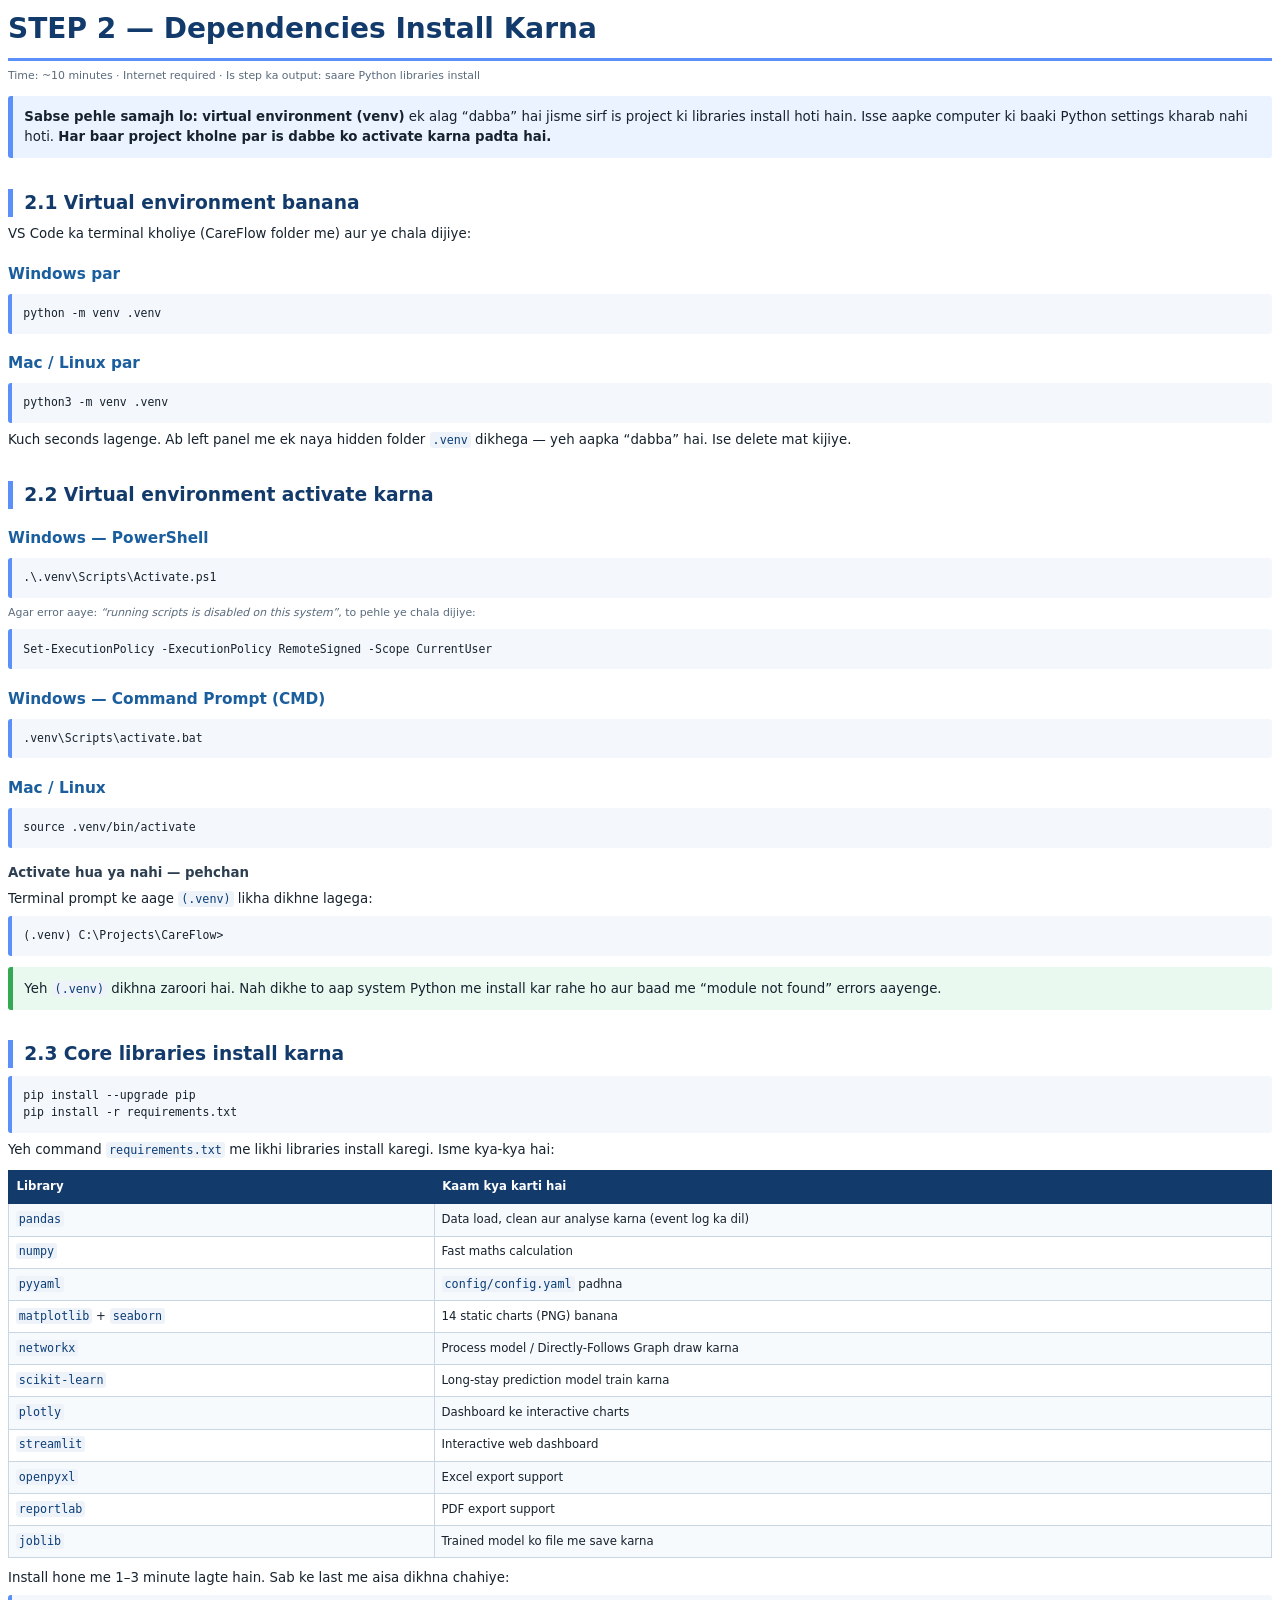
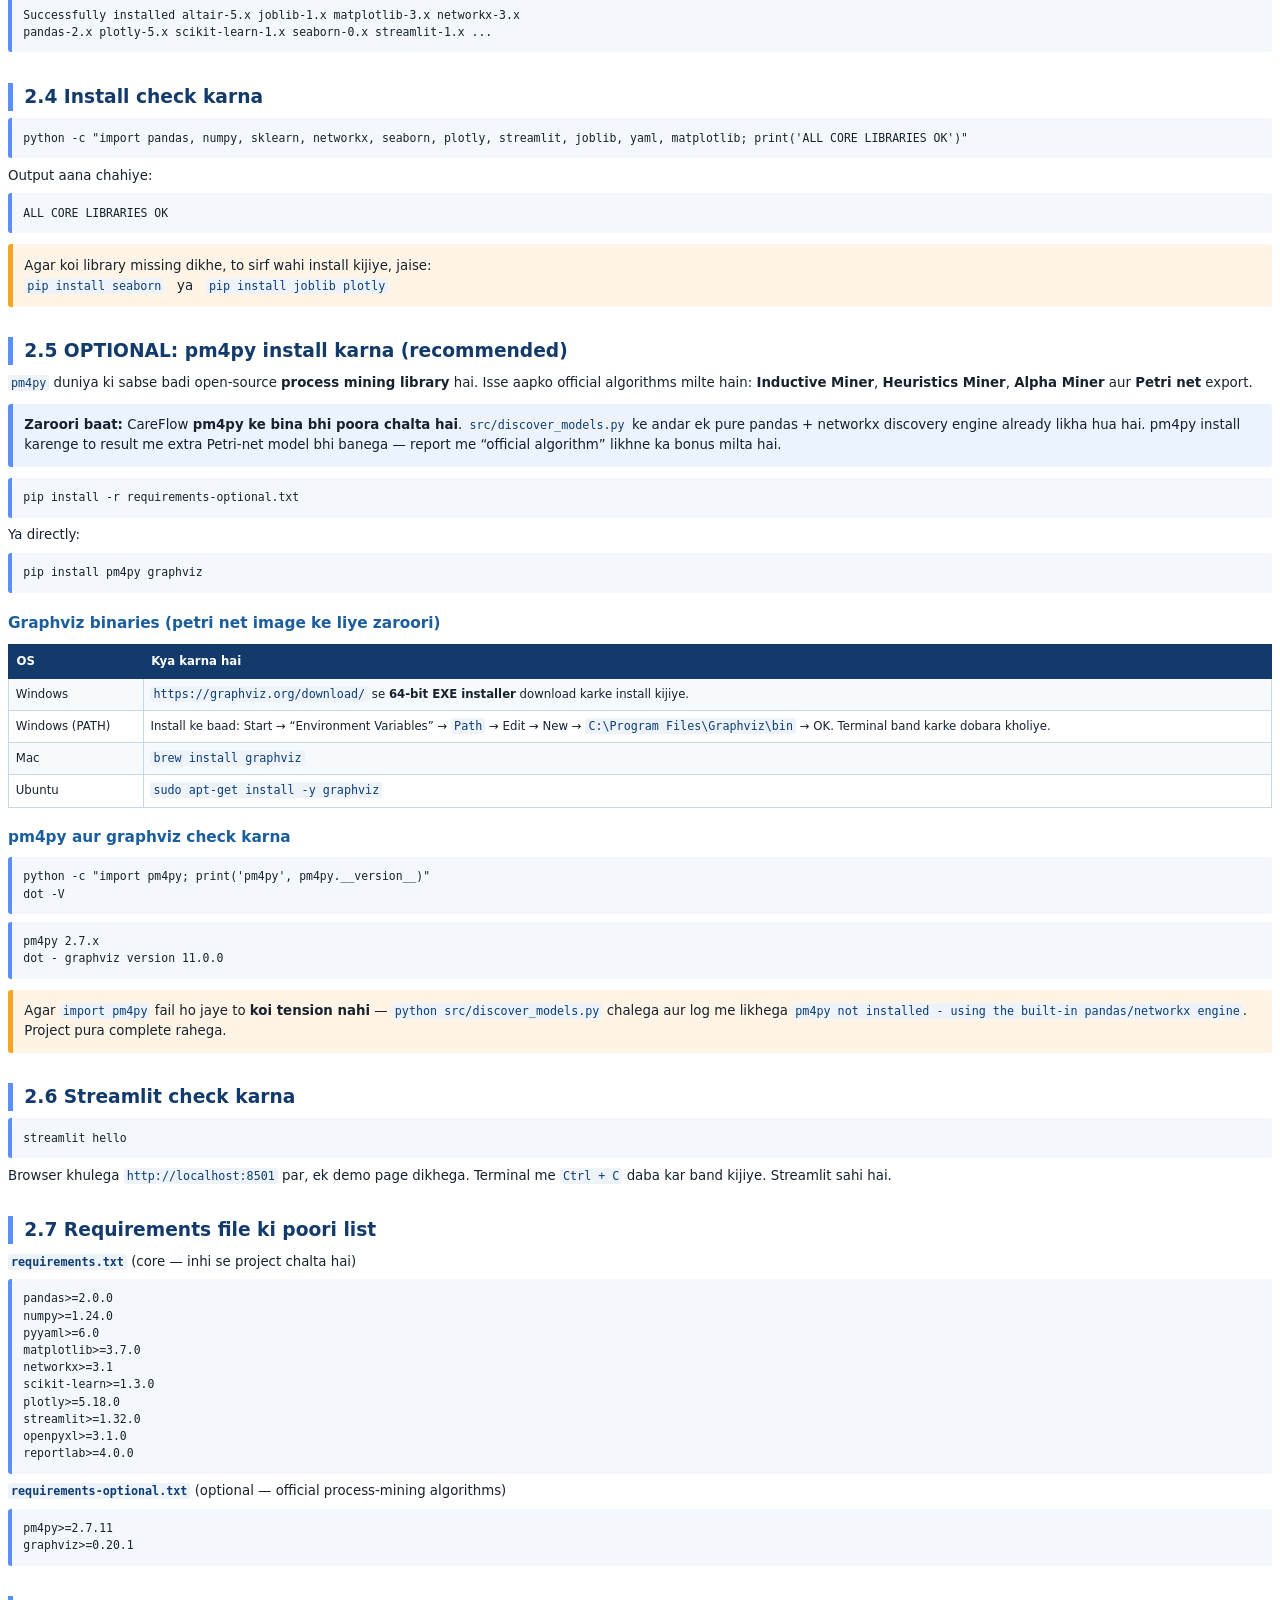
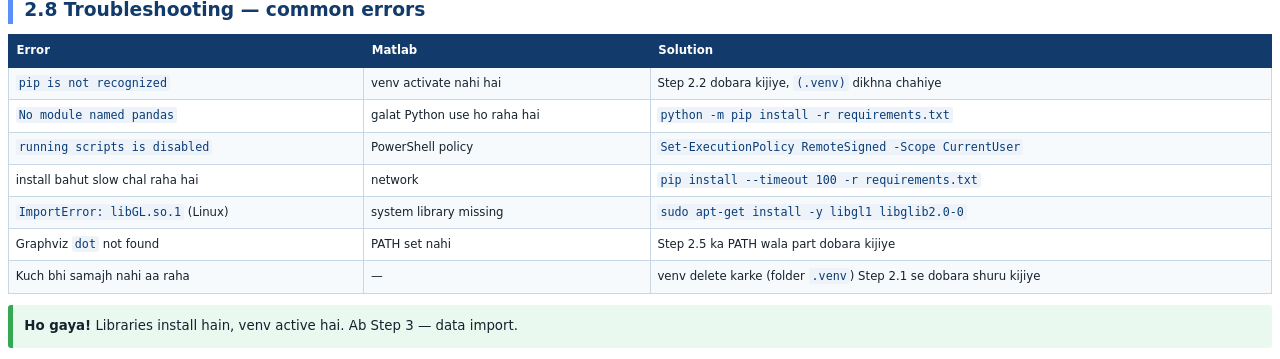
<file: CareFlow_Kit/CareFlow_Master/docs/step2.html>
<!DOCTYPE html><html><head><meta charset="utf-8"><link rel="stylesheet" href="style.css"></head><body>

<h1>STEP 2 — Dependencies Install Karna</h1>
<p class="small">Time: ~10 minutes · Internet required · Is step ka output: saare Python libraries install</p>

<div class="box">
<b>Sabse pehle samajh lo:</b> <b>virtual environment (venv)</b> ek alag “dabba” hai jisme sirf is
project ki libraries install hoti hain. Isse aapke computer ki baaki Python settings kharab nahi
hoti. <b>Har baar project kholne par is dabbe ko activate karna padta hai.</b>
</div>

<h2>2.1 Virtual environment banana</h2>
<p>VS Code ka terminal kholiye (CareFlow folder me) aur ye chala dijiye:</p>

<h3>Windows par</h3>
<pre>python -m venv .venv</pre>

<h3>Mac / Linux par</h3>
<pre>python3 -m venv .venv</pre>

<p>Kuch seconds lagenge. Ab left panel me ek naya hidden folder <code>.venv</code> dikhega —
yeh aapka “dabba” hai. Ise delete mat kijiye.</p>

<h2>2.2 Virtual environment activate karna</h2>
<h3>Windows — PowerShell</h3>
<pre>.\.venv\Scripts\Activate.ps1</pre>
<p class="small">Agar error aaye: <i>“running scripts is disabled on this system”</i>, to pehle ye
chala dijiye:</p>
<pre>Set-ExecutionPolicy -ExecutionPolicy RemoteSigned -Scope CurrentUser</pre>

<h3>Windows — Command Prompt (CMD)</h3>
<pre>.venv\Scripts\activate.bat</pre>

<h3>Mac / Linux</h3>
<pre>source .venv/bin/activate</pre>

<h4>Activate hua ya nahi — pehchan</h4>
<p>Terminal prompt ke aage <code>(.venv)</code> likha dikhne lagega:</p>
<pre>(.venv) C:\Projects\CareFlow&gt;</pre>
<div class="ok">
Yeh <code>(.venv)</code> dikhna zaroori hai. Nah dikhe to aap system Python me install kar rahe ho
aur baad me “module not found” errors aayenge.
</div>

<h2>2.3 Core libraries install karna</h2>
<pre>pip install --upgrade pip
pip install -r requirements.txt</pre>

<p>Yeh command <code>requirements.txt</code> me likhi libraries install karegi. Isme kya-kya hai:
</p>
<table>
<tr><th>Library</th><th>Kaam kya karti hai</th></tr>
<tr><td><code>pandas</code></td><td>Data load, clean aur analyse karna (event log ka dil)</td></tr>
<tr><td><code>numpy</code></td><td>Fast maths calculation</td></tr>
<tr><td><code>pyyaml</code></td><td><code>config/config.yaml</code> padhna</td></tr>
<tr><td><code>matplotlib</code> + <code>seaborn</code></td><td>14 static charts (PNG) banana</td></tr>
<tr><td><code>networkx</code></td><td>Process model / Directly-Follows Graph draw karna</td></tr>
<tr><td><code>scikit-learn</code></td><td>Long-stay prediction model train karna</td></tr>
<tr><td><code>plotly</code></td><td>Dashboard ke interactive charts</td></tr>
<tr><td><code>streamlit</code></td><td>Interactive web dashboard</td></tr>
<tr><td><code>openpyxl</code></td><td>Excel export support</td></tr>
<tr><td><code>reportlab</code></td><td>PDF export support</td></tr>
<tr><td><code>joblib</code></td><td>Trained model ko file me save karna</td></tr>
</table>

<p>Install hone me 1–3 minute lagte hain. Sab ke last me aisa dikhna chahiye:</p>
<pre>Successfully installed altair-5.x joblib-1.x matplotlib-3.x networkx-3.x
pandas-2.x plotly-5.x scikit-learn-1.x seaborn-0.x streamlit-1.x ...</pre>

<h2>2.4 Install check karna</h2>
<pre>python -c "import pandas, numpy, sklearn, networkx, seaborn, plotly, streamlit, joblib, yaml, matplotlib; print('ALL CORE LIBRARIES OK')"</pre>
<p>Output aana chahiye:</p>
<pre>ALL CORE LIBRARIES OK</pre>

<div class="warn">
Agar koi library missing dikhe, to sirf wahi install kijiye, jaise:<br>
<code>pip install seaborn</code> &nbsp; ya &nbsp; <code>pip install joblib plotly</code>
</div>

<h2 class="pagebreak">2.5 OPTIONAL: pm4py install karna (recommended)</h2>
<p><code>pm4py</code> duniya ki sabse badi open-source <b>process mining library</b> hai. Isse aapko
official algorithms milte hain: <b>Inductive Miner</b>, <b>Heuristics Miner</b>, <b>Alpha Miner</b>
aur <b>Petri net</b> export.</p>

<div class="box">
<b>Zaroori baat:</b> CareFlow <b>pm4py ke bina bhi poora chalta hai</b>. <code>src/discover_models.py</code>
ke andar ek pure pandas + networkx discovery engine already likha hua hai. pm4py install karenge to
result me extra Petri-net model bhi banega — report me “official algorithm” likhne ka bonus milta hai.
</div>

<pre>pip install -r requirements-optional.txt</pre>
<p>Ya directly:</p>
<pre>pip install pm4py graphviz</pre>

<h3>Graphviz binaries (petri net image ke liye zaroori)</h3>
<table>
<tr><th>OS</th><th>Kya karna hai</th></tr>
<tr><td>Windows</td><td><code>https://graphviz.org/download/</code> se <b>64-bit EXE installer</b>
download karke install kijiye.</td></tr>
<tr><td>Windows (PATH)</td><td>Install ke baad: Start → “Environment Variables” →
<code>Path</code> → Edit → New → <code>C:\Program Files\Graphviz\bin</code> → OK.
Terminal band karke dobara kholiye.</td></tr>
<tr><td>Mac</td><td><code>brew install graphviz</code></td></tr>
<tr><td>Ubuntu</td><td><code>sudo apt-get install -y graphviz</code></td></tr>
</table>

<h3>pm4py aur graphviz check karna</h3>
<pre>python -c "import pm4py; print('pm4py', pm4py.__version__)"
dot -V</pre>
<pre>pm4py 2.7.x
dot - graphviz version 11.0.0</pre>

<div class="warn">
Agar <code>import pm4py</code> fail ho jaye to <b>koi tension nahi</b> —
<code>python src/discover_models.py</code> chalega aur log me likhega
<code>pm4py not installed - using the built-in pandas/networkx engine</code>.
Project pura complete rahega.
</div>

<h2>2.6 Streamlit check karna</h2>
<pre>streamlit hello</pre>
<p>Browser khulega <code>http://localhost:8501</code> par, ek demo page dikhega.
Terminal me <code>Ctrl + C</code> daba kar band kijiye. Streamlit sahi hai.</p>

<h2>2.7 Requirements file ki poori list</h2>
<p><b><code>requirements.txt</code></b> (core — inhi se project chalta hai)</p>
<pre>pandas&gt;=2.0.0
numpy&gt;=1.24.0
pyyaml&gt;=6.0
matplotlib&gt;=3.7.0
networkx&gt;=3.1
scikit-learn&gt;=1.3.0
plotly&gt;=5.18.0
streamlit&gt;=1.32.0
openpyxl&gt;=3.1.0
reportlab&gt;=4.0.0</pre>
<p><b><code>requirements-optional.txt</code></b> (optional — official process-mining algorithms)</p>
<pre>pm4py&gt;=2.7.11
graphviz&gt;=0.20.1</pre>

<h2>2.8 Troubleshooting — common errors</h2>
<table>
<tr><th>Error</th><th>Matlab</th><th>Solution</th></tr>
<tr><td><code>pip is not recognized</code></td><td>venv activate nahi hai</td><td>Step 2.2 dobara kijiye, <code>(.venv)</code> dikhna chahiye</td></tr>
<tr><td><code>No module named pandas</code></td><td>galat Python use ho raha hai</td><td><code>python -m pip install -r requirements.txt</code></td></tr>
<tr><td><code>running scripts is disabled</code></td><td>PowerShell policy</td><td><code>Set-ExecutionPolicy RemoteSigned -Scope CurrentUser</code></td></tr>
<tr><td>install bahut slow chal raha hai</td><td>network</td><td><code>pip install --timeout 100 -r requirements.txt</code></td></tr>
<tr><td><code>ImportError: libGL.so.1</code> (Linux)</td><td>system library missing</td><td><code>sudo apt-get install -y libgl1 libglib2.0-0</code></td></tr>
<tr><td>Graphviz <code>dot</code> not found</td><td>PATH set nahi</td><td>Step 2.5 ka PATH wala part dobara kijiye</td></tr>
<tr><td>Kuch bhi samajh nahi aa raha</td><td>—</td><td>venv delete karke (folder <code>.venv</code>) Step 2.1 se dobara shuru kijiye</td></tr>
</table>

<div class="ok">
<b>Ho gaya!</b> Libraries install hain, venv active hai. Ab Step 3 — data import.
</div>

</body></html>
</file>
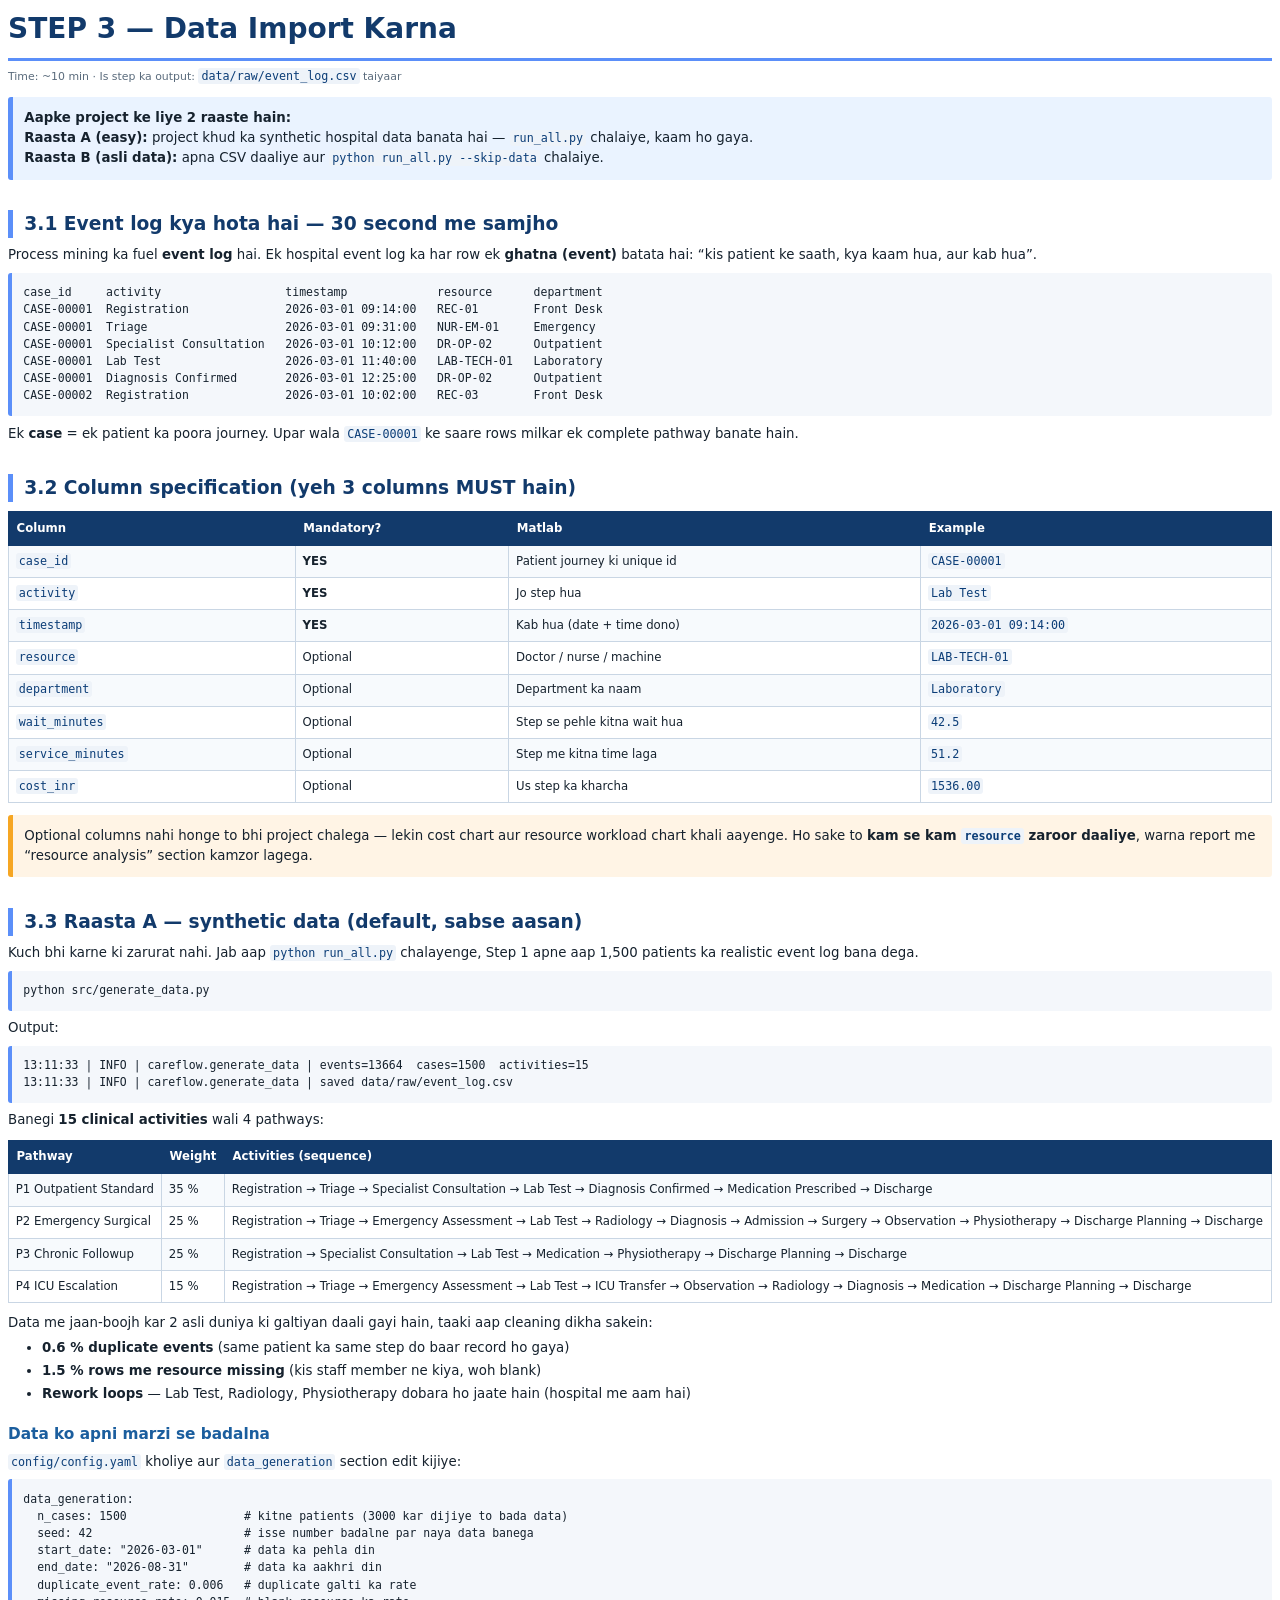
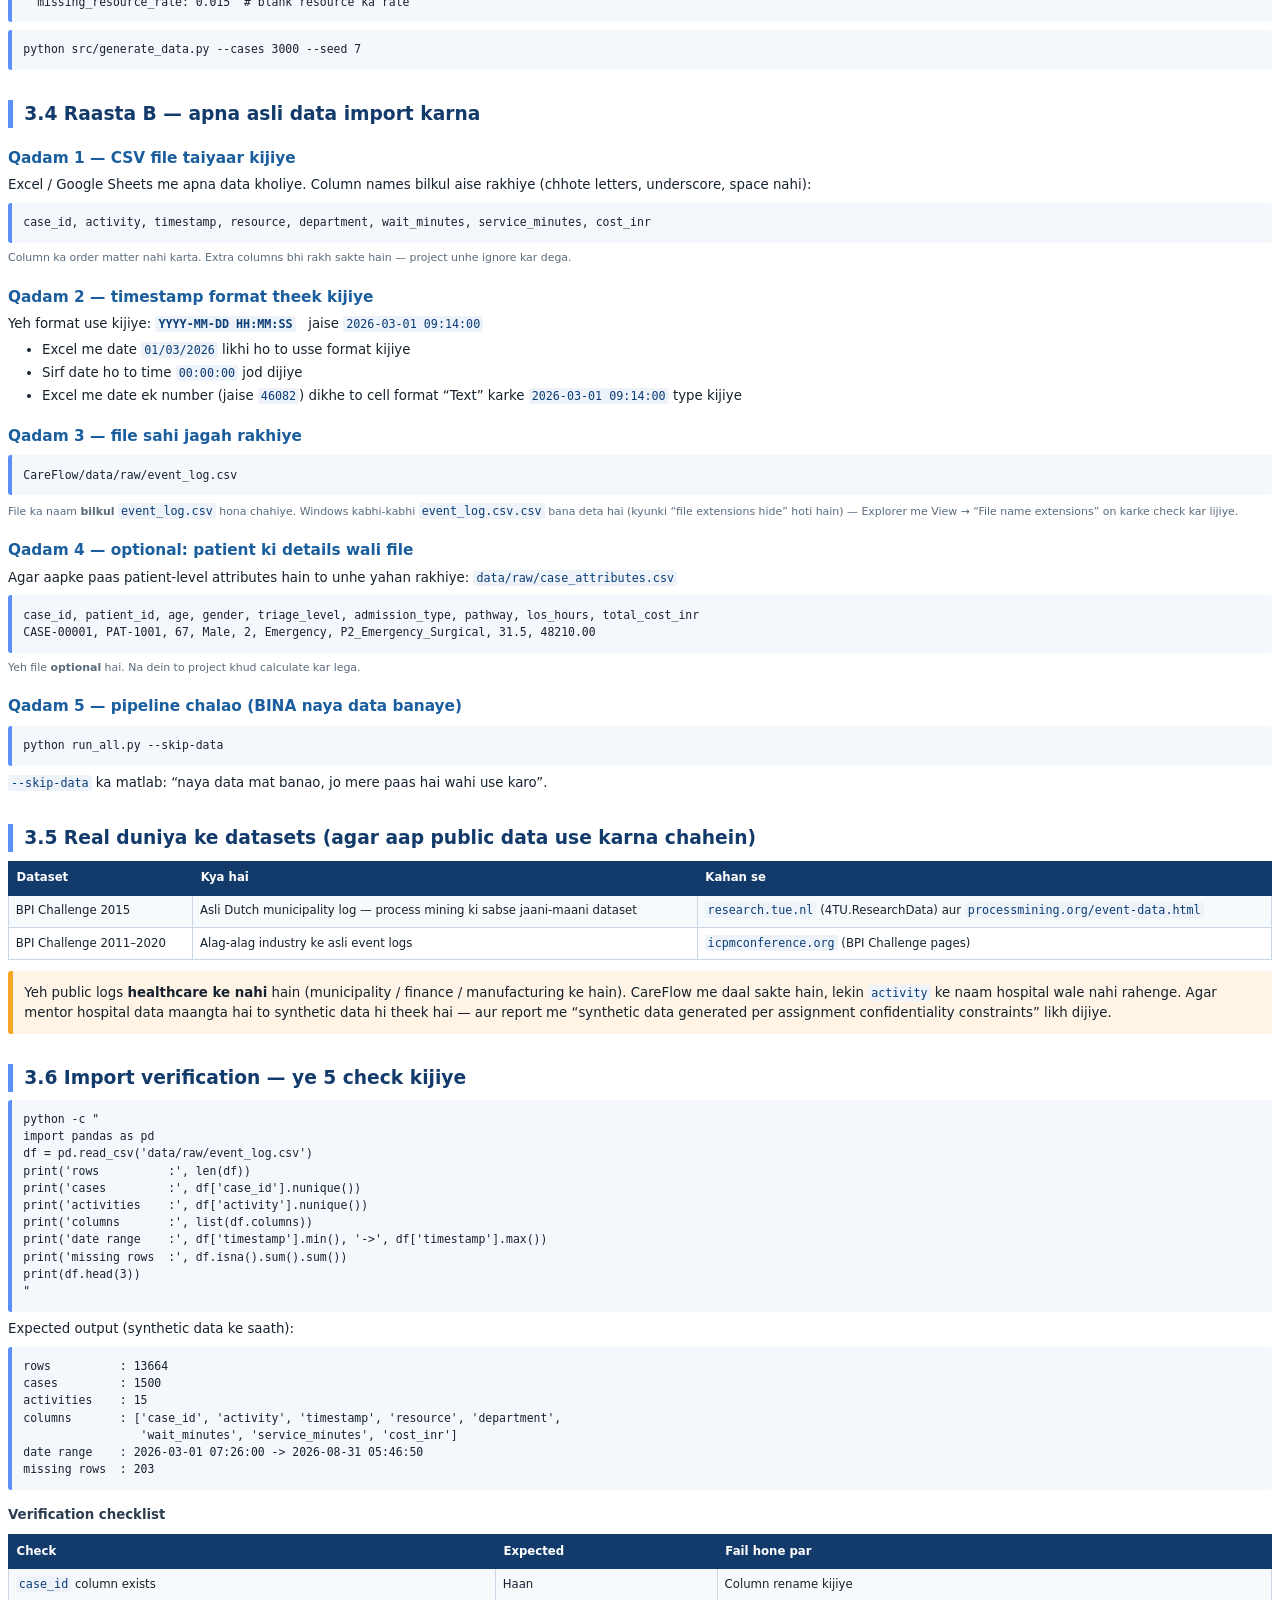
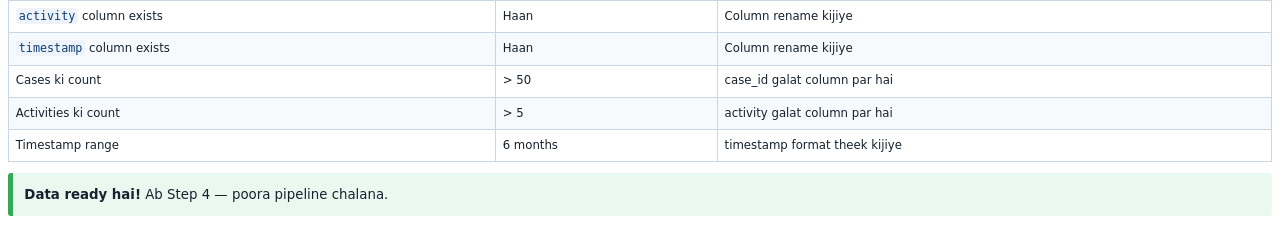
<file: CareFlow_Kit/CareFlow_Master/docs/step3.html>
<!DOCTYPE html><html><head><meta charset="utf-8"><link rel="stylesheet" href="style.css"></head><body>

<h1>STEP 3 — Data Import Karna</h1>
<p class="small">Time: ~10 min · Is step ka output: <code>data/raw/event_log.csv</code> taiyaar</p>

<div class="box">
<b>Aapke project ke liye 2 raaste hain:</b><br>
<b>Raasta A (easy):</b> project khud ka synthetic hospital data banata hai — <code>run_all.py</code>
chalaiye, kaam ho gaya.<br>
<b>Raasta B (asli data):</b> apna CSV daaliye aur <code>python run_all.py --skip-data</code> chalaiye.
</div>

<h2>3.1 Event log kya hota hai — 30 second me samjho</h2>
<p>Process mining ka fuel <b>event log</b> hai. Ek hospital event log ka har row ek
<b>ghatna (event)</b> batata hai: “kis patient ke saath, kya kaam hua, aur kab hua”.</p>
<pre>
case_id     activity                  timestamp             resource      department
CASE-00001  Registration              2026-03-01 09:14:00   REC-01        Front Desk
CASE-00001  Triage                    2026-03-01 09:31:00   NUR-EM-01     Emergency
CASE-00001  Specialist Consultation   2026-03-01 10:12:00   DR-OP-02      Outpatient
CASE-00001  Lab Test                  2026-03-01 11:40:00   LAB-TECH-01   Laboratory
CASE-00001  Diagnosis Confirmed       2026-03-01 12:25:00   DR-OP-02      Outpatient
CASE-00002  Registration              2026-03-01 10:02:00   REC-03        Front Desk
</pre>
<p>Ek <b>case</b> = ek patient ka poora journey. Upar wala <code>CASE-00001</code> ke saare rows
milkar ek complete pathway banate hain.</p>

<h2>3.2 Column specification (yeh 3 columns MUST hain)</h2>
<table>
<tr><th>Column</th><th>Mandatory?</th><th>Matlab</th><th>Example</th></tr>
<tr><td><code>case_id</code></td><td><b>YES</b></td><td>Patient journey ki unique id</td><td><code>CASE-00001</code></td></tr>
<tr><td><code>activity</code></td><td><b>YES</b></td><td>Jo step hua</td><td><code>Lab Test</code></td></tr>
<tr><td><code>timestamp</code></td><td><b>YES</b></td><td>Kab hua (date + time dono)</td><td><code>2026-03-01 09:14:00</code></td></tr>
<tr><td><code>resource</code></td><td>Optional</td><td>Doctor / nurse / machine</td><td><code>LAB-TECH-01</code></td></tr>
<tr><td><code>department</code></td><td>Optional</td><td>Department ka naam</td><td><code>Laboratory</code></td></tr>
<tr><td><code>wait_minutes</code></td><td>Optional</td><td>Step se pehle kitna wait hua</td><td><code>42.5</code></td></tr>
<tr><td><code>service_minutes</code></td><td>Optional</td><td>Step me kitna time laga</td><td><code>51.2</code></td></tr>
<tr><td><code>cost_inr</code></td><td>Optional</td><td>Us step ka kharcha</td><td><code>1536.00</code></td></tr>
</table>

<div class="warn">
Optional columns nahi honge to bhi project chalega — lekin cost chart aur resource workload chart
khali aayenge. Ho sake to <b>kam se kam <code>resource</code> zaroor daaliye</b>, warna report me
“resource analysis” section kamzor lagega.
</div>

<h2>3.3 Raasta A — synthetic data (default, sabse aasan)</h2>
<p>Kuch bhi karne ki zarurat nahi. Jab aap <code>python run_all.py</code> chalayenge, Step 1 apne aap
1,500 patients ka realistic event log bana dega.</p>
<pre>python src/generate_data.py</pre>
<p>Output:</p>
<pre>13:11:33 | INFO | careflow.generate_data | events=13664  cases=1500  activities=15
13:11:33 | INFO | careflow.generate_data | saved data/raw/event_log.csv
</pre>
<p>Banegi <b>15 clinical activities</b> wali 4 pathways:</p>
<table>
<tr><th>Pathway</th><th>Weight</th><th>Activities (sequence)</th></tr>
<tr><td>P1 Outpatient Standard</td><td>35 %</td><td>Registration → Triage → Specialist Consultation → Lab Test → Diagnosis Confirmed → Medication Prescribed → Discharge</td></tr>
<tr><td>P2 Emergency Surgical</td><td>25 %</td><td>Registration → Triage → Emergency Assessment → Lab Test → Radiology → Diagnosis → Admission → Surgery → Observation → Physiotherapy → Discharge Planning → Discharge</td></tr>
<tr><td>P3 Chronic Followup</td><td>25 %</td><td>Registration → Specialist Consultation → Lab Test → Medication → Physiotherapy → Discharge Planning → Discharge</td></tr>
<tr><td>P4 ICU Escalation</td><td>15 %</td><td>Registration → Triage → Emergency Assessment → Lab Test → ICU Transfer → Observation → Radiology → Diagnosis → Medication → Discharge Planning → Discharge</td></tr>
</table>
<p>Data me jaan-boojh kar 2 asli duniya ki galtiyan daali gayi hain, taaki aap cleaning dikha sakein:</p>
<ul>
<li><b>0.6 % duplicate events</b> (same patient ka same step do baar record ho gaya)</li>
<li><b>1.5 % rows me resource missing</b> (kis staff member ne kiya, woh blank)</li>
<li><b>Rework loops</b> — Lab Test, Radiology, Physiotherapy dobara ho jaate hain (hospital me aam hai)</li>
</ul>

<h3>Data ko apni marzi se badalna</h3>
<p><code>config/config.yaml</code> kholiye aur <code>data_generation</code> section edit kijiye:</p>
<pre>data_generation:
  n_cases: 1500                 # kitne patients (3000 kar dijiye to bada data)
  seed: 42                      # isse number badalne par naya data banega
  start_date: "2026-03-01"      # data ka pehla din
  end_date: "2026-08-31"        # data ka aakhri din
  duplicate_event_rate: 0.006   # duplicate galti ka rate
  missing_resource_rate: 0.015  # blank resource ka rate</pre>
<pre>python src/generate_data.py --cases 3000 --seed 7</pre>

<h2 class="pagebreak">3.4 Raasta B — apna asli data import karna</h2>

<h3>Qadam 1 — CSV file taiyaar kijiye</h3>
<p>Excel / Google Sheets me apna data kholiye. Column names bilkul aise rakhiye (chhote letters,
underscore, space nahi):</p>
<pre>case_id, activity, timestamp, resource, department, wait_minutes, service_minutes, cost_inr</pre>
<p class="small">Column ka order matter nahi karta. Extra columns bhi rakh sakte hain — project unhe
ignore kar dega.</p>

<h3>Qadam 2 — timestamp format theek kijiye</h3>
<p>Yeh format use kijiye: <b><code>YYYY-MM-DD HH:MM:SS</code></b> &nbsp; jaise
<code>2026-03-01 09:14:00</code></p>
<ul>
<li>Excel me date <code>01/03/2026</code> likhi ho to usse format kijiye</li>
<li>Sirf date ho to time <code>00:00:00</code> jod dijiye</li>
<li>Excel me date ek number (jaise <code>46082</code>) dikhe to cell format “Text” karke
<code>2026-03-01 09:14:00</code> type kijiye</li>
</ul>

<h3>Qadam 3 — file sahi jagah rakhiye</h3>
<pre>CareFlow/data/raw/event_log.csv</pre>
<p class="small">File ka naam <b>bilkul</b> <code>event_log.csv</code> hona chahiye. Windows kabhi-kabhi
<code>event_log.csv.csv</code> bana deta hai (kyunki “file extensions hide” hoti hain) —
Explorer me View → “File name extensions” on karke check kar lijiye.</p>

<h3>Qadam 4 — optional: patient ki details wali file</h3>
<p>Agar aapke paas patient-level attributes hain to unhe yahan rakhiye:
<code>data/raw/case_attributes.csv</code></p>
<pre>case_id, patient_id, age, gender, triage_level, admission_type, pathway, los_hours, total_cost_inr
CASE-00001, PAT-1001, 67, Male, 2, Emergency, P2_Emergency_Surgical, 31.5, 48210.00</pre>
<p class="small">Yeh file <b>optional</b> hai. Na dein to project khud calculate kar lega.</p>

<h3>Qadam 5 — pipeline chalao (BINA naya data banaye)</h3>
<pre>python run_all.py --skip-data</pre>
<p><code>--skip-data</code> ka matlab: “naya data mat banao, jo mere paas hai wahi use karo”.</p>

<h2>3.5 Real duniya ke datasets (agar aap public data use karna chahein)</h2>
<table>
<tr><th>Dataset</th><th>Kya hai</th><th>Kahan se</th></tr>
<tr><td>BPI Challenge 2015</td><td>Asli Dutch municipality log — process mining ki
sabse jaani-maani dataset</td><td><code>research.tue.nl</code> (4TU.ResearchData) aur
<code>processmining.org/event-data.html</code></td></tr>
<tr><td>BPI Challenge 2011–2020</td><td>Alag-alag industry ke asli event logs</td><td>
<code>icpmconference.org</code> (BPI Challenge pages)</td></tr>
</table>
<div class="warn">
Yeh public logs <b>healthcare ke nahi</b> hain (municipality / finance / manufacturing ke hain).
CareFlow me daal sakte hain, lekin <code>activity</code> ke naam hospital wale nahi rahenge.
Agar mentor hospital data maangta hai to synthetic data hi theek hai — aur report me
“synthetic data generated per assignment confidentiality constraints” likh dijiye.
</div>

<h2>3.6 Import verification — ye 5 check kijiye</h2>
<pre>python -c "
import pandas as pd
df = pd.read_csv('data/raw/event_log.csv')
print('rows          :', len(df))
print('cases         :', df['case_id'].nunique())
print('activities    :', df['activity'].nunique())
print('columns       :', list(df.columns))
print('date range    :', df['timestamp'].min(), '->', df['timestamp'].max())
print('missing rows  :', df.isna().sum().sum())
print(df.head(3))
"</pre>
<p>Expected output (synthetic data ke saath):</p>
<pre>rows          : 13664
cases         : 1500
activities    : 15
columns       : ['case_id', 'activity', 'timestamp', 'resource', 'department',
                 'wait_minutes', 'service_minutes', 'cost_inr']
date range    : 2026-03-01 07:26:00 -> 2026-08-31 05:46:50
missing rows  : 203
</pre>

<h4>Verification checklist</h4>
<table>
<tr><th>Check</th><th>Expected</th><th>Fail hone par</th></tr>
<tr><td><code>case_id</code> column exists</td><td>Haan</td><td>Column rename kijiye</td></tr>
<tr><td><code>activity</code> column exists</td><td>Haan</td><td>Column rename kijiye</td></tr>
<tr><td><code>timestamp</code> column exists</td><td>Haan</td><td>Column rename kijiye</td></tr>
<tr><td>Cases ki count</td><td>&gt; 50</td><td>case_id galat column par hai</td></tr>
<tr><td>Activities ki count</td><td>&gt; 5</td><td>activity galat column par hai</td></tr>
<tr><td>Timestamp range</td><td>6 months</td><td>timestamp format theek kijiye</td></tr>
</table>

<div class="ok">
<b>Data ready hai!</b> Ab Step 4 — poora pipeline chalana.
</div>

</body></html>
</file>
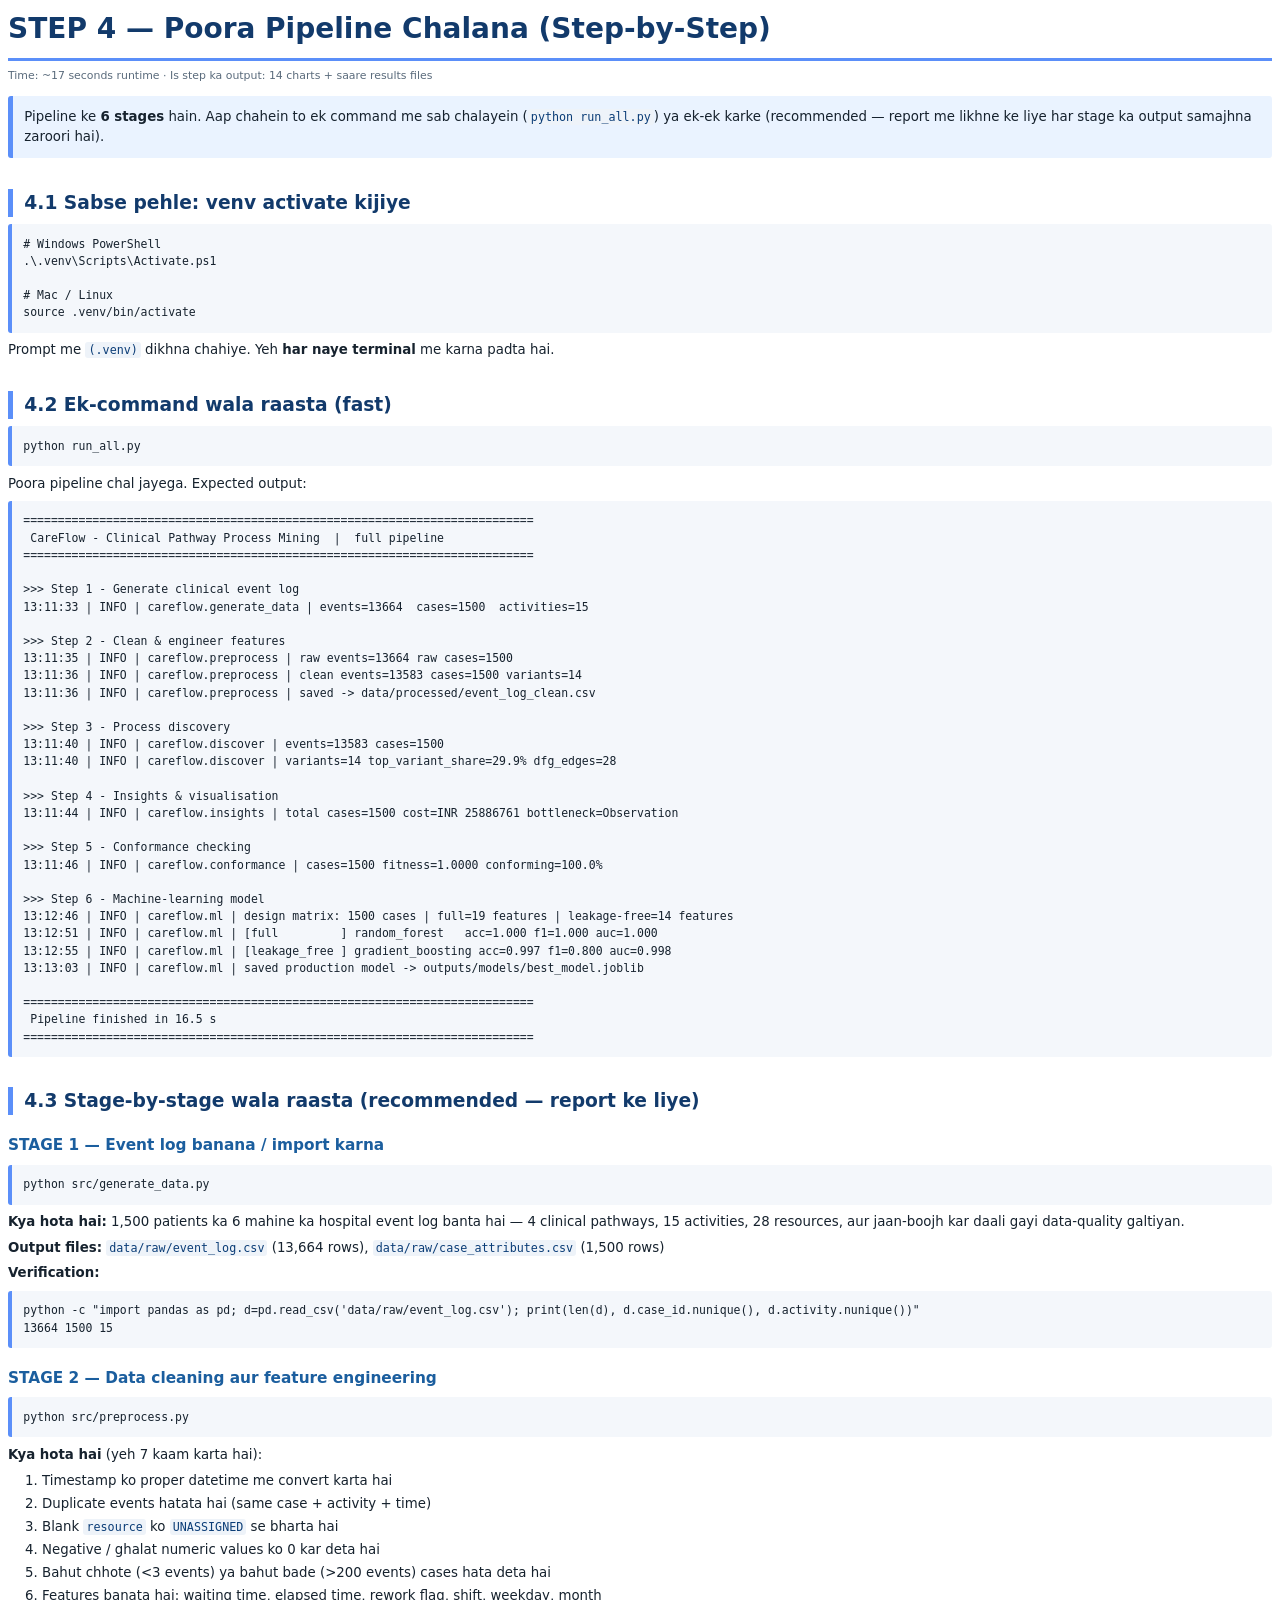
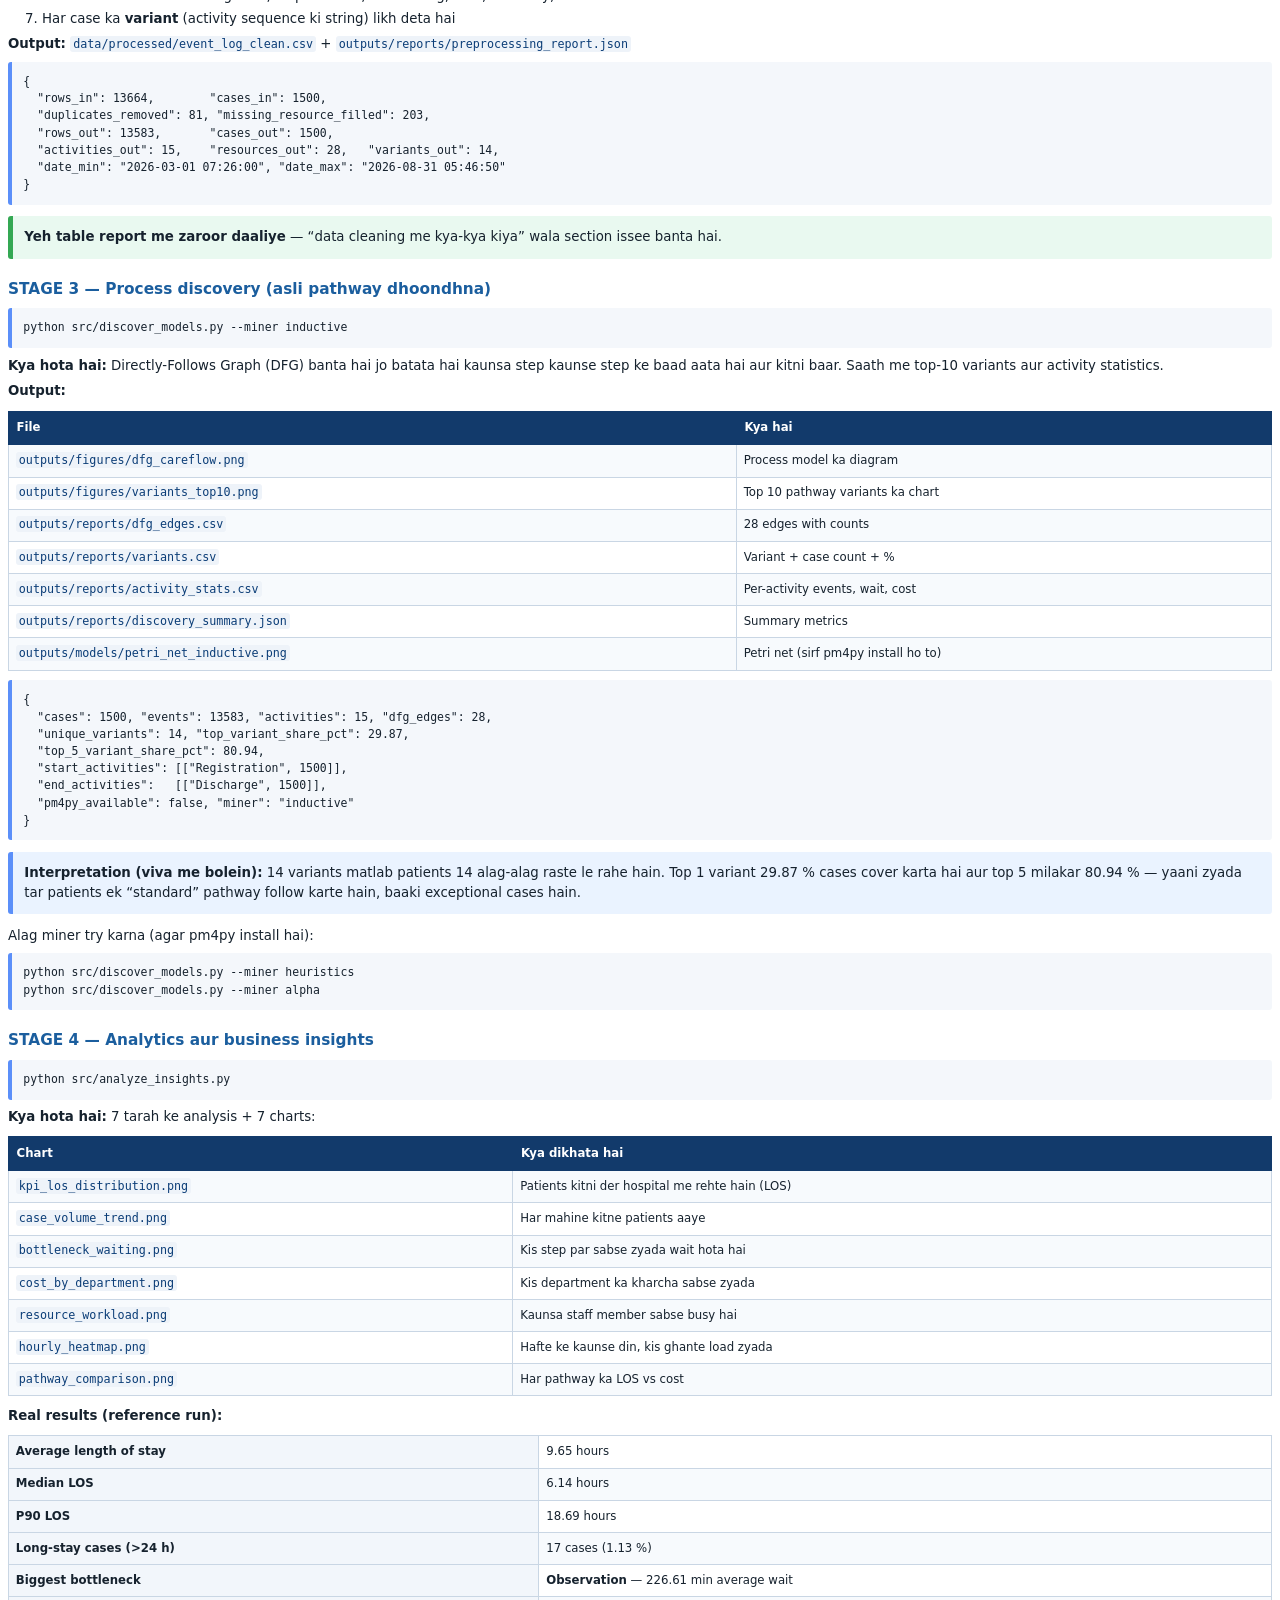
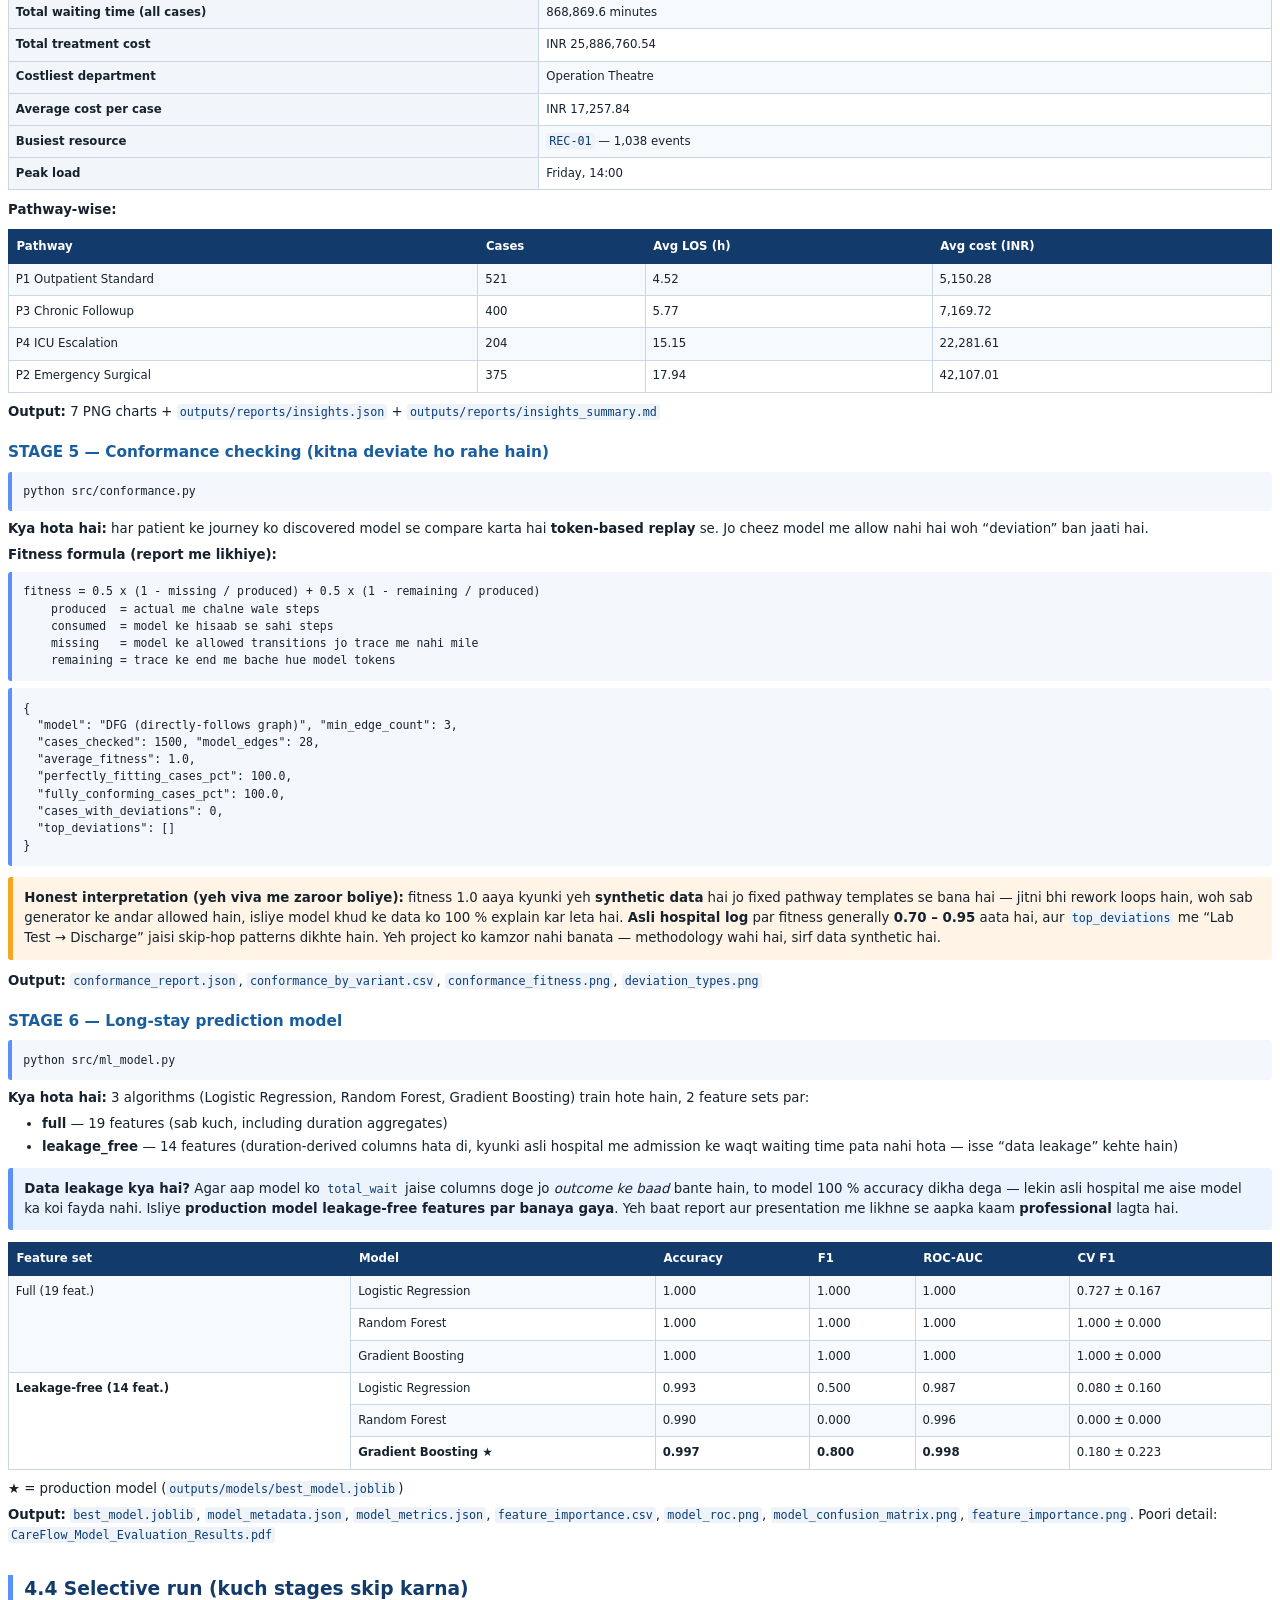
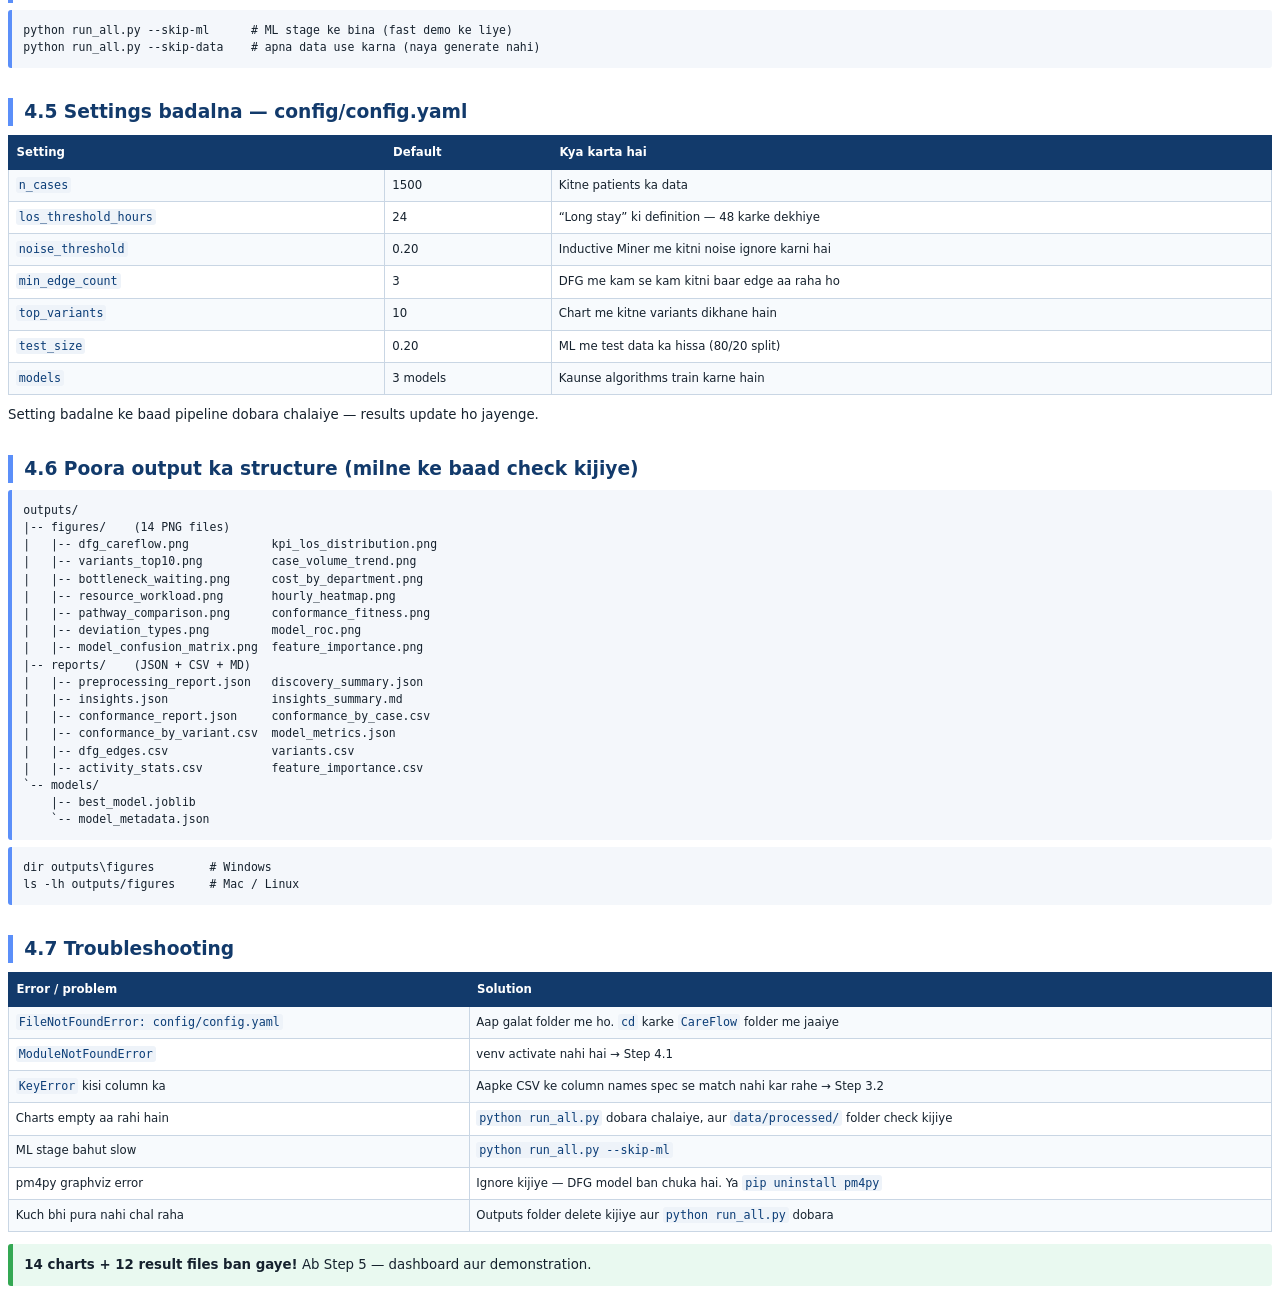
<file: CareFlow_Kit/CareFlow_Master/docs/step4.html>
<!DOCTYPE html><html><head><meta charset="utf-8"><link rel="stylesheet" href="style.css"></head><body>

<h1>STEP 4 — Poora Pipeline Chalana (Step-by-Step)</h1>
<p class="small">Time: ~17 seconds runtime · Is step ka output: 14 charts + saare results files</p>

<div class="box">
Pipeline ke <b>6 stages</b> hain. Aap chahein to ek command me sab chalayein
(<code>python run_all.py</code>) ya ek-ek karke (recommended — report me likhne ke liye
har stage ka output samajhna zaroori hai).
</div>

<h2>4.1 Sabse pehle: venv activate kijiye</h2>
<pre># Windows PowerShell
.\.venv\Scripts\Activate.ps1

# Mac / Linux
source .venv/bin/activate</pre>
<p>Prompt me <code>(.venv)</code> dikhna chahiye. Yeh <b>har naye terminal</b> me karna padta hai.</p>

<h2>4.2 Ek-command wala raasta (fast)</h2>
<pre>python run_all.py</pre>
<p>Poora pipeline chal jayega. Expected output:</p>
<pre>==========================================================================
 CareFlow - Clinical Pathway Process Mining  |  full pipeline
==========================================================================

&gt;&gt;&gt; Step 1 - Generate clinical event log
13:11:33 | INFO | careflow.generate_data | events=13664  cases=1500  activities=15

&gt;&gt;&gt; Step 2 - Clean &amp; engineer features
13:11:35 | INFO | careflow.preprocess | raw events=13664 raw cases=1500
13:11:36 | INFO | careflow.preprocess | clean events=13583 cases=1500 variants=14
13:11:36 | INFO | careflow.preprocess | saved -&gt; data/processed/event_log_clean.csv

&gt;&gt;&gt; Step 3 - Process discovery
13:11:40 | INFO | careflow.discover | events=13583 cases=1500
13:11:40 | INFO | careflow.discover | variants=14 top_variant_share=29.9% dfg_edges=28

&gt;&gt;&gt; Step 4 - Insights &amp; visualisation
13:11:44 | INFO | careflow.insights | total cases=1500 cost=INR 25886761 bottleneck=Observation

&gt;&gt;&gt; Step 5 - Conformance checking
13:11:46 | INFO | careflow.conformance | cases=1500 fitness=1.0000 conforming=100.0%

&gt;&gt;&gt; Step 6 - Machine-learning model
13:12:46 | INFO | careflow.ml | design matrix: 1500 cases | full=19 features | leakage-free=14 features
13:12:51 | INFO | careflow.ml | [full         ] random_forest   acc=1.000 f1=1.000 auc=1.000
13:12:55 | INFO | careflow.ml | [leakage_free ] gradient_boosting acc=0.997 f1=0.800 auc=0.998
13:13:03 | INFO | careflow.ml | saved production model -&gt; outputs/models/best_model.joblib

==========================================================================
 Pipeline finished in 16.5 s
==========================================================================</pre>

<h2>4.3 Stage-by-stage wala raasta (recommended — report ke liye)</h2>

<h3>STAGE 1 — Event log banana / import karna</h3>
<pre>python src/generate_data.py</pre>
<p><b>Kya hota hai:</b> 1,500 patients ka 6 mahine ka hospital event log banta hai — 4 clinical
pathways, 15 activities, 28 resources, aur jaan-boojh kar daali gayi data-quality galtiyan.</p>
<p><b>Output files:</b> <code>data/raw/event_log.csv</code> (13,664 rows),
<code>data/raw/case_attributes.csv</code> (1,500 rows)</p>
<p><b>Verification:</b></p>
<pre>python -c "import pandas as pd; d=pd.read_csv('data/raw/event_log.csv'); print(len(d), d.case_id.nunique(), d.activity.nunique())"
13664 1500 15</pre>

<h3>STAGE 2 — Data cleaning aur feature engineering</h3>
<pre>python src/preprocess.py</pre>
<p><b>Kya hota hai</b> (yeh 7 kaam karta hai):</p>
<ol>
<li>Timestamp ko proper datetime me convert karta hai</li>
<li>Duplicate events hatata hai (same case + activity + time)</li>
<li>Blank <code>resource</code> ko <code>UNASSIGNED</code> se bharta hai</li>
<li>Negative / ghalat numeric values ko 0 kar deta hai</li>
<li>Bahut chhote (&lt;3 events) ya bahut bade (&gt;200 events) cases hata deta hai</li>
<li>Features banata hai: waiting time, elapsed time, rework flag, shift, weekday, month</li>
<li>Har case ka <b>variant</b> (activity sequence ki string) likh deta hai</li>
</ol>
<p><b>Output:</b> <code>data/processed/event_log_clean.csv</code> +
<code>outputs/reports/preprocessing_report.json</code></p>
<pre>{
  "rows_in": 13664,        "cases_in": 1500,
  "duplicates_removed": 81, "missing_resource_filled": 203,
  "rows_out": 13583,       "cases_out": 1500,
  "activities_out": 15,    "resources_out": 28,   "variants_out": 14,
  "date_min": "2026-03-01 07:26:00", "date_max": "2026-08-31 05:46:50"
}</pre>
<div class="ok">
<b>Yeh table report me zaroor daaliye</b> — “data cleaning me kya-kya kiya” wala section
issee banta hai.
</div>

<h3>STAGE 3 — Process discovery (asli pathway dhoondhna)</h3>
<pre>python src/discover_models.py --miner inductive</pre>
<p><b>Kya hota hai:</b> Directly-Follows Graph (DFG) banta hai jo batata hai kaunsa step kaunse
step ke baad aata hai aur kitni baar. Saath me top-10 variants aur activity statistics.</p>
<p><b>Output:</b></p>
<table>
<tr><th>File</th><th>Kya hai</th></tr>
<tr><td><code>outputs/figures/dfg_careflow.png</code></td><td>Process model ka diagram</td></tr>
<tr><td><code>outputs/figures/variants_top10.png</code></td><td>Top 10 pathway variants ka chart</td></tr>
<tr><td><code>outputs/reports/dfg_edges.csv</code></td><td>28 edges with counts</td></tr>
<tr><td><code>outputs/reports/variants.csv</code></td><td>Variant + case count + %</td></tr>
<tr><td><code>outputs/reports/activity_stats.csv</code></td><td>Per-activity events, wait, cost</td></tr>
<tr><td><code>outputs/reports/discovery_summary.json</code></td><td>Summary metrics</td></tr>
<tr><td><code>outputs/models/petri_net_inductive.png</code></td><td>Petri net (sirf pm4py install ho to)</td></tr>
</table>
<pre>{
  "cases": 1500, "events": 13583, "activities": 15, "dfg_edges": 28,
  "unique_variants": 14, "top_variant_share_pct": 29.87,
  "top_5_variant_share_pct": 80.94,
  "start_activities": [["Registration", 1500]],
  "end_activities":   [["Discharge", 1500]],
  "pm4py_available": false, "miner": "inductive"
}</pre>
<div class="box">
<b>Interpretation (viva me bolein):</b> 14 variants matlab patients 14 alag-alag raste le rahe hain.
Top 1 variant 29.87 % cases cover karta hai aur top 5 milakar 80.94 % — yaani zyada tar patients
ek “standard” pathway follow karte hain, baaki exceptional cases hain.
</div>
<p>Alag miner try karna (agar pm4py install hai):</p>
<pre>python src/discover_models.py --miner heuristics
python src/discover_models.py --miner alpha</pre>

<h3>STAGE 4 — Analytics aur business insights</h3>
<pre>python src/analyze_insights.py</pre>
<p><b>Kya hota hai:</b> 7 tarah ke analysis + 7 charts:</p>
<table>
<tr><th>Chart</th><th>Kya dikhata hai</th></tr>
<tr><td><code>kpi_los_distribution.png</code></td><td>Patients kitni der hospital me rehte hain (LOS)</td></tr>
<tr><td><code>case_volume_trend.png</code></td><td>Har mahine kitne patients aaye</td></tr>
<tr><td><code>bottleneck_waiting.png</code></td><td>Kis step par sabse zyada wait hota hai</td></tr>
<tr><td><code>cost_by_department.png</code></td><td>Kis department ka kharcha sabse zyada</td></tr>
<tr><td><code>resource_workload.png</code></td><td>Kaunsa staff member sabse busy hai</td></tr>
<tr><td><code>hourly_heatmap.png</code></td><td>Hafte ke kaunse din, kis ghante load zyada</td></tr>
<tr><td><code>pathway_comparison.png</code></td><td>Har pathway ka LOS vs cost</td></tr>
</table>
<p><b>Real results (reference run):</b></p>
<table class="kv">
<tr><td>Average length of stay</td><td>9.65 hours</td></tr>
<tr><td>Median LOS</td><td>6.14 hours</td></tr>
<tr><td>P90 LOS</td><td>18.69 hours</td></tr>
<tr><td>Long-stay cases (&gt;24 h)</td><td>17 cases (1.13 %)</td></tr>
<tr><td>Biggest bottleneck</td><td><b>Observation</b> — 226.61 min average wait</td></tr>
<tr><td>Total waiting time (all cases)</td><td>868,869.6 minutes</td></tr>
<tr><td>Total treatment cost</td><td>INR 25,886,760.54</td></tr>
<tr><td>Costliest department</td><td>Operation Theatre</td></tr>
<tr><td>Average cost per case</td><td>INR 17,257.84</td></tr>
<tr><td>Busiest resource</td><td><code>REC-01</code> — 1,038 events</td></tr>
<tr><td>Peak load</td><td>Friday, 14:00</td></tr>
</table>
<p><b>Pathway-wise:</b></p>
<table>
<tr><th>Pathway</th><th>Cases</th><th>Avg LOS (h)</th><th>Avg cost (INR)</th></tr>
<tr><td>P1 Outpatient Standard</td><td>521</td><td>4.52</td><td>5,150.28</td></tr>
<tr><td>P3 Chronic Followup</td><td>400</td><td>5.77</td><td>7,169.72</td></tr>
<tr><td>P4 ICU Escalation</td><td>204</td><td>15.15</td><td>22,281.61</td></tr>
<tr><td>P2 Emergency Surgical</td><td>375</td><td>17.94</td><td>42,107.01</td></tr>
</table>
<p><b>Output:</b> 7 PNG charts + <code>outputs/reports/insights.json</code> +
<code>outputs/reports/insights_summary.md</code></p>

<h3>STAGE 5 — Conformance checking (kitna deviate ho rahe hain)</h3>
<pre>python src/conformance.py</pre>
<p><b>Kya hota hai:</b> har patient ke journey ko discovered model se compare karta hai
<b>token-based replay</b> se. Jo cheez model me allow nahi hai woh “deviation” ban jaati hai.</p>
<p><b>Fitness formula (report me likhiye):</b></p>
<pre>fitness = 0.5 x (1 - missing / produced) + 0.5 x (1 - remaining / produced)
    produced  = actual me chalne wale steps
    consumed  = model ke hisaab se sahi steps
    missing   = model ke allowed transitions jo trace me nahi mile
    remaining = trace ke end me bache hue model tokens</pre>
<pre>{
  "model": "DFG (directly-follows graph)", "min_edge_count": 3,
  "cases_checked": 1500, "model_edges": 28,
  "average_fitness": 1.0,
  "perfectly_fitting_cases_pct": 100.0,
  "fully_conforming_cases_pct": 100.0,
  "cases_with_deviations": 0,
  "top_deviations": []
}</pre>
<div class="warn">
<b>Honest interpretation (yeh viva me zaroor boliye):</b> fitness 1.0 aaya kyunki yeh
<b>synthetic data</b> hai jo fixed pathway templates se bana hai — jitni bhi rework loops
hain, woh sab generator ke andar allowed hain, isliye model khud ke data ko 100 % explain
kar leta hai. <b>Asli hospital log</b> par fitness generally <b>0.70 – 0.95</b> aata hai,
aur <code>top_deviations</code> me “Lab Test → Discharge” jaisi skip-hop patterns dikhte hain.
Yeh project ko kamzor nahi banata — methodology wahi hai, sirf data synthetic hai.
</div>
<p><b>Output:</b> <code>conformance_report.json</code>, <code>conformance_by_variant.csv</code>,
<code>conformance_fitness.png</code>, <code>deviation_types.png</code></p>

<h3>STAGE 6 — Long-stay prediction model</h3>
<pre>python src/ml_model.py</pre>
<p><b>Kya hota hai:</b> 3 algorithms (Logistic Regression, Random Forest, Gradient Boosting)
train hote hain, 2 feature sets par:</p>
<ul>
<li><b>full</b> — 19 features (sab kuch, including duration aggregates)</li>
<li><b>leakage_free</b> — 14 features (duration-derived columns hata di, kyunki asli hospital me
admission ke waqt waiting time pata nahi hota — isse “data leakage” kehte hain)</li>
</ul>
<div class="box">
<b>Data leakage kya hai?</b> Agar aap model ko <code>total_wait</code> jaise columns doge jo
<i>outcome ke baad</i> bante hain, to model 100 % accuracy dikha dega — lekin asli hospital me
aise model ka koi fayda nahi. Isliye <b>production model leakage-free features par banaya gaya</b>.
Yeh baat report aur presentation me likhne se aapka kaam <b>professional</b> lagta hai.
</div>
<table>
<tr><th>Feature set</th><th>Model</th><th>Accuracy</th><th>F1</th><th>ROC-AUC</th><th>CV F1</th></tr>
<tr><td rowspan="3">Full (19 feat.)</td><td>Logistic Regression</td><td>1.000</td><td>1.000</td><td>1.000</td><td>0.727 ± 0.167</td></tr>
<tr><td>Random Forest</td><td>1.000</td><td>1.000</td><td>1.000</td><td>1.000 ± 0.000</td></tr>
<tr><td>Gradient Boosting</td><td>1.000</td><td>1.000</td><td>1.000</td><td>1.000 ± 0.000</td></tr>
<tr><td rowspan="3"><b>Leakage-free (14 feat.)</b></td><td>Logistic Regression</td><td>0.993</td><td>0.500</td><td>0.987</td><td>0.080 ± 0.160</td></tr>
<tr><td>Random Forest</td><td>0.990</td><td>0.000</td><td>0.996</td><td>0.000 ± 0.000</td></tr>
<tr><td><b>Gradient Boosting ★</b></td><td><b>0.997</b></td><td><b>0.800</b></td><td><b>0.998</b></td><td>0.180 ± 0.223</td></tr>
</table>
<p>★ = production model (<code>outputs/models/best_model.joblib</code>)</p>
<p><b>Output:</b> <code>best_model.joblib</code>, <code>model_metadata.json</code>,
<code>model_metrics.json</code>, <code>feature_importance.csv</code>,
<code>model_roc.png</code>, <code>model_confusion_matrix.png</code>,
<code>feature_importance.png</code>. Poori detail: <code>CareFlow_Model_Evaluation_Results.pdf</code></p>

<h2>4.4 Selective run (kuch stages skip karna)</h2>
<pre>python run_all.py --skip-ml      # ML stage ke bina (fast demo ke liye)
python run_all.py --skip-data    # apna data use karna (naya generate nahi)</pre>

<h2>4.5 Settings badalna — config/config.yaml</h2>
<table>
<tr><th>Setting</th><th>Default</th><th>Kya karta hai</th></tr>
<tr><td><code>n_cases</code></td><td>1500</td><td>Kitne patients ka data</td></tr>
<tr><td><code>los_threshold_hours</code></td><td>24</td><td>“Long stay” ki definition — 48 karke dekhiye</td></tr>
<tr><td><code>noise_threshold</code></td><td>0.20</td><td>Inductive Miner me kitni noise ignore karni hai</td></tr>
<tr><td><code>min_edge_count</code></td><td>3</td><td>DFG me kam se kam kitni baar edge aa raha ho</td></tr>
<tr><td><code>top_variants</code></td><td>10</td><td>Chart me kitne variants dikhane hain</td></tr>
<tr><td><code>test_size</code></td><td>0.20</td><td>ML me test data ka hissa (80/20 split)</td></tr>
<tr><td><code>models</code></td><td>3 models</td><td>Kaunse algorithms train karne hain</td></tr>
</table>
<p>Setting badalne ke baad pipeline dobara chalaiye — results update ho jayenge.</p>

<h2>4.6 Poora output ka structure (milne ke baad check kijiye)</h2>
<pre>outputs/
|-- figures/    (14 PNG files)
|   |-- dfg_careflow.png            kpi_los_distribution.png
|   |-- variants_top10.png          case_volume_trend.png
|   |-- bottleneck_waiting.png      cost_by_department.png
|   |-- resource_workload.png       hourly_heatmap.png
|   |-- pathway_comparison.png      conformance_fitness.png
|   |-- deviation_types.png         model_roc.png
|   |-- model_confusion_matrix.png  feature_importance.png
|-- reports/    (JSON + CSV + MD)
|   |-- preprocessing_report.json   discovery_summary.json
|   |-- insights.json               insights_summary.md
|   |-- conformance_report.json     conformance_by_case.csv
|   |-- conformance_by_variant.csv  model_metrics.json
|   |-- dfg_edges.csv               variants.csv
|   |-- activity_stats.csv          feature_importance.csv
`-- models/
    |-- best_model.joblib
    `-- model_metadata.json</pre>

<pre>dir outputs\figures        # Windows
ls -lh outputs/figures     # Mac / Linux</pre>

<h2>4.7 Troubleshooting</h2>
<table>
<tr><th>Error / problem</th><th>Solution</th></tr>
<tr><td><code>FileNotFoundError: config/config.yaml</code></td><td>Aap galat folder me ho. <code>cd</code> karke <code>CareFlow</code> folder me jaaiye</td></tr>
<tr><td><code>ModuleNotFoundError</code></td><td>venv activate nahi hai → Step 4.1</td></tr>
<tr><td><code>KeyError</code> kisi column ka</td><td>Aapke CSV ke column names spec se match nahi kar rahe → Step 3.2</td></tr>
<tr><td>Charts empty aa rahi hain</td><td><code>python run_all.py</code> dobara chalaiye, aur <code>data/processed/</code> folder check kijiye</td></tr>
<tr><td>ML stage bahut slow</td><td><code>python run_all.py --skip-ml</code></td></tr>
<tr><td>pm4py graphviz error</td><td>Ignore kijiye — DFG model ban chuka hai. Ya <code>pip uninstall pm4py</code></td></tr>
<tr><td>Kuch bhi pura nahi chal raha</td><td>Outputs folder delete kijiye aur <code>python run_all.py</code> dobara</td></tr>
</table>

<div class="ok">
<b>14 charts + 12 result files ban gaye!</b> Ab Step 5 — dashboard aur demonstration.
</div>

</body></html>
</file>
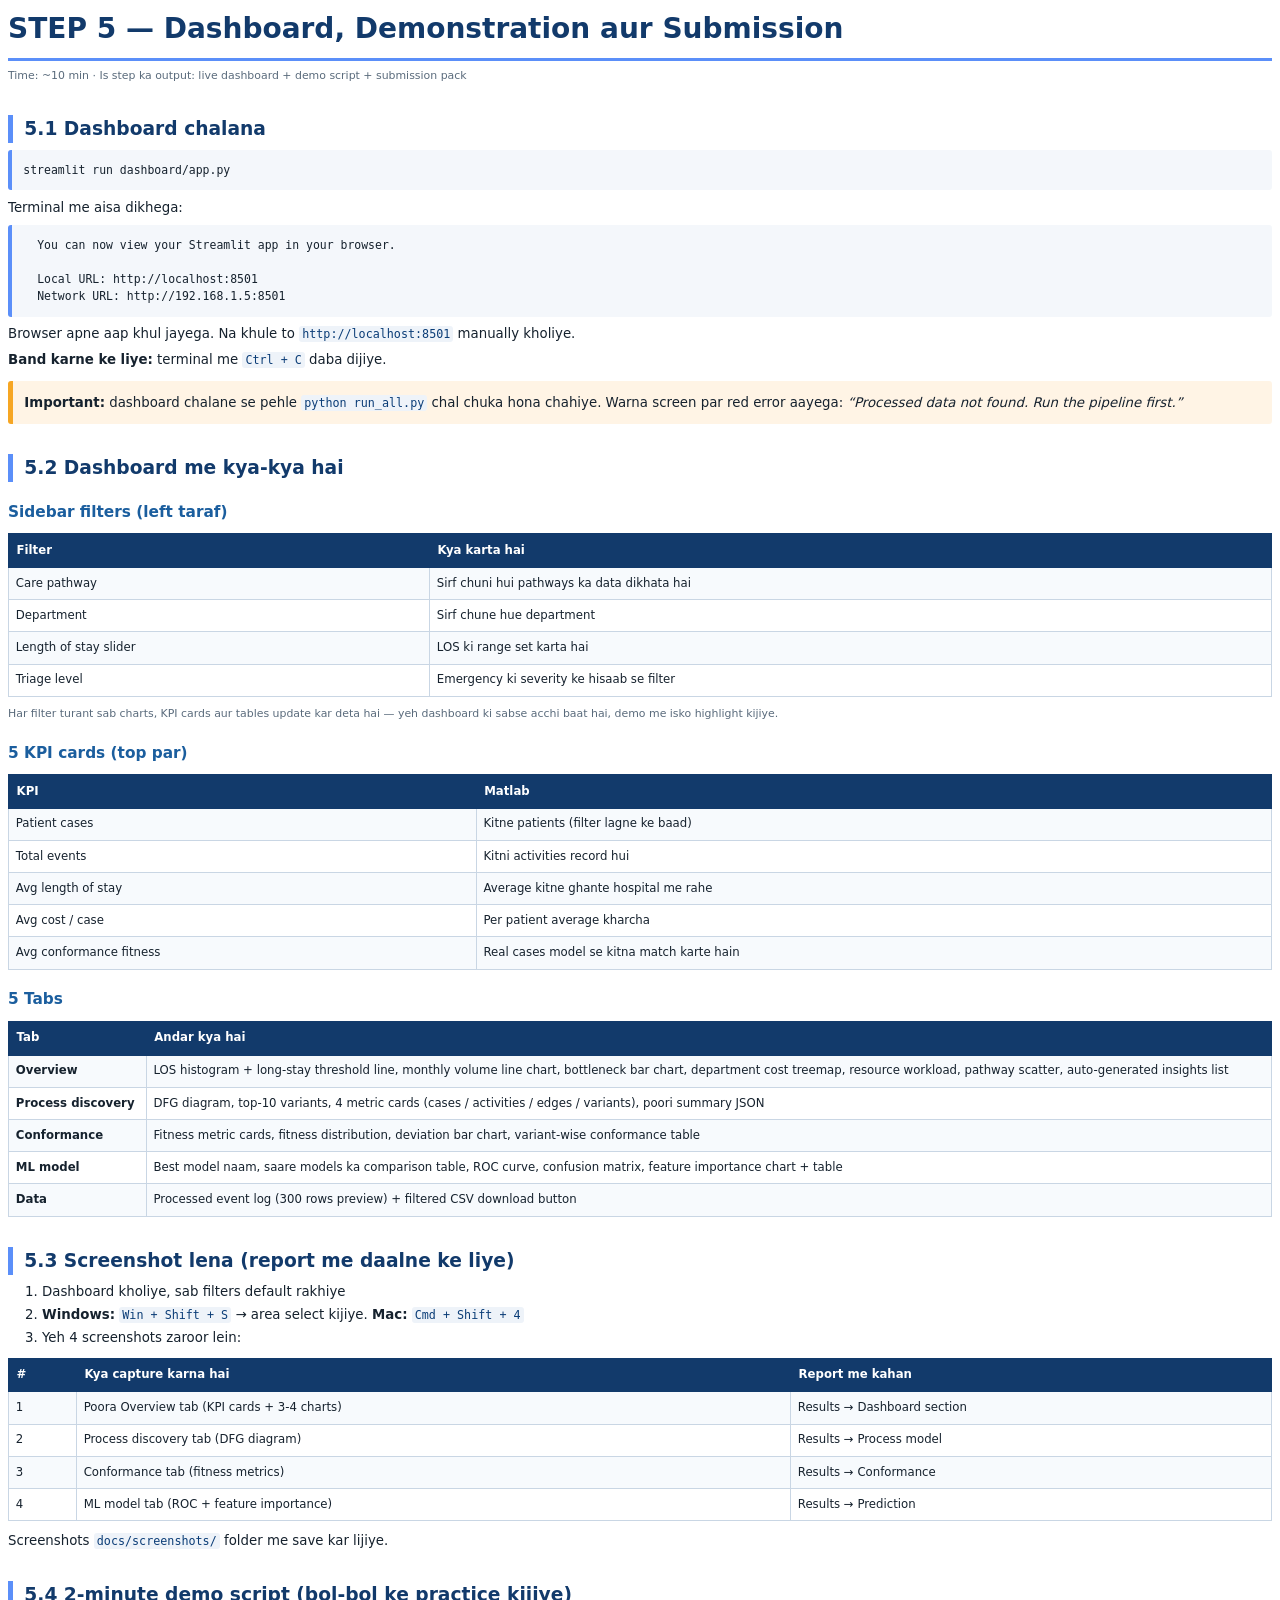
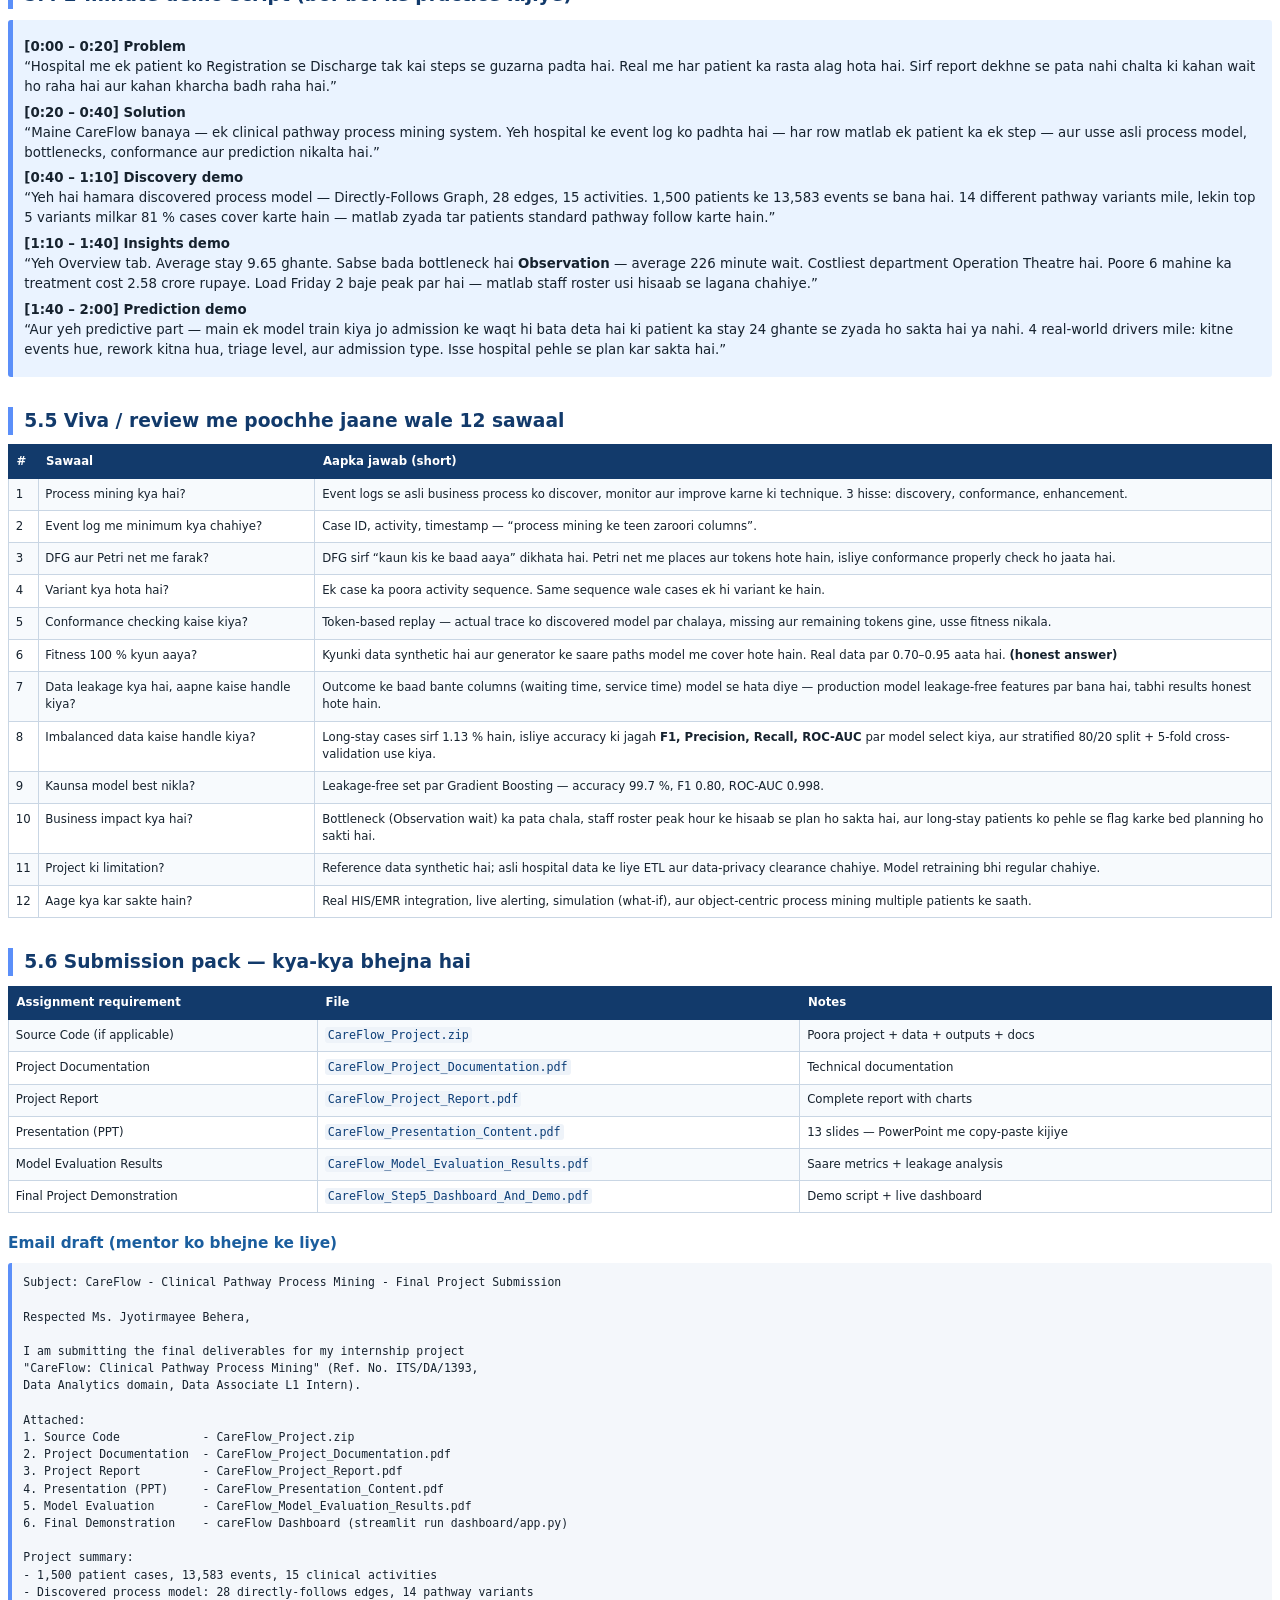
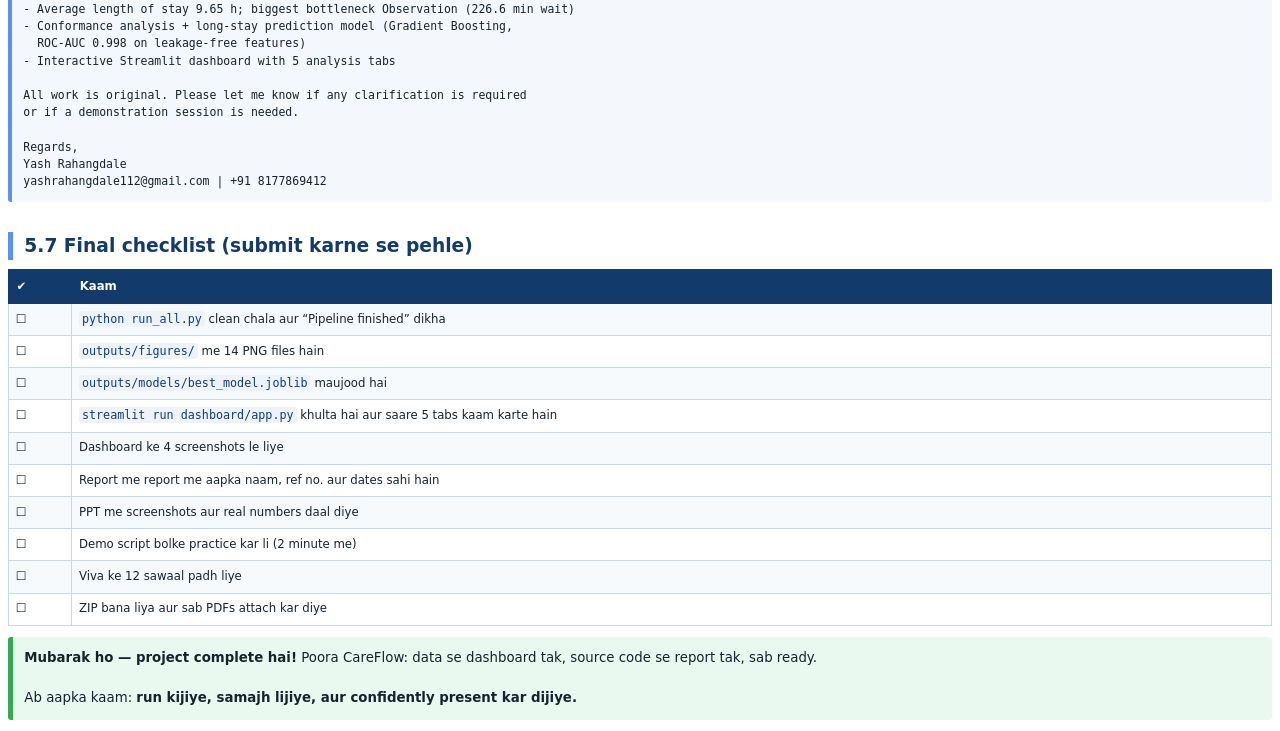
<file: CareFlow_Kit/CareFlow_Master/docs/step5.html>
<!DOCTYPE html><html><head><meta charset="utf-8"><link rel="stylesheet" href="style.css"></head><body>

<h1>STEP 5 — Dashboard, Demonstration aur Submission</h1>
<p class="small">Time: ~10 min · Is step ka output: live dashboard + demo script + submission pack</p>

<h2>5.1 Dashboard chalana</h2>
<pre>streamlit run dashboard/app.py</pre>
<p>Terminal me aisa dikhega:</p>
<pre>  You can now view your Streamlit app in your browser.

  Local URL: http://localhost:8501
  Network URL: http://192.168.1.5:8501</pre>
<p>Browser apne aap khul jayega. Na khule to <code>http://localhost:8501</code> manually kholiye.</p>
<p><b>Band karne ke liye:</b> terminal me <code>Ctrl + C</code> daba dijiye.</p>

<div class="warn">
<b>Important:</b> dashboard chalane se pehle <code>python run_all.py</code> chal chuka hona chahiye.
Warna screen par red error aayega: <i>“Processed data not found. Run the pipeline first.”</i>
</div>

<h2>5.2 Dashboard me kya-kya hai</h2>

<h3>Sidebar filters (left taraf)</h3>
<table>
<tr><th>Filter</th><th>Kya karta hai</th></tr>
<tr><td>Care pathway</td><td>Sirf chuni hui pathways ka data dikhata hai</td></tr>
<tr><td>Department</td><td>Sirf chune hue department</td></tr>
<tr><td>Length of stay slider</td><td>LOS ki range set karta hai</td></tr>
<tr><td>Triage level</td><td>Emergency ki severity ke hisaab se filter</td></tr>
</table>
<p class="small">Har filter turant sab charts, KPI cards aur tables update kar deta hai — yeh
dashboard ki sabse acchi baat hai, demo me isko highlight kijiye.</p>

<h3>5 KPI cards (top par)</h3>
<table>
<tr><th>KPI</th><th>Matlab</th></tr>
<tr><td>Patient cases</td><td>Kitne patients (filter lagne ke baad)</td></tr>
<tr><td>Total events</td><td>Kitni activities record hui</td></tr>
<tr><td>Avg length of stay</td><td>Average kitne ghante hospital me rahe</td></tr>
<tr><td>Avg cost / case</td><td>Per patient average kharcha</td></tr>
<tr><td>Avg conformance fitness</td><td>Real cases model se kitna match karte hain</td></tr>
</table>

<h3>5 Tabs</h3>
<table>
<tr><th>Tab</th><th>Andar kya hai</th></tr>
<tr><td><b>Overview</b></td><td>LOS histogram + long-stay threshold line, monthly volume line chart,
bottleneck bar chart, department cost treemap, resource workload, pathway scatter,
auto-generated insights list</td></tr>
<tr><td><b>Process discovery</b></td><td>DFG diagram, top-10 variants, 4 metric cards
(cases / activities / edges / variants), poori summary JSON</td></tr>
<tr><td><b>Conformance</b></td><td>Fitness metric cards, fitness distribution, deviation
bar chart, variant-wise conformance table</td></tr>
<tr><td><b>ML model</b></td><td>Best model naam, saare models ka comparison table,
ROC curve, confusion matrix, feature importance chart + table</td></tr>
<tr><td><b>Data</b></td><td>Processed event log (300 rows preview) + filtered CSV download button</td></tr>
</table>

<h2>5.3 Screenshot lena (report me daalne ke liye)</h2>
<ol>
<li>Dashboard kholiye, sab filters default rakhiye</li>
<li><b>Windows:</b> <code>Win + Shift + S</code> → area select kijiye.
<b>Mac:</b> <code>Cmd + Shift + 4</code></li>
<li>Yeh 4 screenshots zaroor lein:</li>
</ol>
<table>
<tr><th>#</th><th>Kya capture karna hai</th><th>Report me kahan</th></tr>
<tr><td>1</td><td>Poora Overview tab (KPI cards + 3-4 charts)</td><td>Results → Dashboard section</td></tr>
<tr><td>2</td><td>Process discovery tab (DFG diagram)</td><td>Results → Process model</td></tr>
<tr><td>3</td><td>Conformance tab (fitness metrics)</td><td>Results → Conformance</td></tr>
<tr><td>4</td><td>ML model tab (ROC + feature importance)</td><td>Results → Prediction</td></tr>
</table>
<p>Screenshots <code>docs/screenshots/</code> folder me save kar lijiye.</p>

<h2>5.4 2-minute demo script (bol-bol ke practice kijiye)</h2>
<div class="box">
<p><b>[0:00 – 0:20] Problem</b><br>
“Hospital me ek patient ko Registration se Discharge tak kai steps se guzarna padta hai.
Real me har patient ka rasta alag hota hai. Sirf report dekhne se pata nahi chalta ki
kahan wait ho raha hai aur kahan kharcha badh raha hai.”</p>

<p><b>[0:20 – 0:40] Solution</b><br>
“Maine CareFlow banaya — ek clinical pathway process mining system. Yeh hospital ke event log
ko padhta hai — har row matlab ek patient ka ek step — aur usse asli process model, bottlenecks,
conformance aur prediction nikalta hai.”</p>

<p><b>[0:40 – 1:10] Discovery demo</b><br>
“Yeh hai hamara discovered process model — Directly-Follows Graph, 28 edges, 15 activities.
1,500 patients ke 13,583 events se bana hai. 14 different pathway variants mile, lekin top 5
variants milkar 81 % cases cover karte hain — matlab zyada tar patients standard pathway follow
karte hain.”</p>

<p><b>[1:10 – 1:40] Insights demo</b><br>
“Yeh Overview tab. Average stay 9.65 ghante. Sabse bada bottleneck hai <b>Observation</b> —
average 226 minute wait. Costliest department Operation Theatre hai. Poore 6 mahine ka treatment
cost 2.58 crore rupaye. Load Friday 2 baje peak par hai — matlab staff roster usi hisaab se
lagana chahiye.”</p>

<p><b>[1:40 – 2:00] Prediction demo</b><br>
“Aur yeh predictive part — main ek model train kiya jo admission ke waqt hi bata deta hai ki
patient ka stay 24 ghante se zyada ho sakta hai ya nahi. 4 real-world drivers mile: kitne
events hue, rework kitna hua, triage level, aur admission type. Isse hospital pehle se plan
kar sakta hai.”</p>
</div>

<h2>5.5 Viva / review me poochhe jaane wale 12 sawaal</h2>
<table>
<tr><th>#</th><th>Sawaal</th><th>Aapka jawab (short)</th></tr>
<tr><td>1</td><td>Process mining kya hai?</td><td>Event logs se asli business process ko discover,
monitor aur improve karne ki technique. 3 hisse: discovery, conformance, enhancement.</td></tr>
<tr><td>2</td><td>Event log me minimum kya chahiye?</td><td>Case ID, activity, timestamp —
“process mining ke teen zaroori columns”.</td></tr>
<tr><td>3</td><td>DFG aur Petri net me farak?</td><td>DFG sirf “kaun kis ke baad aaya” dikhata hai.
Petri net me places aur tokens hote hain, isliye conformance properly check ho jaata hai.</td></tr>
<tr><td>4</td><td>Variant kya hota hai?</td><td>Ek case ka poora activity sequence. Same sequence
wale cases ek hi variant ke hain.</td></tr>
<tr><td>5</td><td>Conformance checking kaise kiya?</td><td>Token-based replay — actual trace ko
discovered model par chalaya, missing aur remaining tokens gine, usse fitness nikala.</td></tr>
<tr><td>6</td><td>Fitness 100 % kyun aaya?</td><td>Kyunki data synthetic hai aur generator ke
saare paths model me cover hote hain. Real data par 0.70–0.95 aata hai. <b>(honest answer)</b></td></tr>
<tr><td>7</td><td>Data leakage kya hai, aapne kaise handle kiya?</td><td>Outcome ke baad bante
columns (waiting time, service time) model se hata diye — production model leakage-free
features par bana hai, tabhi results honest hote hain.</td></tr>
<tr><td>8</td><td>Imbalanced data kaise handle kiya?</td><td>Long-stay cases sirf 1.13 % hain,
isliye accuracy ki jagah <b>F1, Precision, Recall, ROC-AUC</b> par model select kiya, aur
stratified 80/20 split + 5-fold cross-validation use kiya.</td></tr>
<tr><td>9</td><td>Kaunsa model best nikla?</td><td>Leakage-free set par Gradient Boosting —
accuracy 99.7 %, F1 0.80, ROC-AUC 0.998.</td></tr>
<tr><td>10</td><td>Business impact kya hai?</td><td>Bottleneck (Observation wait) ka pata chala,
staff roster peak hour ke hisaab se plan ho sakta hai, aur long-stay patients ko pehle se flag
karke bed planning ho sakti hai.</td></tr>
<tr><td>11</td><td>Project ki limitation?</td><td>Reference data synthetic hai; asli hospital
data ke liye ETL aur data-privacy clearance chahiye. Model retraining bhi regular chahiye.</td></tr>
<tr><td>12</td><td>Aage kya kar sakte hain?</td><td>Real HIS/EMR integration, live alerting,
simulation (what-if), aur object-centric process mining multiple patients ke saath.</td></tr>
</table>

<h2>5.6 Submission pack — kya-kya bhejna hai</h2>
<table>
<tr><th>Assignment requirement</th><th>File</th><th>Notes</th></tr>
<tr><td>Source Code (if applicable)</td><td><code>CareFlow_Project.zip</code></td><td>Poora project + data + outputs + docs</td></tr>
<tr><td>Project Documentation</td><td><code>CareFlow_Project_Documentation.pdf</code></td><td>Technical documentation</td></tr>
<tr><td>Project Report</td><td><code>CareFlow_Project_Report.pdf</code></td><td>Complete report with charts</td></tr>
<tr><td>Presentation (PPT)</td><td><code>CareFlow_Presentation_Content.pdf</code></td><td>13 slides — PowerPoint me copy-paste kijiye</td></tr>
<tr><td>Model Evaluation Results</td><td><code>CareFlow_Model_Evaluation_Results.pdf</code></td><td>Saare metrics + leakage analysis</td></tr>
<tr><td>Final Project Demonstration</td><td><code>CareFlow_Step5_Dashboard_And_Demo.pdf</code></td><td>Demo script + live dashboard</td></tr>
</table>

<h3>Email draft (mentor ko bhejne ke liye)</h3>
<pre>
Subject: CareFlow - Clinical Pathway Process Mining - Final Project Submission

Respected Ms. Jyotirmayee Behera,

I am submitting the final deliverables for my internship project
"CareFlow: Clinical Pathway Process Mining" (Ref. No. ITS/DA/1393,
Data Analytics domain, Data Associate L1 Intern).

Attached:
1. Source Code            - CareFlow_Project.zip
2. Project Documentation  - CareFlow_Project_Documentation.pdf
3. Project Report         - CareFlow_Project_Report.pdf
4. Presentation (PPT)     - CareFlow_Presentation_Content.pdf
5. Model Evaluation       - CareFlow_Model_Evaluation_Results.pdf
6. Final Demonstration    - careFlow Dashboard (streamlit run dashboard/app.py)

Project summary:
- 1,500 patient cases, 13,583 events, 15 clinical activities
- Discovered process model: 28 directly-follows edges, 14 pathway variants
- Average length of stay 9.65 h; biggest bottleneck Observation (226.6 min wait)
- Conformance analysis + long-stay prediction model (Gradient Boosting,
  ROC-AUC 0.998 on leakage-free features)
- Interactive Streamlit dashboard with 5 analysis tabs

All work is original. Please let me know if any clarification is required
or if a demonstration session is needed.

Regards,
Yash Rahangdale
yashrahangdale112@gmail.com | +91 8177869412
</pre>

<h2>5.7 Final checklist (submit karne se pehle)</h2>
<table>
<tr><th>✔</th><th>Kaam</th></tr>
<tr><td>☐</td><td><code>python run_all.py</code> clean chala aur “Pipeline finished” dikha</td></tr>
<tr><td>☐</td><td><code>outputs/figures/</code> me 14 PNG files hain</td></tr>
<tr><td>☐</td><td><code>outputs/models/best_model.joblib</code> maujood hai</td></tr>
<tr><td>☐</td><td><code>streamlit run dashboard/app.py</code> khulta hai aur saare 5 tabs kaam karte hain</td></tr>
<tr><td>☐</td><td>Dashboard ke 4 screenshots le liye</td></tr>
<tr><td>☐</td><td>Report me report me aapka naam, ref no. aur dates sahi hain</td></tr>
<tr><td>☐</td><td>PPT me screenshots aur real numbers daal diye</td></tr>
<tr><td>☐</td><td>Demo script bolke practice kar li (2 minute me)</td></tr>
<tr><td>☐</td><td>Viva ke 12 sawaal padh liye</td></tr>
<tr><td>☐</td><td>ZIP bana liya aur sab PDFs attach kar diye</td></tr>
</table>

<div class="ok">
<b>Mubarak ho — project complete hai!</b> Poora CareFlow: data se dashboard tak,
source code se report tak, sab ready.
<br><br>
Ab aapka kaam: <b>run kijiye, samajh lijiye, aur confidently present kar dijiye.</b>
</div>

</body></html>
</file>
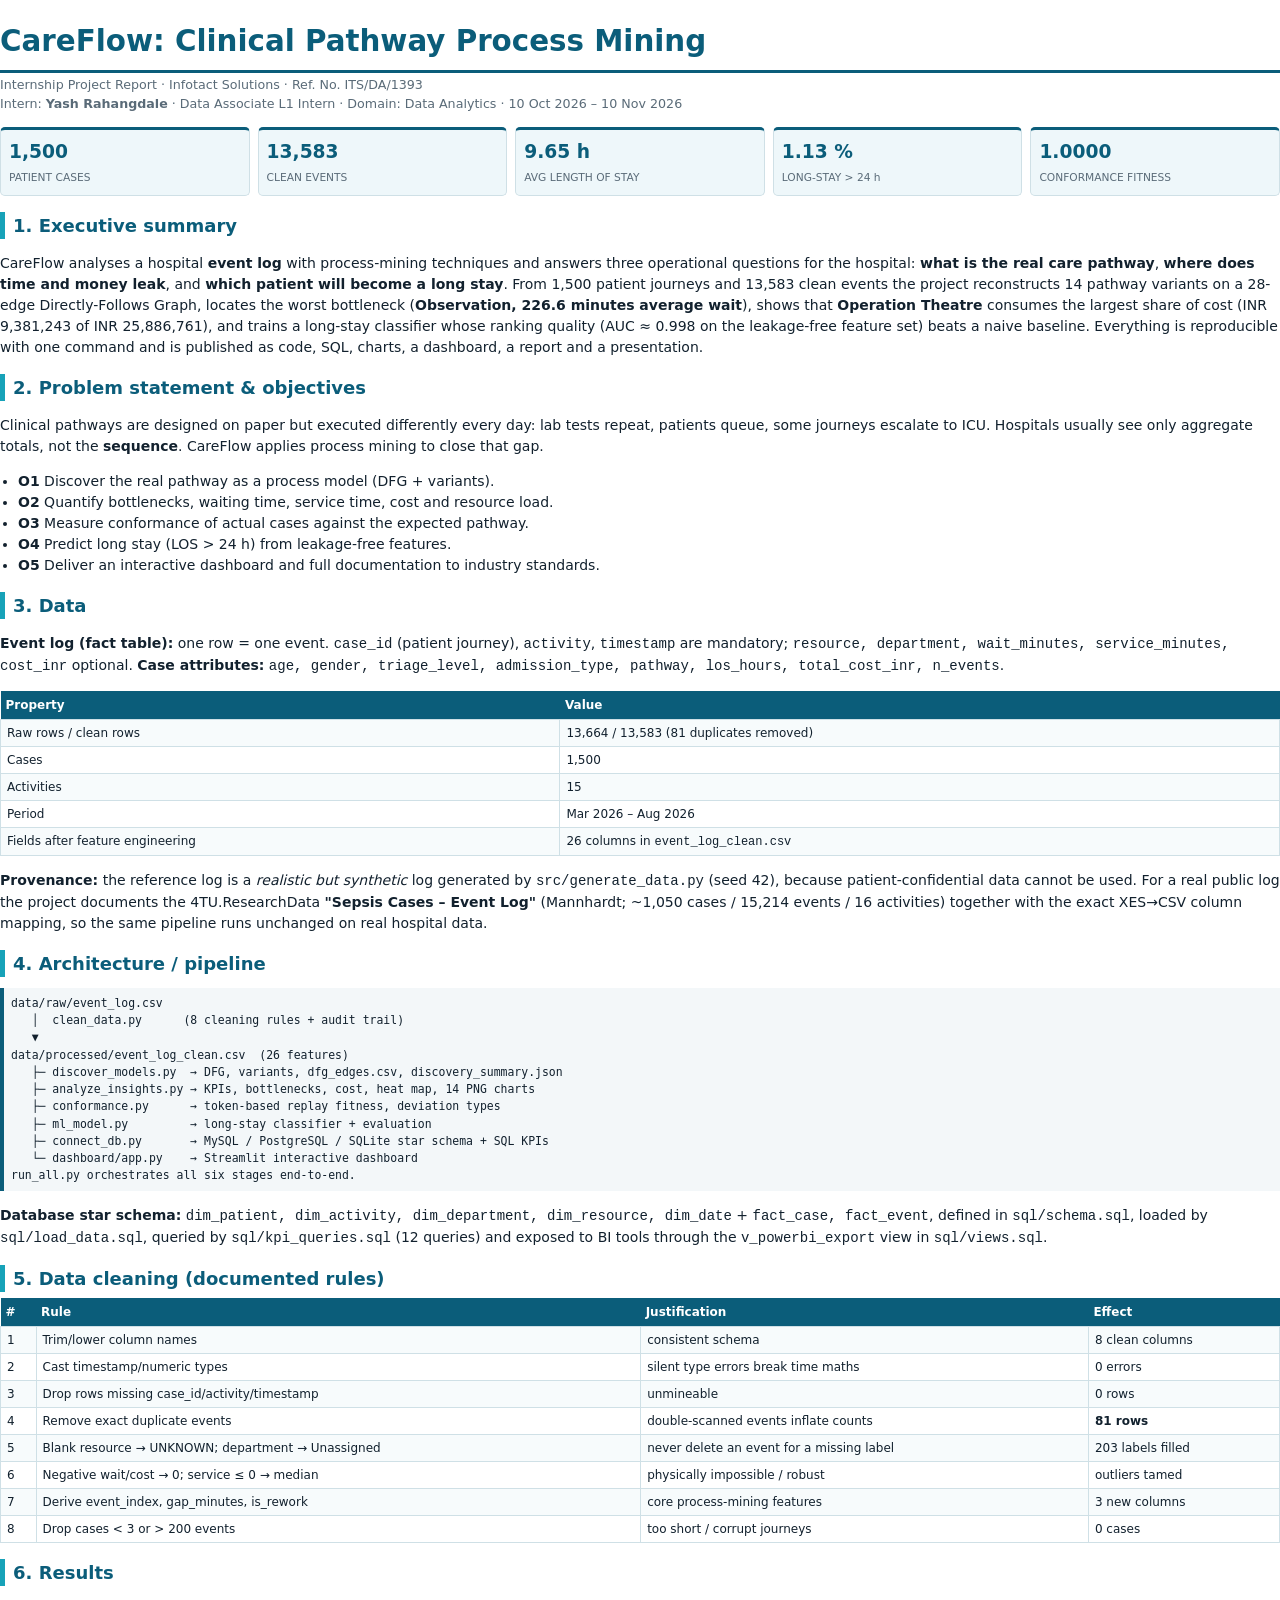
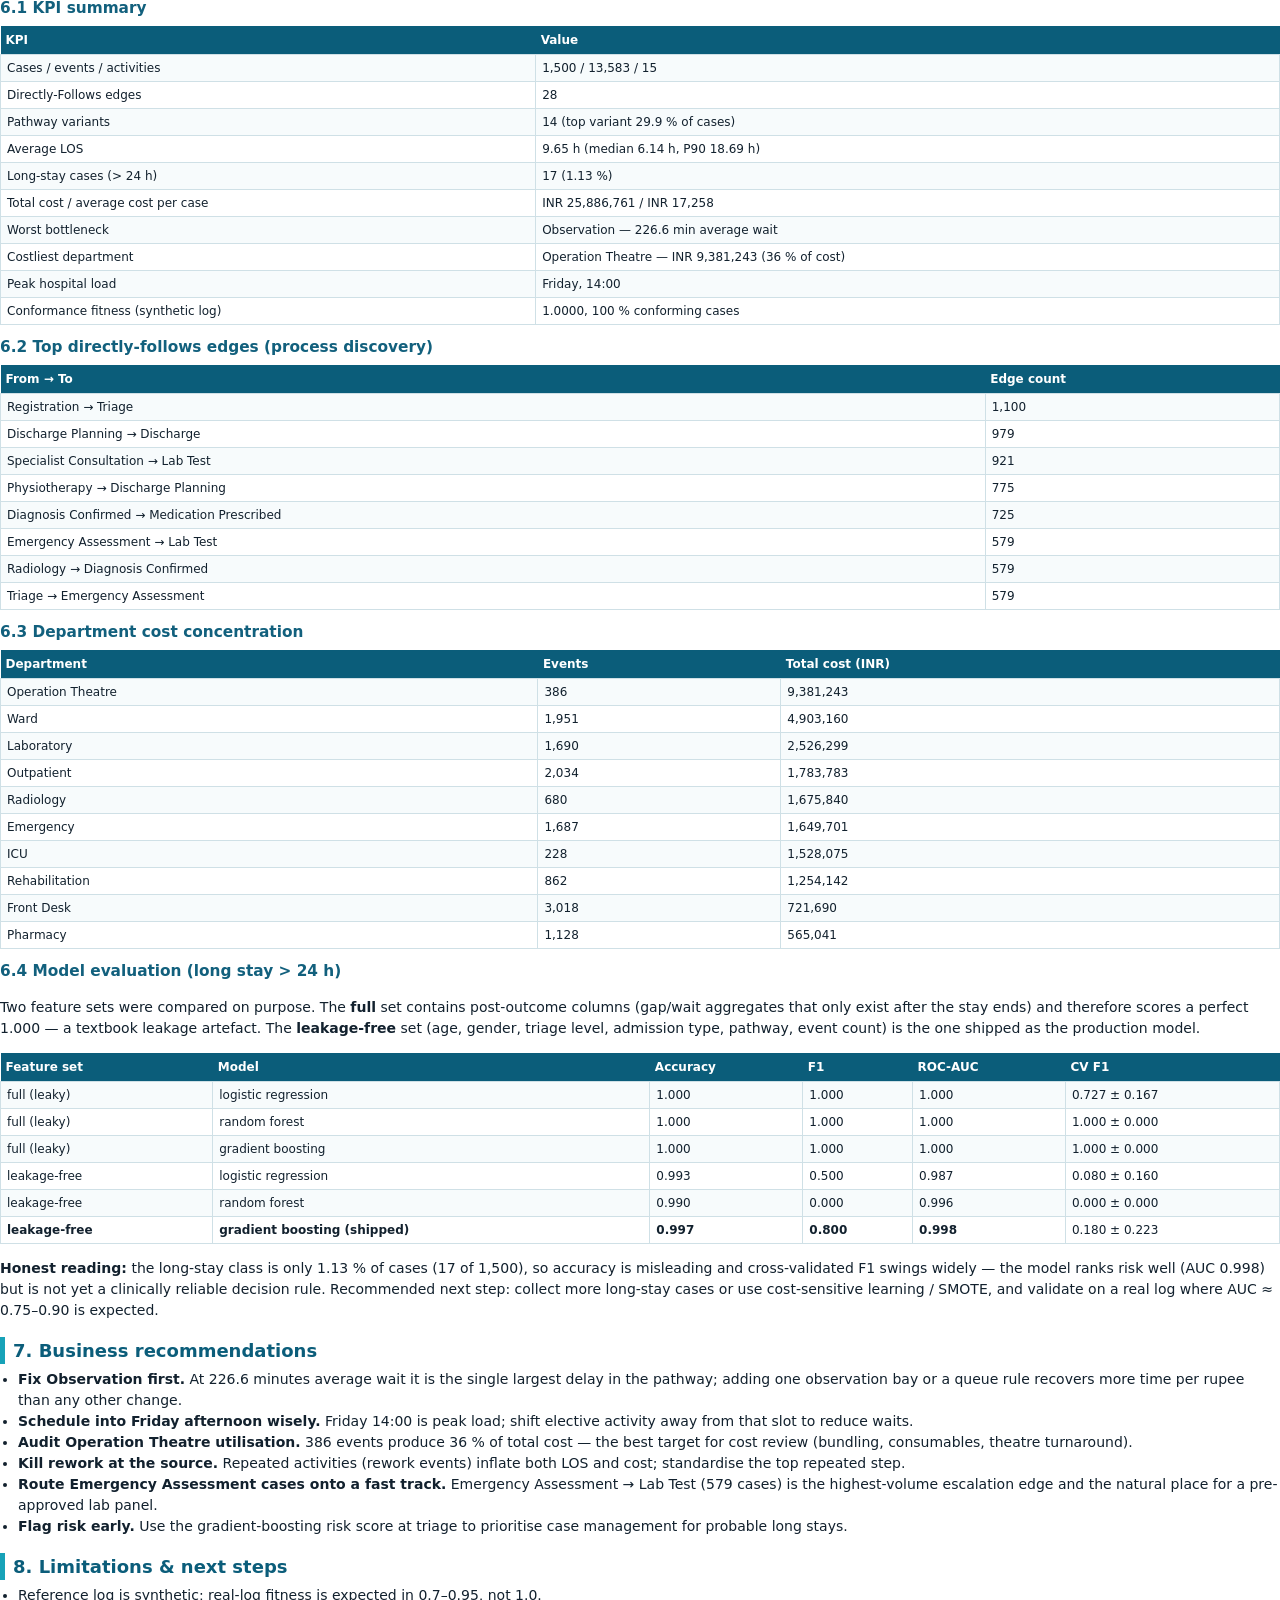
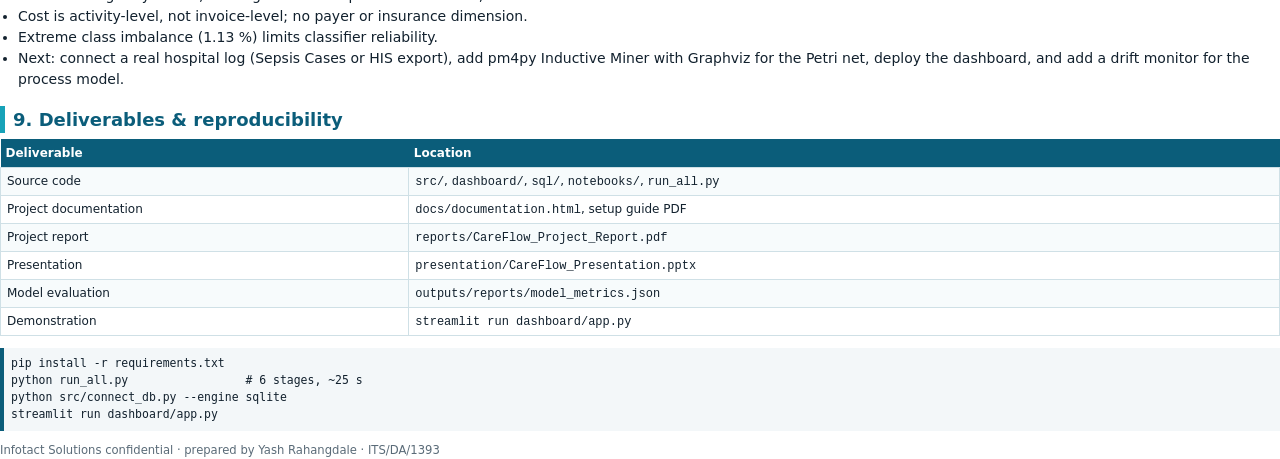
<file: CareFlow_Kit/CareFlow_Master/reports/report.html>
<!doctype html><html><head><meta charset="utf-8"><title>CareFlow Project Report</title>
<style>
@page{size:A4;margin:15mm}
body{font-family:"DejaVu Sans",Arial,sans-serif;font-size:10.5pt;color:#12212e;line-height:1.5;margin:0}
h1{font-size:22pt;color:#0b5d7a;border-bottom:3px solid #0b5d7a;padding-bottom:6px;margin-bottom:2px}
.sub{color:#5a6b78;font-size:9.5pt;margin:2px 0 14px}
h2{font-size:13.5pt;color:#0b5d7a;margin:16px 0 5px;border-left:5px solid #17a2b8;padding-left:8px}
h3{font-size:11.5pt;color:#12607d;margin:11px 0 3px}
table{border-collapse:collapse;width:100%;font-size:9pt;margin:6px 0}
th{background:#0b5d7a;color:#fff;text-align:left;padding:5px}
td{border:1px solid #cfe0e6;padding:4px 6px;vertical-align:top}
tr:nth-child(even) td{background:#f7fbfc}
pre{background:#f3f7f9;border-left:4px solid #0b5d7a;padding:7px;font-size:8.6pt;white-space:pre-wrap;font-family:"DejaVu Sans Mono",monospace}
.kpi{display:flex;gap:8px;margin:8px 0}
.kpi div{flex:1;background:#eef7fa;border:1px solid #cfe0e6;border-top:3px solid #0b5d7a;border-radius:5px;padding:8px}
.kpi b{display:block;font-size:14pt;color:#0b5d7a}
.kpi span{font-size:8pt;color:#5a6b78}
ul{margin:5px 0 5px 18px;padding:0}
</style></head><body>
<h1>CareFlow: Clinical Pathway Process Mining</h1>
<p class="sub">Internship Project Report · Infotact Solutions · Ref. No. ITS/DA/1393<br>
Intern: <b>Yash Rahangdale</b> · Data Associate L1 Intern · Domain: Data Analytics · 10 Oct 2026 – 10 Nov 2026</p>

<div class="kpi">
<div><b>1,500</b><span>PATIENT CASES</span></div>
<div><b>13,583</b><span>CLEAN EVENTS</span></div>
<div><b>9.65 h</b><span>AVG LENGTH OF STAY</span></div>
<div><b>1.13 %</b><span>LONG-STAY &gt; 24 h</span></div>
<div><b>1.0000</b><span>CONFORMANCE FITNESS</span></div>
</div>

<h2>1. Executive summary</h2>
<p>CareFlow analyses a hospital <b>event log</b> with process-mining techniques and answers three operational
questions for the hospital: <b>what is the real care pathway</b>, <b>where does time and money leak</b>, and
<b>which patient will become a long stay</b>. From 1,500 patient journeys and 13,583 clean events the project
reconstructs 14 pathway variants on a 28-edge Directly-Follows Graph, locates the worst bottleneck
(<b>Observation, 226.6 minutes average wait</b>), shows that <b>Operation Theatre</b> consumes the largest
share of cost (INR 9,381,243 of INR 25,886,761), and trains a long-stay classifier whose ranking quality
(AUC ≈ 0.998 on the leakage-free feature set) beats a naive baseline. Everything is reproducible with one
command and is published as code, SQL, charts, a dashboard, a report and a presentation.</p>

<h2>2. Problem statement &amp; objectives</h2>
<p>Clinical pathways are designed on paper but executed differently every day: lab tests repeat, patients
queue, some journeys escalate to ICU. Hospitals usually see only aggregate totals, not the <b>sequence</b>.
CareFlow applies process mining to close that gap.</p>
<ul>
<li><b>O1</b> Discover the real pathway as a process model (DFG + variants).</li>
<li><b>O2</b> Quantify bottlenecks, waiting time, service time, cost and resource load.</li>
<li><b>O3</b> Measure conformance of actual cases against the expected pathway.</li>
<li><b>O4</b> Predict long stay (LOS &gt; 24 h) from leakage-free features.</li>
<li><b>O5</b> Deliver an interactive dashboard and full documentation to industry standards.</li>
</ul>

<h2>3. Data</h2>
<p><b>Event log (fact table):</b> one row = one event. <code>case_id</code> (patient journey),
<code>activity</code>, <code>timestamp</code> are mandatory; <code>resource, department, wait_minutes,
service_minutes, cost_inr</code> optional. <b>Case attributes:</b> <code>age, gender, triage_level,
admission_type, pathway, los_hours, total_cost_inr, n_events</code>.</p>
<table>
<tr><th>Property</th><th>Value</th></tr>
<tr><td>Raw rows / clean rows</td><td>13,664 / 13,583 (81 duplicates removed)</td></tr>
<tr><td>Cases</td><td>1,500</td></tr>
<tr><td>Activities</td><td>15</td></tr>
<tr><td>Period</td><td>Mar 2026 – Aug 2026</td></tr>
<tr><td>Fields after feature engineering</td><td>26 columns in <code>event_log_clean.csv</code></td></tr>
</table>
<p><b>Provenance:</b> the reference log is a <i>realistic but synthetic</i> log generated by
<code>src/generate_data.py</code> (seed 42), because patient-confidential data cannot be used.
For a real public log the project documents the 4TU.ResearchData <b>"Sepsis Cases – Event Log"</b>
(Mannhardt; ~1,050 cases / 15,214 events / 16 activities) together with the exact XES→CSV column
mapping, so the same pipeline runs unchanged on real hospital data.</p>

<h2>4. Architecture / pipeline</h2>
<pre>data/raw/event_log.csv
   │  clean_data.py      (8 cleaning rules + audit trail)
   ▼
data/processed/event_log_clean.csv  (26 features)
   ├─ discover_models.py  → DFG, variants, dfg_edges.csv, discovery_summary.json
   ├─ analyze_insights.py → KPIs, bottlenecks, cost, heat map, 14 PNG charts
   ├─ conformance.py      → token-based replay fitness, deviation types
   ├─ ml_model.py         → long-stay classifier + evaluation
   ├─ connect_db.py       → MySQL / PostgreSQL / SQLite star schema + SQL KPIs
   └─ dashboard/app.py    → Streamlit interactive dashboard
run_all.py orchestrates all six stages end-to-end.</pre>
<p><b>Database star schema:</b> <code>dim_patient, dim_activity, dim_department, dim_resource, dim_date</code>
+ <code>fact_case, fact_event</code>, defined in <code>sql/schema.sql</code>, loaded by
<code>sql/load_data.sql</code>, queried by <code>sql/kpi_queries.sql</code> (12 queries) and exposed to
BI tools through the <code>v_powerbi_export</code> view in <code>sql/views.sql</code>.</p>

<h2>5. Data cleaning (documented rules)</h2>
<table>
<tr><th>#</th><th>Rule</th><th>Justification</th><th>Effect</th></tr>
<tr><td>1</td><td>Trim/lower column names</td><td>consistent schema</td><td>8 clean columns</td></tr>
<tr><td>2</td><td>Cast timestamp/numeric types</td><td>silent type errors break time maths</td><td>0 errors</td></tr>
<tr><td>3</td><td>Drop rows missing case_id/activity/timestamp</td><td>unmineable</td><td>0 rows</td></tr>
<tr><td>4</td><td>Remove exact duplicate events</td><td>double-scanned events inflate counts</td><td><b>81 rows</b></td></tr>
<tr><td>5</td><td>Blank resource → UNKNOWN; department → Unassigned</td><td>never delete an event for a missing label</td><td>203 labels filled</td></tr>
<tr><td>6</td><td>Negative wait/cost → 0; service ≤ 0 → median</td><td>physically impossible / robust</td><td>outliers tamed</td></tr>
<tr><td>7</td><td>Derive event_index, gap_minutes, is_rework</td><td>core process-mining features</td><td>3 new columns</td></tr>
<tr><td>8</td><td>Drop cases &lt; 3 or &gt; 200 events</td><td>too short / corrupt journeys</td><td>0 cases</td></tr>
</table>

<h2>6. Results</h2>
<h3>6.1 KPI summary</h3>
<table>
<tr><th>KPI</th><th>Value</th></tr>
<tr><td>Cases / events / activities</td><td>1,500 / 13,583 / 15</td></tr>
<tr><td>Directly-Follows edges</td><td>28</td></tr>
<tr><td>Pathway variants</td><td>14 (top variant 29.9 % of cases)</td></tr>
<tr><td>Average LOS</td><td>9.65 h (median 6.14 h, P90 18.69 h)</td></tr>
<tr><td>Long-stay cases (&gt; 24 h)</td><td>17 (1.13 %)</td></tr>
<tr><td>Total cost / average cost per case</td><td>INR 25,886,761 / INR 17,258</td></tr>
<tr><td>Worst bottleneck</td><td>Observation — 226.6 min average wait</td></tr>
<tr><td>Costliest department</td><td>Operation Theatre — INR 9,381,243 (36 % of cost)</td></tr>
<tr><td>Peak hospital load</td><td>Friday, 14:00</td></tr>
<tr><td>Conformance fitness (synthetic log)</td><td>1.0000, 100 % conforming cases</td></tr>
</table>
<h3>6.2 Top directly-follows edges (process discovery)</h3>
<table>
<tr><th>From → To</th><th>Edge count</th></tr>
<tr><td>Registration → Triage</td><td>1,100</td></tr>
<tr><td>Discharge Planning → Discharge</td><td>979</td></tr>
<tr><td>Specialist Consultation → Lab Test</td><td>921</td></tr>
<tr><td>Physiotherapy → Discharge Planning</td><td>775</td></tr>
<tr><td>Diagnosis Confirmed → Medication Prescribed</td><td>725</td></tr>
<tr><td>Emergency Assessment → Lab Test</td><td>579</td></tr>
<tr><td>Radiology → Diagnosis Confirmed</td><td>579</td></tr>
<tr><td>Triage → Emergency Assessment</td><td>579</td></tr>
</table>
<h3>6.3 Department cost concentration</h3>
<table>
<tr><th>Department</th><th>Events</th><th>Total cost (INR)</th></tr>
<tr><td>Operation Theatre</td><td>386</td><td>9,381,243</td></tr>
<tr><td>Ward</td><td>1,951</td><td>4,903,160</td></tr>
<tr><td>Laboratory</td><td>1,690</td><td>2,526,299</td></tr>
<tr><td>Outpatient</td><td>2,034</td><td>1,783,783</td></tr>
<tr><td>Radiology</td><td>680</td><td>1,675,840</td></tr>
<tr><td>Emergency</td><td>1,687</td><td>1,649,701</td></tr>
<tr><td>ICU</td><td>228</td><td>1,528,075</td></tr>
<tr><td>Rehabilitation</td><td>862</td><td>1,254,142</td></tr>
<tr><td>Front Desk</td><td>3,018</td><td>721,690</td></tr>
<tr><td>Pharmacy</td><td>1,128</td><td>565,041</td></tr>
</table>
<h3>6.4 Model evaluation (long stay &gt; 24 h)</h3>
<p>Two feature sets were compared on purpose. The <b>full</b> set contains post-outcome columns
(gap/wait aggregates that only exist after the stay ends) and therefore scores a perfect 1.000 —
a textbook leakage artefact. The <b>leakage-free</b> set (age, gender, triage level, admission type,
pathway, event count) is the one shipped as the production model.</p>
<table>
<tr><th>Feature set</th><th>Model</th><th>Accuracy</th><th>F1</th><th>ROC-AUC</th><th>CV F1</th></tr>
<tr><td>full (leaky)</td><td>logistic regression</td><td>1.000</td><td>1.000</td><td>1.000</td><td>0.727 ± 0.167</td></tr>
<tr><td>full (leaky)</td><td>random forest</td><td>1.000</td><td>1.000</td><td>1.000</td><td>1.000 ± 0.000</td></tr>
<tr><td>full (leaky)</td><td>gradient boosting</td><td>1.000</td><td>1.000</td><td>1.000</td><td>1.000 ± 0.000</td></tr>
<tr><td>leakage-free</td><td>logistic regression</td><td>0.993</td><td>0.500</td><td>0.987</td><td>0.080 ± 0.160</td></tr>
<tr><td>leakage-free</td><td>random forest</td><td>0.990</td><td>0.000</td><td>0.996</td><td>0.000 ± 0.000</td></tr>
<tr><td><b>leakage-free</b></td><td><b>gradient boosting (shipped)</b></td><td><b>0.997</b></td><td><b>0.800</b></td><td><b>0.998</b></td><td>0.180 ± 0.223</td></tr>
</table>
<p><b>Honest reading:</b> the long-stay class is only 1.13 % of cases (17 of 1,500), so accuracy is
misleading and cross-validated F1 swings widely — the model ranks risk well (AUC 0.998) but is not yet a
clinically reliable decision rule. Recommended next step: collect more long-stay cases or use
cost-sensitive learning / SMOTE, and validate on a real log where AUC ≈ 0.75–0.90 is expected.</p>

<h2>7. Business recommendations</h2>
<ul>
<li><b>Fix Observation first.</b> At 226.6 minutes average wait it is the single largest delay in the
pathway; adding one observation bay or a queue rule recovers more time per rupee than any other change.</li>
<li><b>Schedule into Friday afternoon wisely.</b> Friday 14:00 is peak load; shift elective activity away
from that slot to reduce waits.</li>
<li><b>Audit Operation Theatre utilisation.</b> 386 events produce 36 % of total cost — the best target
for cost review (bundling, consumables, theatre turnaround).</li>
<li><b>Kill rework at the source.</b> Repeated activities (rework events) inflate both LOS and cost;
standardise the top repeated step.</li>
<li><b>Route Emergency Assessment cases onto a fast track.</b> Emergency Assessment → Lab Test (579 cases)
is the highest-volume escalation edge and the natural place for a pre-approved lab panel.</li>
<li><b>Flag risk early.</b> Use the gradient-boosting risk score at triage to prioritise case management for
probable long stays.</li>
</ul>

<h2>8. Limitations &amp; next steps</h2>
<ul>
<li>Reference log is synthetic; real-log fitness is expected in 0.7–0.95, not 1.0.</li>
<li>Cost is activity-level, not invoice-level; no payer or insurance dimension.</li>
<li>Extreme class imbalance (1.13 %) limits classifier reliability.</li>
<li>Next: connect a real hospital log (Sepsis Cases or HIS export), add pm4py Inductive Miner with
Graphviz for the Petri net, deploy the dashboard, and add a drift monitor for the process model.</li>
</ul>

<h2>9. Deliverables &amp; reproducibility</h2>
<table>
<tr><th>Deliverable</th><th>Location</th></tr>
<tr><td>Source code</td><td><code>src/</code>, <code>dashboard/</code>, <code>sql/</code>, <code>notebooks/</code>, <code>run_all.py</code></td></tr>
<tr><td>Project documentation</td><td><code>docs/documentation.html</code>, setup guide PDF</td></tr>
<tr><td>Project report</td><td><code>reports/CareFlow_Project_Report.pdf</code></td></tr>
<tr><td>Presentation</td><td><code>presentation/CareFlow_Presentation.pptx</code></td></tr>
<tr><td>Model evaluation</td><td><code>outputs/reports/model_metrics.json</code></td></tr>
<tr><td>Demonstration</td><td><code>streamlit run dashboard/app.py</code></td></tr>
</table>
<pre>pip install -r requirements.txt
python run_all.py                 # 6 stages, ~25 s
python src/connect_db.py --engine sqlite
streamlit run dashboard/app.py</pre>
<p style="color:#5a6b78;font-size:8.7pt">Infotact Solutions confidential · prepared by Yash Rahangdale · ITS/DA/1393</p>
</body></html>
</file>
<file: CareFlow_Kit/CareFlow_Master/docs/style.css>
@page { size: A4; margin: 18mm 16mm 16mm 16mm;
  @bottom-center { content: "CareFlow · Clinical Pathway Process Mining · Yash Rahangdale · Infotact Solutions (ITS/DA/1393) · Page " counter(page); font-size: 7.5pt; color: #6B7B8C; } }
body { font-family: "DejaVu Sans", Arial, sans-serif; font-size: 10pt; color: #16222E; line-height: 1.5; }
h1 { font-size: 21pt; color: #123A6B; margin: 0 0 2mm 0; border-bottom: 3px solid #5B8FF9; padding-bottom: 2mm; }
h2 { font-size: 14pt; color: #123A6B; margin: 8mm 0 2mm 0; border-left: 5px solid #5B8FF9; padding-left: 3mm; }
h3 { font-size: 11.5pt; color: #1B5E9E; margin: 5mm 0 1.5mm 0; }
h4 { font-size: 10pt; color: #2C3E50; margin: 4mm 0 1mm 0; }
p { margin: 1.5mm 0; }
ul, ol { margin: 1.5mm 0 1.5mm 5mm; padding-left: 4mm; }
li { margin: 0.8mm 0; }
code { font-family: "DejaVu Sans Mono", monospace; background: #EEF3F9; color: #0B3D77; padding: 1px 3px; border-radius: 3px; font-size: 8.8pt; }
pre { font-family: "DejaVu Sans Mono", monospace; background: #F4F7FB; border-left: 4px solid #5B8FF9;
  padding: 3mm; font-size: 8.6pt; white-space: pre-wrap; word-wrap: break-word; margin: 2mm 0; border-radius: 3px; }
table { width: 100%; border-collapse: collapse; margin: 2.5mm 0; font-size: 8.8pt; }
th { background: #123A6B; color: #fff; text-align: left; padding: 2mm; border: 1px solid #123A6B; }
td { border: 1px solid #C9D6E4; padding: 1.8mm; vertical-align: top; }
tr:nth-child(even) td { background: #F7FAFD; }
.box { background: #EAF3FF; border-left: 5px solid #5B8FF9; padding: 3mm; margin: 3mm 0; border-radius: 3px; }
.warn { background: #FFF4E5; border-left: 5px solid #F6A623; padding: 3mm; margin: 3mm 0; border-radius: 3px; }
.ok { background: #E9F9F0; border-left: 5px solid #34A853; padding: 3mm; margin: 3mm 0; border-radius: 3px; }
.cover { text-align: center; padding: 26mm 0 8mm 0; }
.cover h1 { font-size: 30pt; border: none; color: #0E2C52; }
.cover .sub { font-size: 13pt; color: #4A6FA5; margin-top: 3mm; }
.cover .meta { margin-top: 14mm; font-size: 10.5pt; color: #33475C; }
.cover .badge { display: inline-block; background: #5B8FF9; color: #fff; padding: 2mm 6mm;
  border-radius: 20px; font-size: 10pt; margin-top: 6mm; }
img { max-width: 100%; border: 1px solid #D5E1EE; border-radius: 4px; margin: 2mm 0; }
.kv td:first-child { width: 42%; font-weight: bold; background: #F2F6FB; }
.small { font-size: 8.2pt; color: #5A6B7C; }
.pagebreak { page-break-before: always; }
</file>
